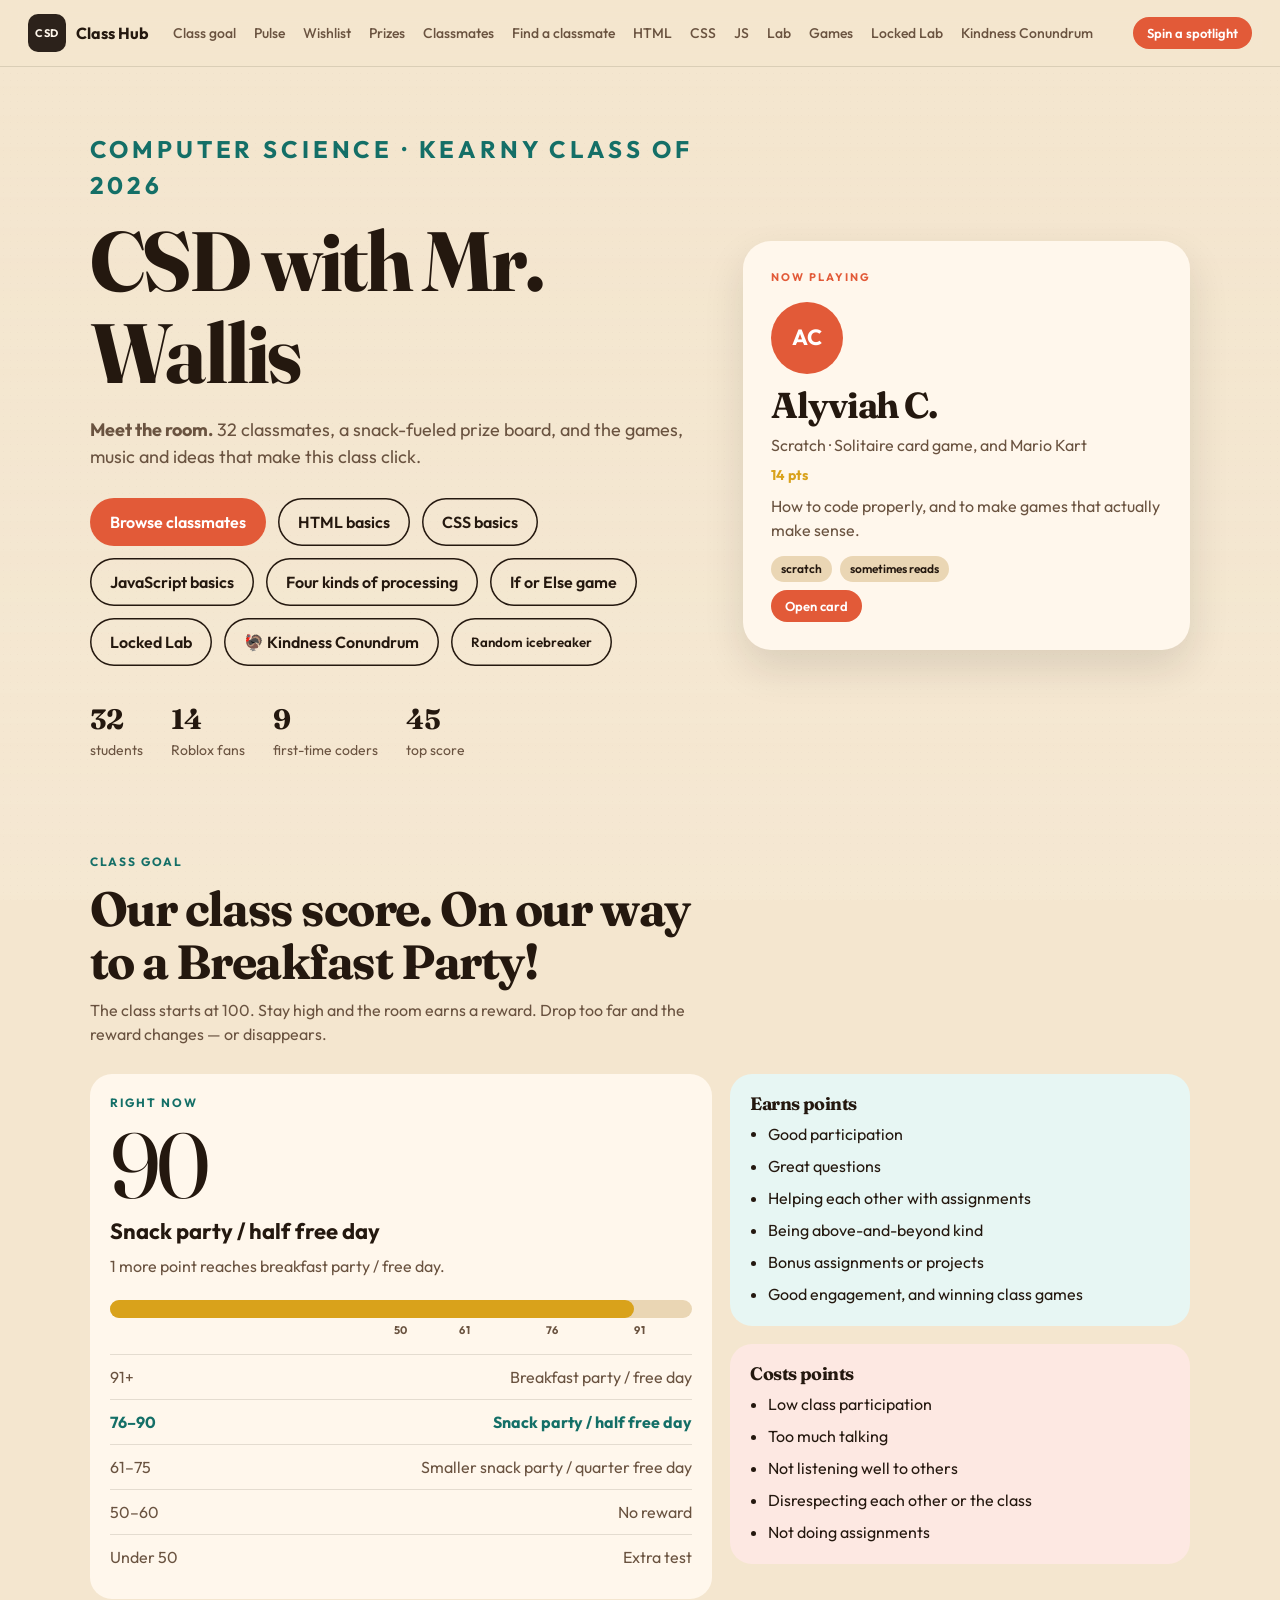
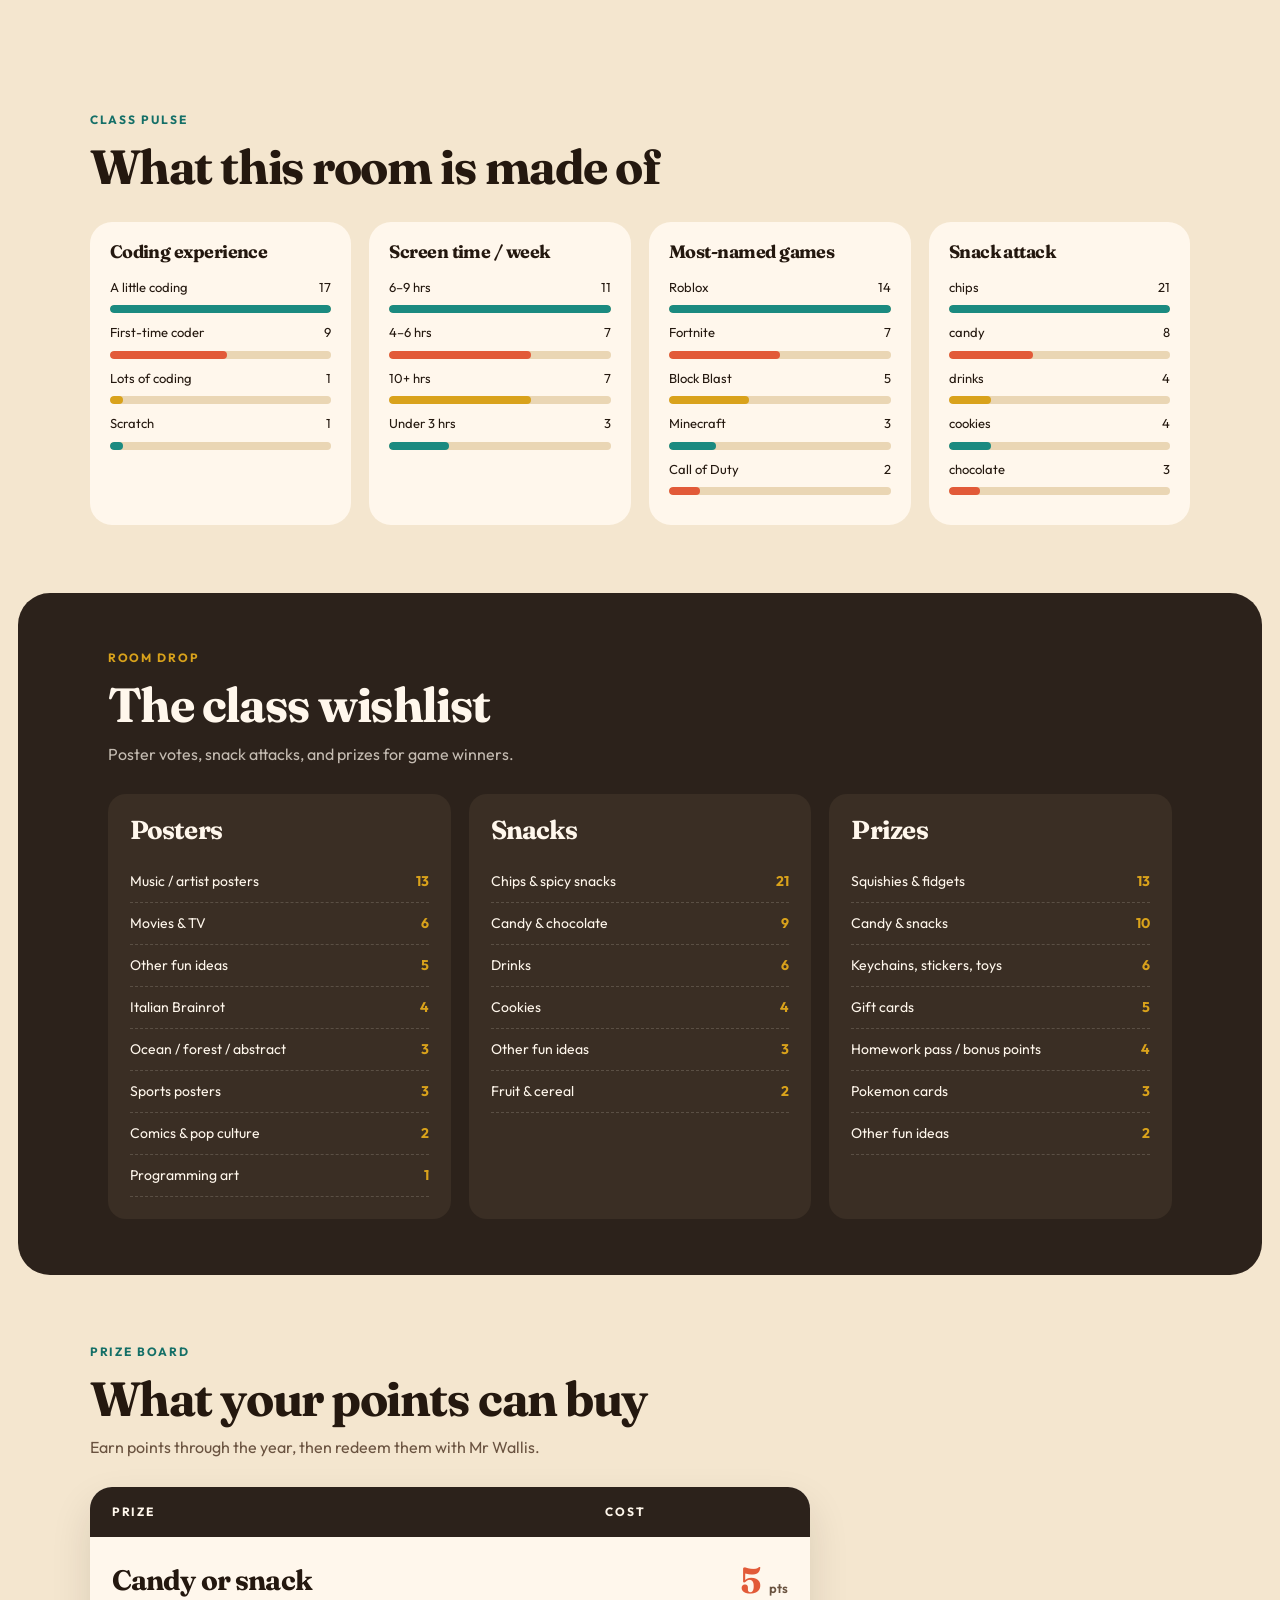
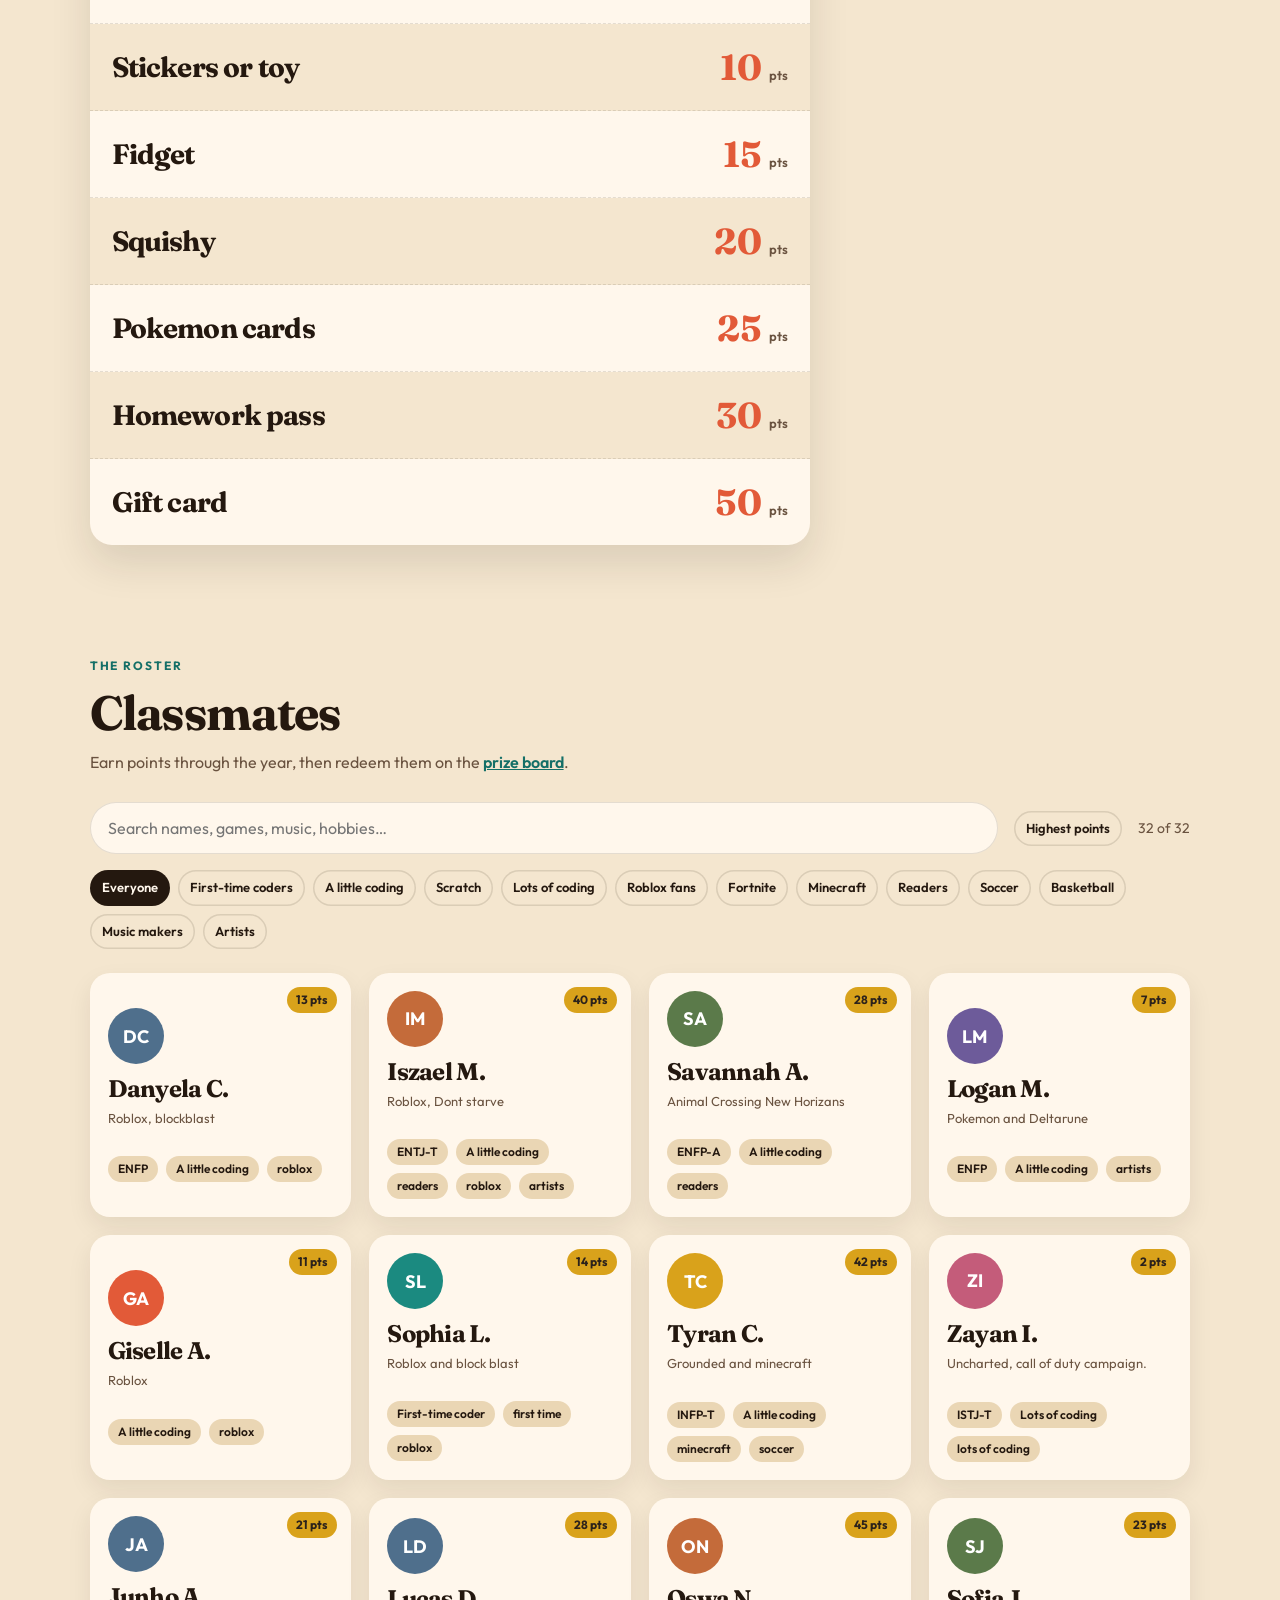
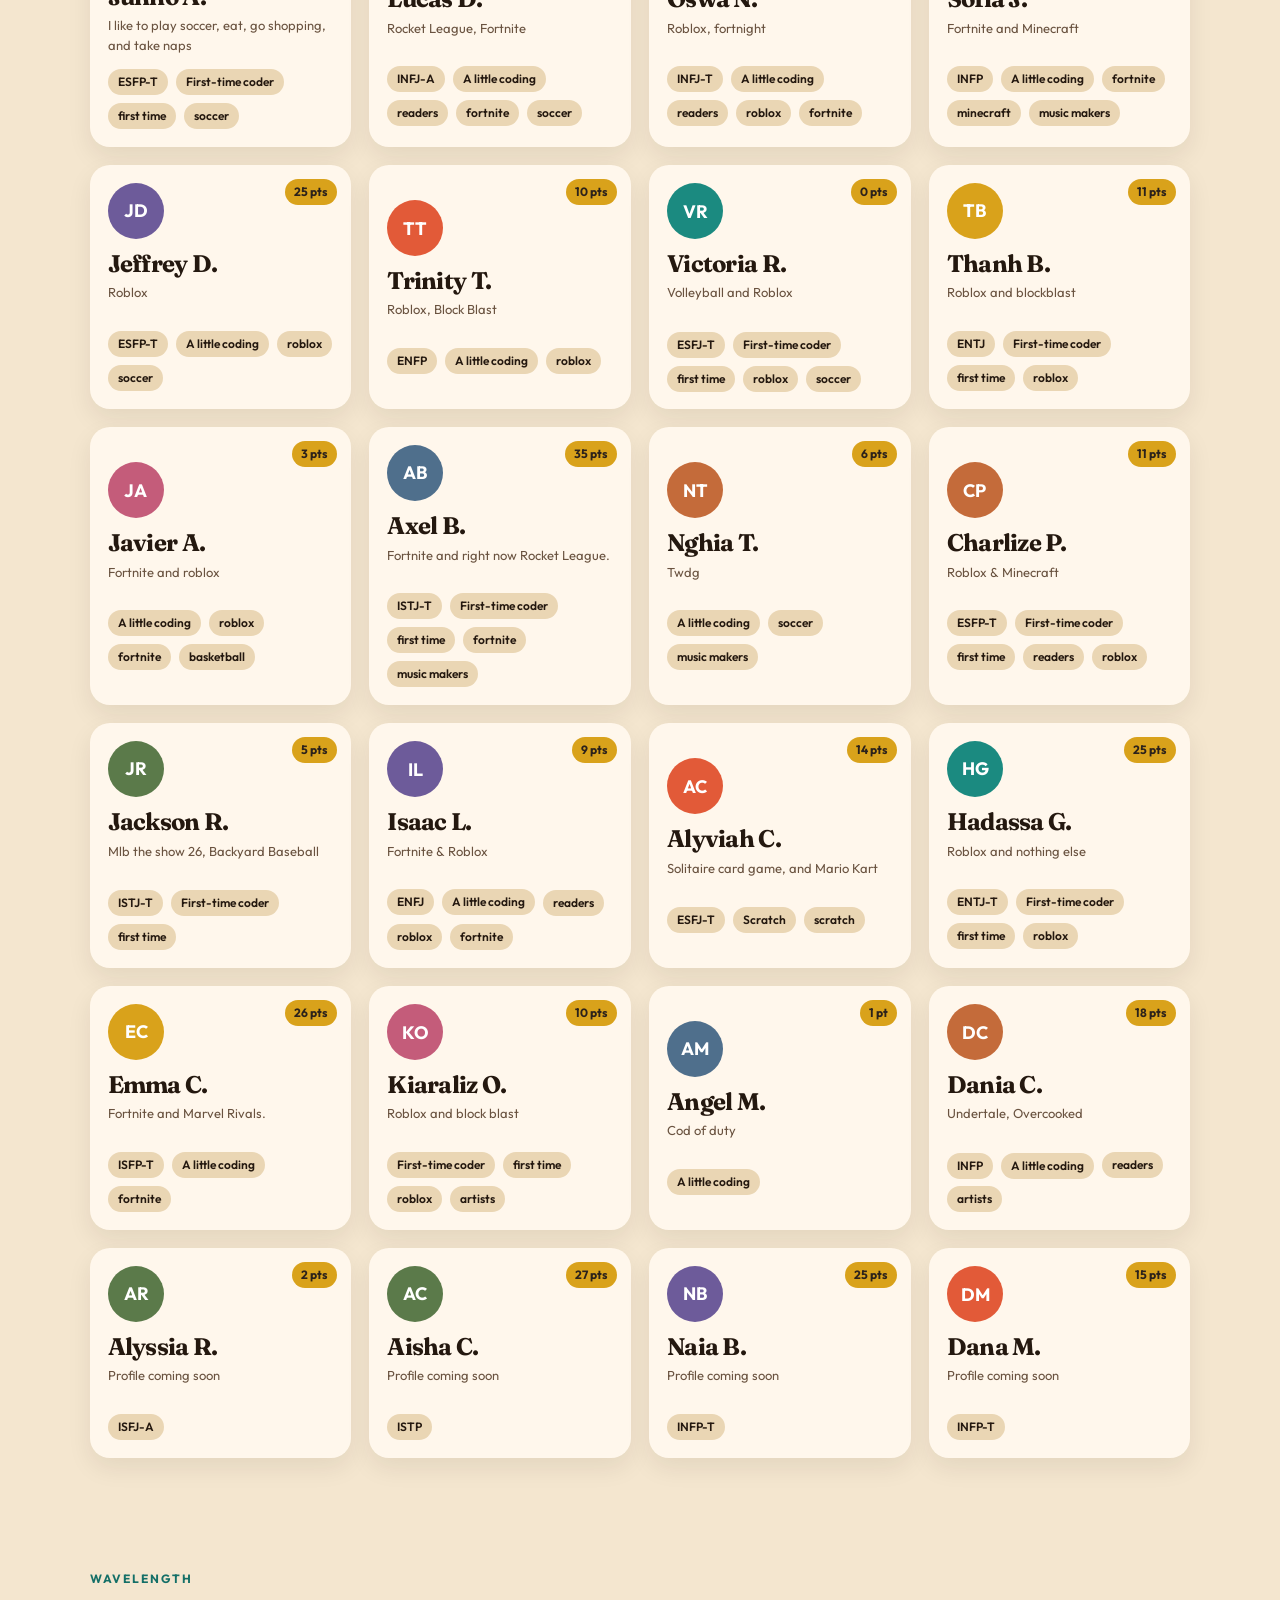
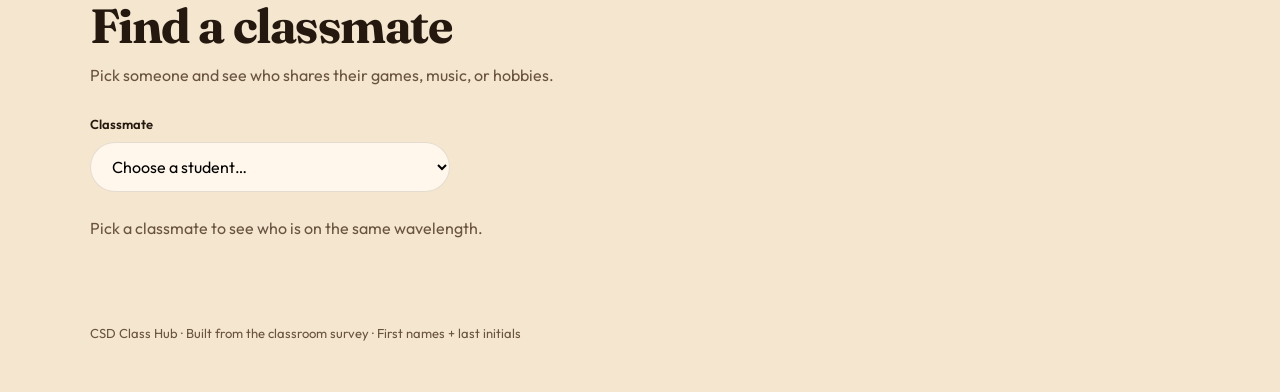
<file: index.html>
<!doctype html>
<html lang="en">
  <head>
    <meta charset="UTF-8" />
    <meta name="viewport" content="width=device-width, initial-scale=1" />
    <title>CSD Class Hub</title>
    <link rel="preconnect" href="https://fonts.googleapis.com" />
    <link rel="preconnect" href="https://fonts.gstatic.com" crossorigin />
    <link
      href="https://fonts.googleapis.com/css2?family=Fraunces:opsz,wght@9..144,500;9..144,700&family=Outfit:wght@400;500;600;700&display=swap"
      rel="stylesheet"
    />
    <link rel="stylesheet" href="styles.css" />
  </head>
  <body>
    <div class="paper-grain" aria-hidden="true"></div>

    <header class="topbar">
      <a class="brand" href="#top">
        <span class="brand-mark" aria-hidden="true">CSD</span>
        <span class="brand-text">Class Hub</span>
      </a>
      <nav class="nav">
        <a href="#goals">Class goal</a>
        <a href="#pulse">Pulse</a>
        <a href="#wishlist">Wishlist</a>
        <a href="#prizes">Prizes</a>
        <a href="#classmates">Classmates</a>
        <a href="#match">Find a classmate</a>
        <a href="html.html">HTML</a>
        <a href="css.html">CSS</a>
        <a href="js.html">JS</a>
        <a href="lab.html">Lab</a>
        <a href="games.html">Games</a>
        <a href="escape.html">Locked Lab</a>
        <a href="kindness.html">Kindness Conundrum</a>
      </nav>
      <a class="btn btn-tiny btn-ghost topbar-extra" href="html.html">HTML</a>
      <a class="btn btn-tiny btn-ghost topbar-extra" href="css.html">CSS</a>
      <a class="btn btn-tiny btn-ghost topbar-extra" href="js.html">JS</a>
      <a class="btn btn-tiny btn-ghost topbar-extra" href="lab.html">Lab</a>
      <a class="btn btn-tiny btn-ghost topbar-extra" href="games.html">Games</a>
      <a class="btn btn-tiny btn-ghost topbar-extra" href="escape.html">Locked Lab</a>
      <a class="btn btn-tiny btn-ghost topbar-extra" href="kindness.html">Kindness Conundrum</a>
      <span id="points-tools" class="points-tools" hidden>
        <button class="btn btn-tiny btn-ghost" type="button" data-points-export>
          Export points
        </button>
        <button class="btn btn-tiny btn-ghost" type="button" data-points-import>
          Import points
        </button>
      </span>
      <!-- <button class="btn btn-tiny teacher-btn" type="button" data-teacher id="teacher-btn">
        Teacher Test
      </button> -->
      <button class="btn btn-tiny" type="button" data-spotlight>Spin a spotlight</button>
      <input id="points-import" type="file" accept="application/json" hidden />
    </header>

    <!-- testting commit -->

    <main id="top">
      <section class="hero">
        <div class="hero-copy">
          <p class="kicker" style="font-size: 1.5rem">Computer Science · Kearny Class of 2026</p>
          <h1>CSD with Mr. Wallis</h1>
          <p class="lede">
            <strong>Meet the room.</strong> 32 classmates, a snack-fueled prize board, and the
            games, music and ideas that make this class click.
          </p>
          <div class="hero-actions">
            <a class="btn btn-primary" href="#classmates">Browse classmates</a>
            <a class="btn btn-ghost" href="html.html">HTML basics</a>
            <a class="btn btn-ghost" href="css.html">CSS basics</a>
            <a class="btn btn-ghost" href="js.html">JavaScript basics</a>
            <a class="btn btn-ghost" href="lab.html">Four kinds of processing</a>
            <a class="btn btn-ghost" href="games.html">If or Else game</a>
            <a class="btn btn-ghost" href="escape.html">Locked Lab</a>
            <a class="btn btn-ghost" href="kindness.html">🦃 Kindness Conundrum</a>
            <button class="btn btn-ghost" type="button" data-spotlight>Random icebreaker</button>
          </div>
          <ul class="hero-stats">
            <li><strong id="stat-count">32</strong> students</li>
            <li><strong id="stat-roblox">0</strong> Roblox fans</li>
            <li><strong id="stat-first">0</strong> first-time coders</li>
            <li><strong id="stat-points">0</strong> top score</li>
          </ul>
        </div>

        <article class="spotlight" id="spotlight" aria-live="polite">
          <p class="spotlight-label">Now playing</p>
          <div class="spotlight-avatar" id="spotlight-avatar">??</div>
          <h2 id="spotlight-name">Loading…</h2>
          <p class="spotlight-meta" id="spotlight-meta"></p>
          <p class="spotlight-points" id="spotlight-points"></p>
          <p class="spotlight-blurb" id="spotlight-blurb"></p>
          <div class="chip-row" id="spotlight-chips"></div>
          <button class="btn btn-small" type="button" id="spotlight-open">Open card</button>
        </article>
      </section>

      <section class="section" id="goals">
        <div class="section-head">
          <p class="kicker">Class goal</p>
          <h2>Our class score. On our way to a Breakfast Party!</h2>
          <p>
            The class starts at 100. Stay high and the room earns a reward. Drop too far and the
            reward changes — or disappears.
          </p>
        </div>
        <div class="goal-layout">
          <article class="panel goal-now">
            <p class="kicker">Right now</p>
            <p class="goal-score" id="goal-score">100</p>
            <p class="goal-reward" id="goal-reward">Breakfast party / free day</p>
            <p class="goal-note" id="goal-note"></p>
            <div class="goal-meter" aria-hidden="true">
              <div class="goal-meter-fill" id="goal-meter-fill"></div>
              <span class="goal-tick" style="left: 50%">50</span>
              <span class="goal-tick" style="left: 61%">61</span>
              <span class="goal-tick" style="left: 76%">76</span>
              <span class="goal-tick" style="left: 91%">91</span>
            </div>
            <ol class="goal-ladder" id="goal-ladder"></ol>
          </article>
          <div class="goal-charts">
            <article class="panel goal-chart goal-earn">
              <h3>Earns points</h3>
              <ul>
                <li>Good participation</li>
                <li>Great questions</li>
                <li>Helping each other with assignments</li>
                <li>Being above-and-beyond kind</li>
                <li>Bonus assignments or projects</li>
                <li>Good engagement, and winning class games</li>
              </ul>
            </article>
            <article class="panel goal-chart goal-cost">
              <h3>Costs points</h3>
              <ul>
                <li>Low class participation</li>
                <li>Too much talking</li>
                <li>Not listening well to others</li>
                <li>Disrespecting each other or the class</li>
                <li>Not doing assignments</li>
              </ul>
            </article>
          </div>
        </div>
      </section>

      <section class="section" id="pulse">
        <div class="section-head">
          <p class="kicker">Class pulse</p>
          <h2>What this room is made of</h2>
        </div>
        <div class="pulse-grid" id="pulse-grid"></div>
      </section>

      <section class="section wishlist-section" id="wishlist">
        <div class="section-head invert">
          <p class="kicker">Room drop</p>
          <h2>The class wishlist</h2>
          <p>Poster votes, snack attacks, and prizes for game winners.</p>
        </div>
        <div class="wishlist-grid" id="wishlist-grid"></div>
      </section>

      <section class="section" id="prizes">
        <div class="section-head">
          <p class="kicker">Prize board</p>
          <h2>What your points can buy</h2>
          <p>Earn points through the year, then redeem them with Mr Wallis.</p>
        </div>
        <div id="prize-grid"></div>
      </section>

      <section class="section" id="classmates">
        <div class="section-head">
          <p class="kicker">The roster</p>
          <h2>Classmates</h2>
          <p>
            Earn points through the year, then redeem them on the
            <a href="#prizes">prize board</a>.
          </p>
        </div>
        <div class="toolbar">
          <label class="search">
            <span class="sr-only">Search classmates</span>
            <input
              id="search"
              type="search"
              placeholder="Search names, games, music, hobbies…"
              autocomplete="off"
            />
          </label>
          <button class="filter-btn" type="button" data-sort="points" id="sort-points">
            Highest points
          </button>
          <p class="result-count" id="result-count"></p>
        </div>
        <div class="filters" id="filters" role="tablist" aria-label="Filters"></div>
        <div class="card-grid" id="card-grid"></div>
      </section>

      <section class="section match-section" id="match">
        <div class="section-head">
          <p class="kicker">Wavelength</p>
          <h2>Find a classmate</h2>
          <p>Pick someone and see who shares their games, music, or hobbies.</p>
        </div>
        <div class="match-controls">
          <label>
            <span>Classmate</span>
            <select id="match-select">
              <option value="">Choose a student…</option>
            </select>
          </label>
        </div>
        <div id="match-results" class="match-results"></div>
      </section>
    </main>

    <footer class="footer">
      <p>CSD Class Hub · Built from the classroom survey · First names + last initials</p>
    </footer>

    <dialog class="modal" id="modal">
      <div class="modal-inner">
        <button class="modal-close" type="button" id="modal-close" aria-label="Close">×</button>
        <div id="modal-body"></div>
      </div>
    </dialog>

    <dialog class="modal" id="teacher-dialog">
      <div class="modal-inner">
        <button class="modal-close" type="button" id="teacher-dialog-close" aria-label="Close">
          ×
        </button>
        <form id="teacher-form">
          <p class="kicker">Scorekeeper</p>
          <h2 id="teacher-dialog-title">Teacher unlock</h2>
          <p class="lede" id="teacher-dialog-copy">Enter your PIN to award and redeem points.</p>
          <label class="teacher-pin-field">
            <span class="sr-only">PIN</span>
            <input
              id="teacher-pin"
              type="password"
              inputmode="numeric"
              autocomplete="off"
              minlength="4"
              required
            />
          </label>
          <button class="btn btn-primary" type="submit" id="teacher-submit">Unlock</button>
        </form>
      </div>
    </dialog>

    <script src="class-goal.js"></script>
    <script src="data.js"></script>
    <script src="points.js"></script>
    <script src="app.js"></script>
  </body>
</html>
</file>
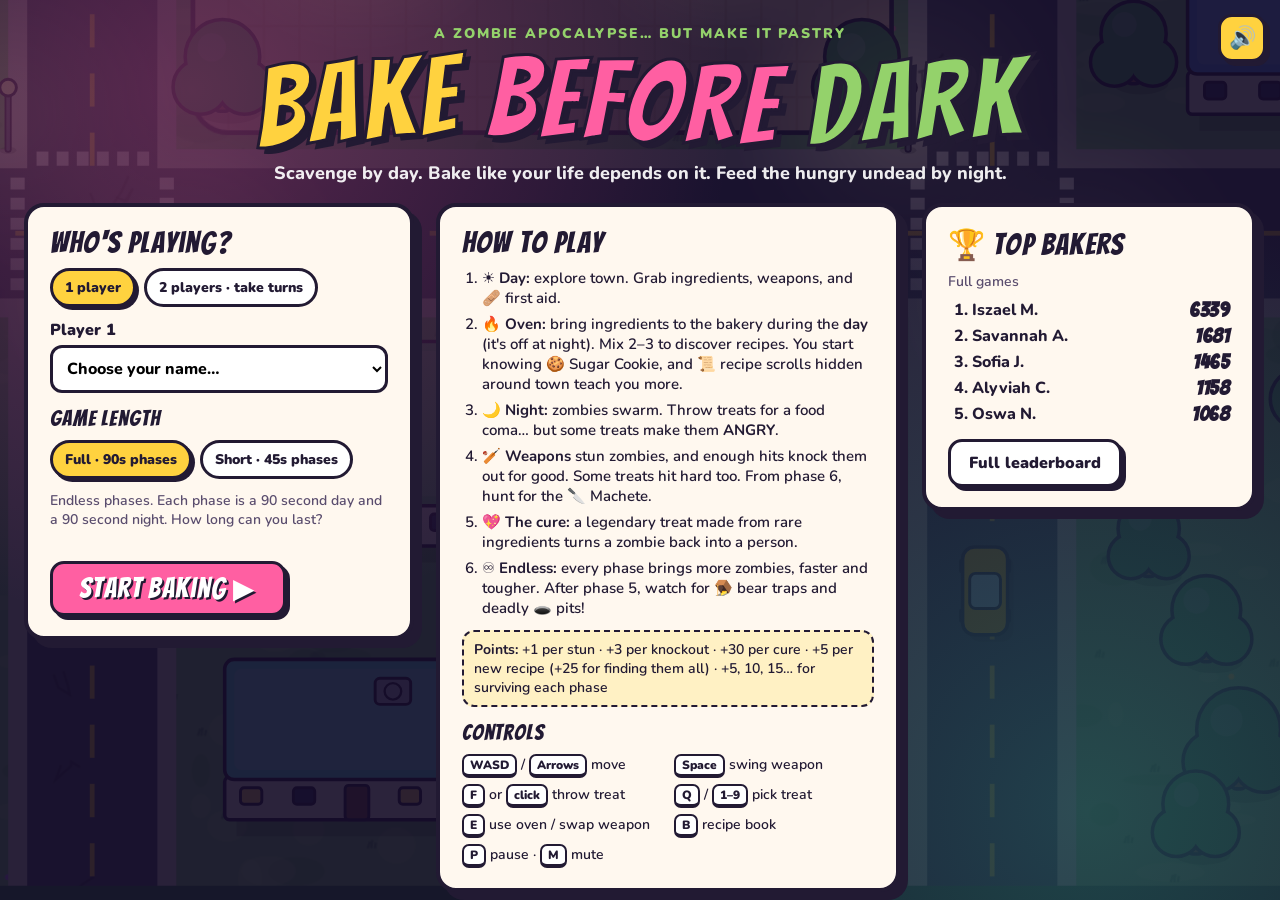
<file: bakery.html>
<!doctype html>
<html lang="en">
  <head>
    <meta charset="UTF-8" />
    <meta name="viewport" content="width=device-width, initial-scale=1" />
    <title>Bake Before Dark · CSD Class Hub</title>
    <link rel="preconnect" href="https://fonts.googleapis.com" />
    <link rel="preconnect" href="https://fonts.gstatic.com" crossorigin />
    <link
      href="https://fonts.googleapis.com/css2?family=Bangers&family=Nunito:wght@600;800;900&display=swap"
      rel="stylesheet"
    />
    <link rel="stylesheet" href="bakery.css" />
  </head>
  <body>
    <canvas id="game" aria-label="Bake Before Dark game"></canvas>
    <button id="mute" class="mute" type="button" aria-label="Mute sound" title="Mute (M)">🔊</button>

    <div id="overlay" class="overlay is-open is-solid">
      <!-- Title / setup -->
      <section class="screen is-active" id="screen-title">
        <div class="title-wrap">
          <header class="logo">
            <p class="logo-kicker">A zombie apocalypse… but make it pastry</p>
            <h1 class="logo-title"><span>Bake</span> <span>Before</span> <span>Dark</span></h1>
            <p class="logo-sub">
              Scavenge by day. Bake like your life depends on it. Feed the hungry undead by night.
            </p>
          </header>

          <div class="title-grid">
            <form class="card setup" id="setup-form" autocomplete="off">
              <h2>Who's playing?</h2>
              <div class="seg" role="radiogroup" aria-label="Number of players">
                <label><input type="radio" name="players" value="1" checked /><span>1 player</span></label>
                <label><input type="radio" name="players" value="2" /><span>2 players · take turns</span></label>
              </div>
              <label class="field"><span>Player 1</span><select id="p1"></select></label>
              <label class="field" id="p2-field" hidden><span>Player 2</span><select id="p2"></select></label>

              <h3>Game length</h3>
              <div class="seg" role="radiogroup" aria-label="Game length">
                <label><input type="radio" name="gameLength" value="full" checked /><span>Full · 90s phases</span></label>
                <label><input type="radio" name="gameLength" value="short" /><span>Short · 45s phases</span></label>
              </div>
              <p class="hint" id="length-hint">Endless phases. Each phase is a 90 second day and a 90 second night. How long can you last?</p>
              <p class="form-error" id="setup-error" aria-live="polite"></p>
              <button class="btn btn-big" type="submit">Start baking ▶</button>
            </form>

            <div class="card howto">
              <h2>How to play</h2>
              <ol class="rules">
                <li><b>☀️ Day:</b> explore town. Grab ingredients, weapons, and 🩹 first aid.</li>
                <li><b>🔥 Oven:</b> bring ingredients to the bakery during the <b>day</b> (it's off at night). Mix 2–3 to discover recipes. You start knowing 🍪 Sugar Cookie, and 📜 recipe scrolls hidden around town teach you more.</li>
                <li><b>🌙 Night:</b> zombies swarm. Throw treats for a food coma… but some treats make them <b>ANGRY</b>.</li>
                <li><b>🏏 Weapons</b> stun zombies, and enough hits knock them out for good. Some treats hit hard too. From phase 6, hunt for the 🔪 Machete.</li>
                <li><b>💖 The cure:</b> a legendary treat made from rare ingredients turns a zombie back into a person.</li>
                <li><b>♾️ Endless:</b> every phase brings more zombies, faster and tougher. After phase 5, watch for 🪤 bear traps and deadly 🕳️ pits!</li>
              </ol>
              <p class="scoring">
                <b>Points:</b> +1 per stun · +3 per knockout · +30 per cure · +5 per new recipe (+25 for finding them all) · +5, 10, 15… for surviving each phase
              </p>
              <h3>Controls</h3>
              <ul class="keys">
                <li><kbd>WASD</kbd> / <kbd>Arrows</kbd> move</li>
                <li><kbd>Space</kbd> swing weapon</li>
                <li><kbd>F</kbd> or <kbd>click</kbd> throw treat</li>
                <li><kbd>Q</kbd> / <kbd>1–9</kbd> pick treat</li>
                <li><kbd>E</kbd> use oven / swap weapon</li>
                <li><kbd>B</kbd> recipe book</li>
                <li><kbd>P</kbd> pause · <kbd>M</kbd> mute</li>
              </ul>
            </div>

            <div class="card board-mini">
              <h2>🏆 Top bakers</h2>
              <p class="hint" id="board-mini-mode">Full games</p>
              <ol id="board-mini"></ol>
              <button class="btn btn-ghost" type="button" data-go="board">Full leaderboard</button>
            </div>
          </div>
          <a class="back-link" href="games.html">← Back to Class Hub games</a>
        </div>
      </section>

      <!-- Pass the keyboard -->
      <section class="screen" id="screen-pass">
        <div class="card center-card">
          <p class="kicker" id="pass-kicker">Player 1</p>
          <h2 class="big" id="pass-name">Ready?</h2>
          <p id="pass-msg">Grab the keyboard. The sun is up… for now.</p>
          <button class="btn btn-big" type="button" id="pass-go">I'm ready! ▶</button>
        </div>
      </section>

      <!-- Pause -->
      <section class="screen" id="screen-pause">
        <div class="card center-card">
          <h2 class="big">Paused</h2>
          <div class="actions">
            <button class="btn btn-big" type="button" id="pause-resume">Resume</button>
            <button class="btn" type="button" id="pause-book">📖 Recipe book</button>
            <button class="btn btn-ghost" type="button" id="pause-quit">Quit to menu</button>
          </div>
          <ul class="keys compact">
            <li><kbd>WASD</kbd> move</li>
            <li><kbd>Space</kbd> swing</li>
            <li><kbd>F</kbd> / <kbd>click</kbd> throw</li>
            <li><kbd>Q</kbd> / <kbd>1–9</kbd> pick treat</li>
            <li><kbd>E</kbd> oven / swap weapon</li>
            <li><kbd>B</kbd> book</li>
          </ul>
        </div>
      </section>

      <!-- Oven -->
      <section class="screen" id="screen-bake">
        <div class="bake-wrap">
          <div class="card bake-card">
            <h2>🔥 The Oven</h2>
            <p class="hint">
              Pick 2 or 3 ingredients, then bake. Experiment! Wrong combos burn, so read the hints in your book.
            </p>
            <div class="bake-slots" id="bake-slots"></div>
            <div class="pantry" id="bake-pantry"></div>
            <p class="bake-result" id="bake-result" aria-live="polite"></p>
            <div class="actions">
              <button class="btn btn-big" type="button" id="bake-go">Bake! (Enter)</button>
              <button class="btn" type="button" id="bake-clear">Clear</button>
              <button class="btn btn-ghost" type="button" id="bake-close">Back to game (Esc)</button>
            </div>
          </div>
          <aside class="card book-card">
            <h3>📖 Recipe book</h3>
            <ul class="book" id="bake-book"></ul>
          </aside>
        </div>
      </section>

      <!-- Recipe book -->
      <section class="screen" id="screen-book">
        <div class="card book-solo">
          <h2 class="big">📖 Recipe book</h2>
          <p class="hint">Recipes you discover this game show up here. Feed a treat to a zombie to learn what it does.</p>
          <ul class="book" id="book-list"></ul>
          <button class="btn" type="button" id="book-close">Back (Esc)</button>
        </div>
      </section>

      <!-- One player's game over -->
      <section class="screen" id="screen-over">
        <div class="card center-card">
          <p class="kicker" id="over-kicker"></p>
          <h2 class="big" id="over-title"></h2>
          <p id="over-msg"></p>
          <dl class="stats" id="over-stats"></dl>
          <p class="rank" id="over-rank"></p>
          <button class="btn btn-big" type="button" id="over-next">Next ▶</button>
        </div>
      </section>

      <!-- Session results -->
      <section class="screen" id="screen-results">
        <div class="card results-card">
          <h2 class="big" id="results-title">Results</h2>
          <table class="table">
            <thead>
              <tr><th>Player</th><th>Score</th><th>Reached</th><th>Cures</th><th>Class points</th></tr>
            </thead>
            <tbody id="results-body"></tbody>
          </table>
          <div class="export">
            <h3>Class points</h3>
            <p class="hint">Copy this and send it to your teacher so your score goes on the class leaderboard and your class points get added.</p>
            <textarea id="results-json" readonly rows="4"></textarea>
            <button class="btn btn-small" type="button" id="results-copy">Copy</button>
          </div>
          <div class="actions">
            <button class="btn btn-big" type="button" id="results-again">Play again</button>
            <button class="btn" type="button" id="results-new">New players</button>
            <button class="btn btn-ghost" type="button" data-go="board">Leaderboard</button>
          </div>
        </div>
      </section>

      <!-- Leaderboard -->
      <section class="screen" id="screen-board">
        <div class="card board-card">
          <h2 class="big">🏆 Leaderboard</h2>
          <div class="seg tabs" role="tablist">
            <button type="button" data-board="full" class="is-on">Full games</button>
            <button type="button" data-board="short">Short games</button>
          </div>
          <table class="table">
            <thead>
              <tr><th>#</th><th>Baker</th><th>Score</th><th>Reached</th><th>Cures</th><th>Date</th></tr>
            </thead>
            <tbody id="board-body"></tbody>
          </table>
          <p class="hint">Class scores update when your teacher posts them. ⏳ = only on this Chromebook so far.</p>
          <details class="teacher" id="teacher-panel" hidden>
            <summary>Teacher: scores and class points from this Chromebook</summary>
            <p class="hint" id="teacher-count"></p>
            <textarea id="teacher-json" readonly rows="5"></textarea>
            <div class="actions">
              <button class="btn btn-small" type="button" id="teacher-copy">Copy</button>
            </div>
          </details>
          <div class="actions">
            <button class="btn" type="button" data-go="title">Back</button>
          </div>
        </div>
      </section>
    </div>

    <script src="data.js"></script>
    <script src="bakery-scores.js"></script>
    <script src="bakery.js"></script>
  </body>
</html>
</file>
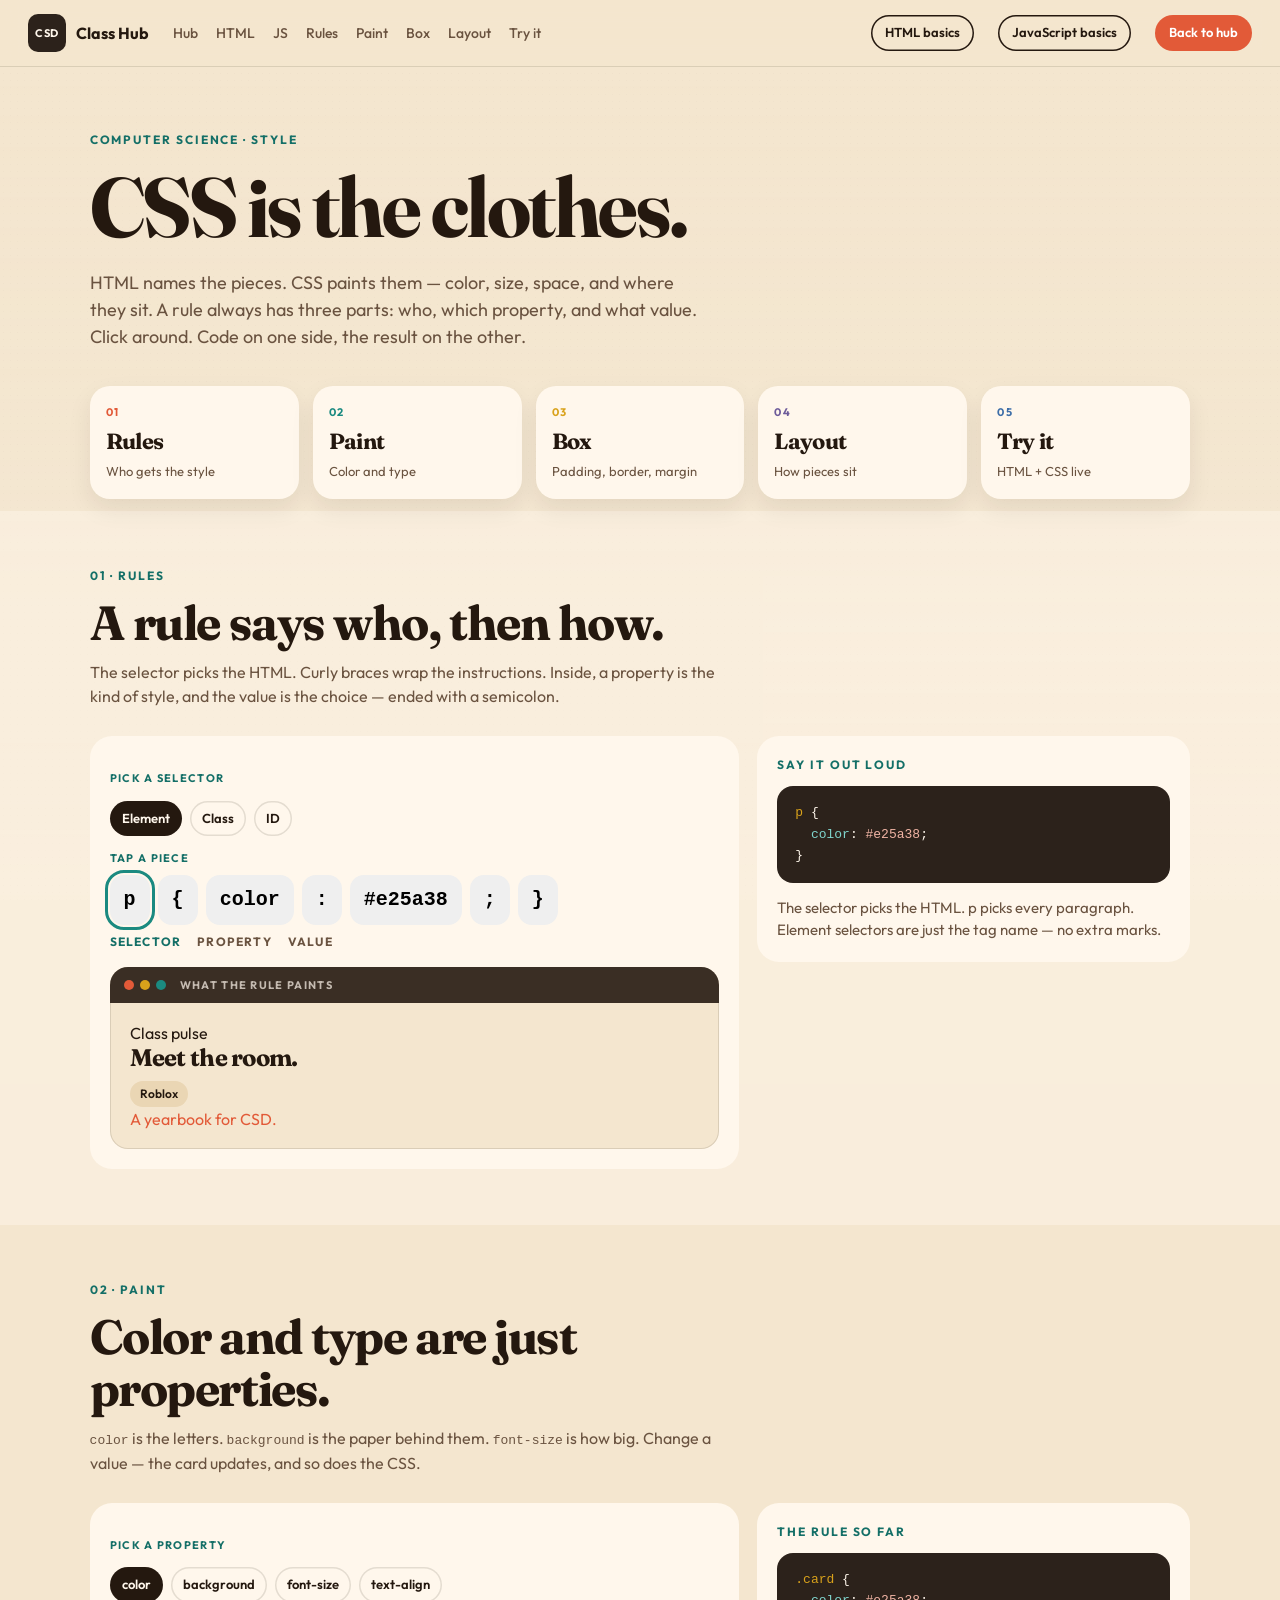
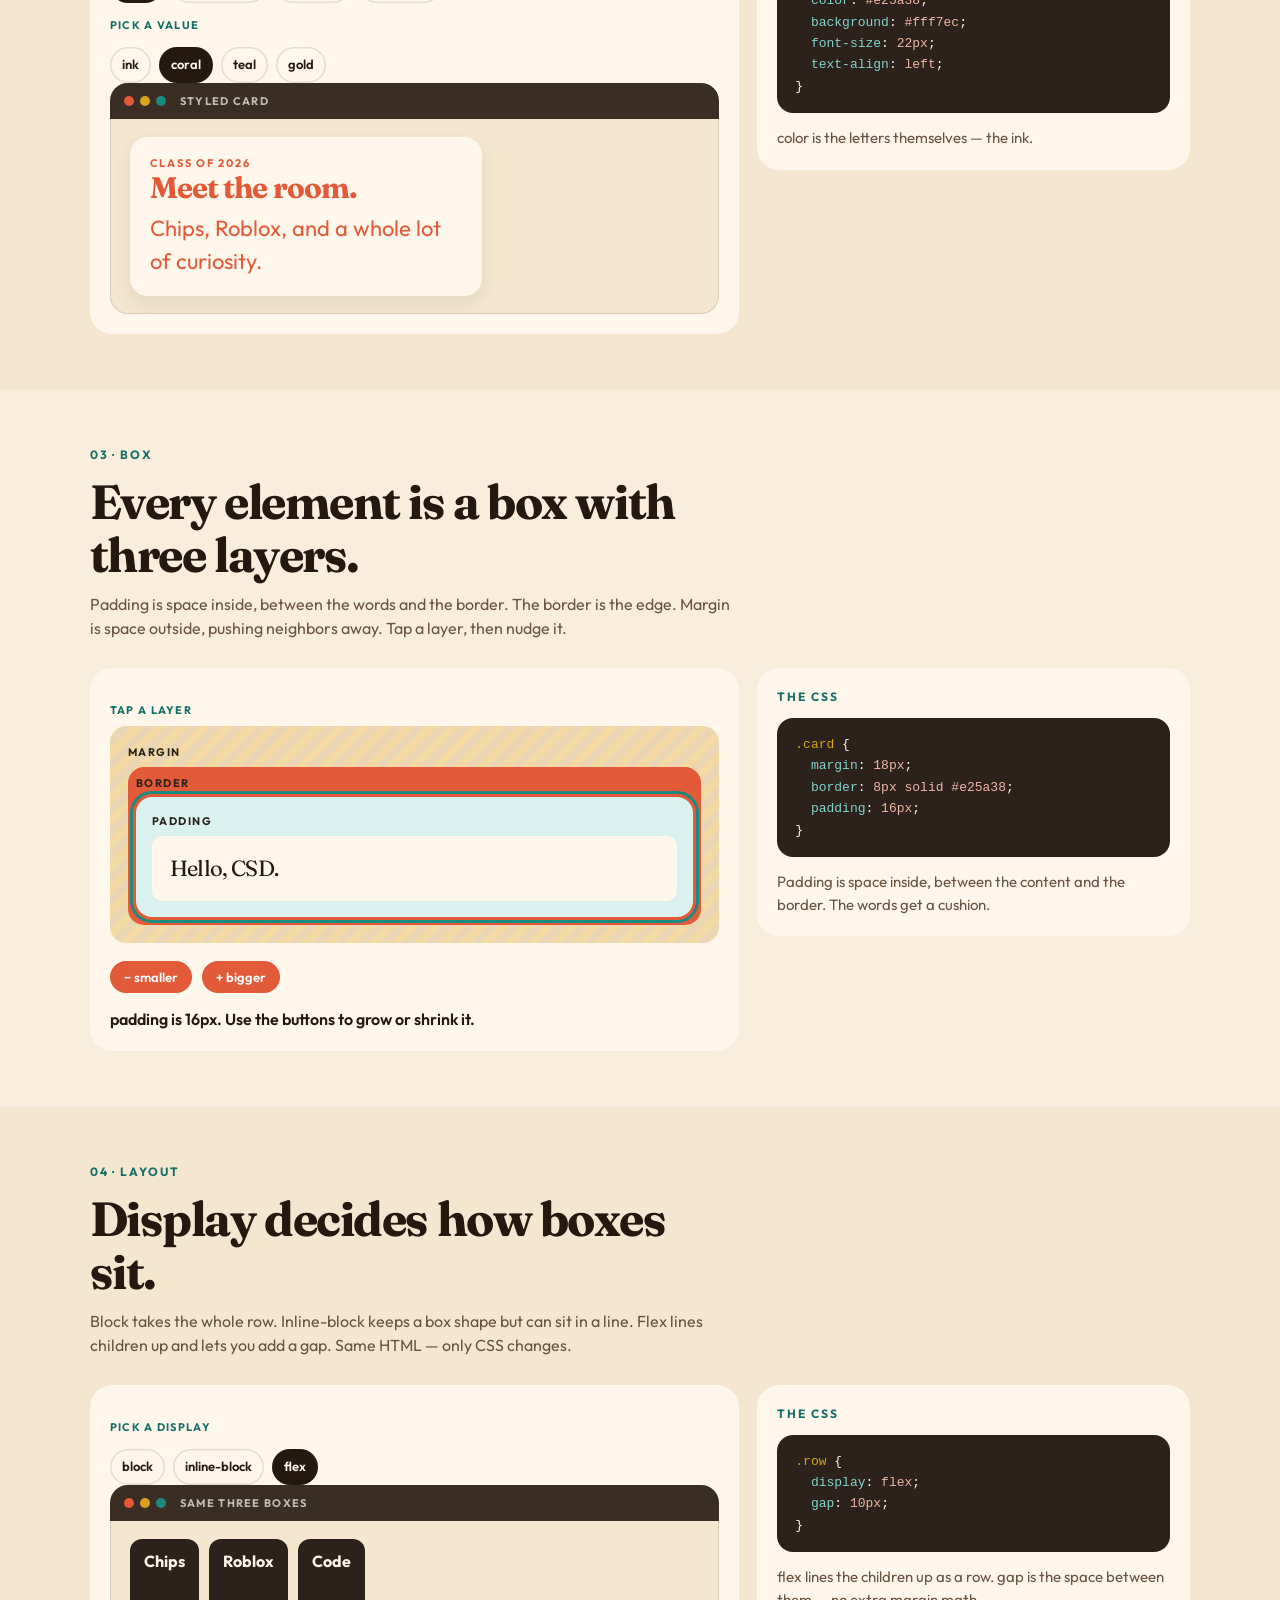
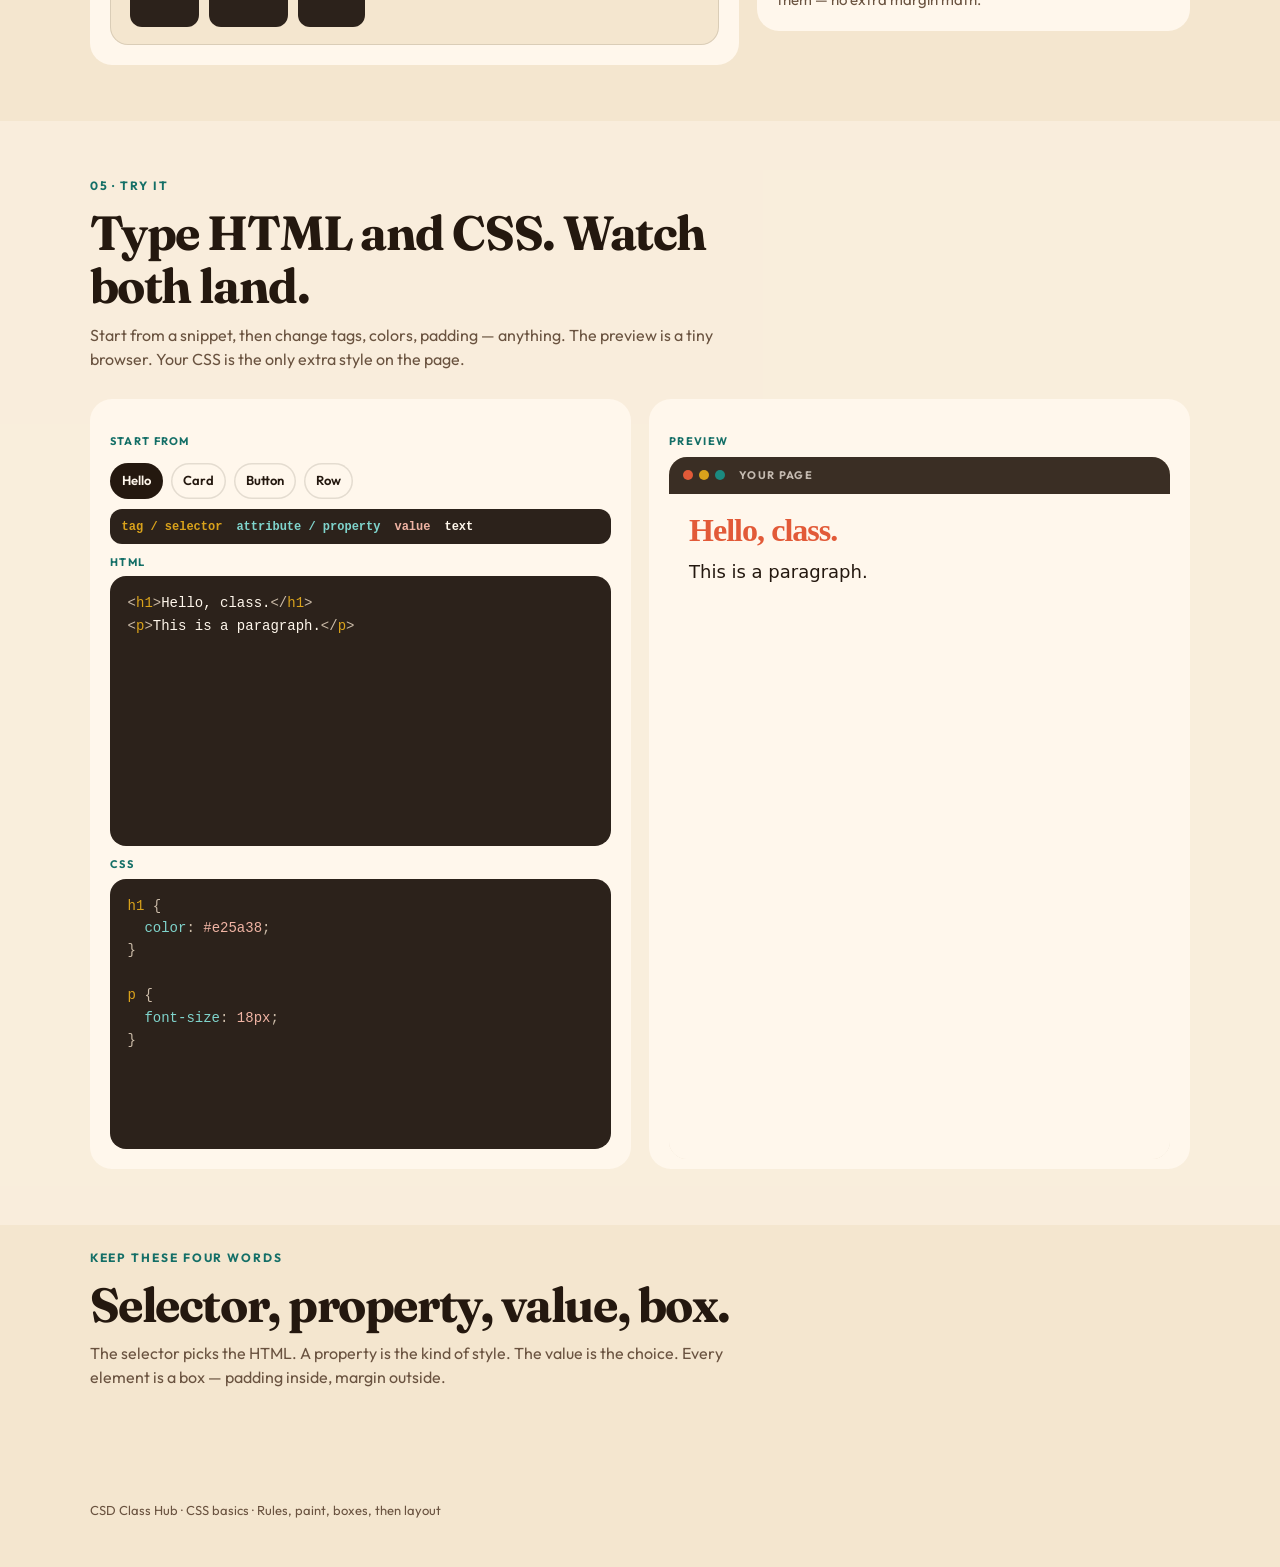
<file: css.html>
<!doctype html>
<html lang="en">
  <head>
    <meta charset="UTF-8" />
    <meta name="viewport" content="width=device-width, initial-scale=1" />
    <title>CSS basics · CSD Class Hub</title>
    <link rel="preconnect" href="https://fonts.googleapis.com" />
    <link rel="preconnect" href="https://fonts.gstatic.com" crossorigin />
    <link
      href="https://fonts.googleapis.com/css2?family=Fraunces:opsz,wght@9..144,500;9..144,700&family=Outfit:wght@400;500;600;700&display=swap"
      rel="stylesheet"
    />
    <link rel="stylesheet" href="styles.css" />
    <link rel="stylesheet" href="lab.css" />
    <link rel="stylesheet" href="html.css" />
    <link rel="stylesheet" href="css.css" />
  </head>
  <body class="html-page css-page">
    <div class="paper-grain" aria-hidden="true"></div>

    <header class="topbar">
      <a class="brand" href="index.html">
        <span class="brand-mark" aria-hidden="true">CSD</span>
        <span class="brand-text">Class Hub</span>
      </a>
      <nav class="nav">
        <a href="index.html">Hub</a>
        <a href="html.html">HTML</a>
        <a href="js.html">JS</a>
        <a href="#rules">Rules</a>
        <a href="#paint">Paint</a>
        <a href="#box">Box</a>
        <a href="#layout">Layout</a>
        <a href="#try">Try it</a>
      </nav>
      <a class="btn btn-tiny btn-ghost" href="html.html">HTML basics</a>
      <a class="btn btn-tiny btn-ghost" href="js.html">JavaScript basics</a>
      <a class="btn btn-tiny" href="index.html">Back to hub</a>
    </header>

    <main id="top">
      <section class="hero lab-hero">
        <div class="hero-copy">
          <p class="kicker">Computer science · Style</p>
          <h1>CSS is the clothes.</h1>
          <p class="lede">
            HTML names the pieces. CSS paints them — color, size, space, and where they sit. A rule
            always has three parts: who, which property, and what value. Click around. Code on one
            side, the result on the other.
          </p>
        </div>
        <nav class="station-jump html-jump" aria-label="CSS stations">
          <a class="station-card" href="#rules">
            <span>01</span>
            <strong>Rules</strong>
            <em>Who gets the style</em>
          </a>
          <a class="station-card" href="#paint">
            <span>02</span>
            <strong>Paint</strong>
            <em>Color and type</em>
          </a>
          <a class="station-card" href="#box">
            <span>03</span>
            <strong>Box</strong>
            <em>Padding, border, margin</em>
          </a>
          <a class="station-card" href="#layout">
            <span>04</span>
            <strong>Layout</strong>
            <em>How pieces sit</em>
          </a>
          <a class="station-card" href="#try">
            <span>05</span>
            <strong>Try it</strong>
            <em>HTML + CSS live</em>
          </a>
        </nav>
      </section>

      <section class="section lab-station" id="rules">
        <div class="section-head">
          <p class="kicker">01 · Rules</p>
          <h2>A rule says who, then how.</h2>
          <p>
            The selector picks the HTML. Curly braces wrap the instructions. Inside, a property is
            the kind of style, and the value is the choice — ended with a semicolon.
          </p>
        </div>
        <div class="lab-split">
          <div class="panel lab-play">
            <p class="points-sub">Pick a selector</p>
            <div class="chip-row" id="rule-chips"></div>
            <p class="points-sub">Tap a piece</p>
            <div class="tag-sandwich" id="rule-sandwich" role="group" aria-label="Parts of a CSS rule"></div>
            <p class="tag-caption" id="rule-caption"></p>
            <div class="mini-browser">
              <div class="mini-chrome" aria-hidden="true">
                <span></span>
                <span></span>
                <span></span>
                <em>what the rule paints</em>
              </div>
              <div class="mini-page" id="rule-preview"></div>
            </div>
          </div>
          <aside class="panel lab-notes">
            <p class="kicker">Say it out loud</p>
            <pre class="code-caption" id="rule-code"></pre>
            <p class="lab-explain" id="rule-explain"></p>
          </aside>
        </div>
      </section>

      <section class="section lab-station" id="paint">
        <div class="section-head">
          <p class="kicker">02 · Paint</p>
          <h2>Color and type are just properties.</h2>
          <p>
            <code>color</code> is the letters. <code>background</code> is the paper behind them.
            <code>font-size</code> is how big. Change a value — the card updates, and so does the
            CSS.
          </p>
        </div>
        <div class="lab-split">
          <div class="panel lab-play">
            <p class="points-sub">Pick a property</p>
            <div class="chip-row" id="paint-props"></div>
            <p class="points-sub">Pick a value</p>
            <div class="chip-row" id="paint-values"></div>
            <div class="mini-browser">
              <div class="mini-chrome" aria-hidden="true">
                <span></span>
                <span></span>
                <span></span>
                <em>styled card</em>
              </div>
              <div class="mini-page">
                <article class="paint-card" id="paint-card">
                  <p class="paint-kicker">Class of 2026</p>
                  <h2>Meet the room.</h2>
                  <p>Chips, Roblox, and a whole lot of curiosity.</p>
                </article>
              </div>
            </div>
          </div>
          <aside class="panel lab-notes">
            <p class="kicker">The rule so far</p>
            <pre class="code-caption" id="paint-code"></pre>
            <p class="lab-explain" id="paint-explain"></p>
          </aside>
        </div>
      </section>

      <section class="section lab-station" id="box">
        <div class="section-head">
          <p class="kicker">03 · Box</p>
          <h2>Every element is a box with three layers.</h2>
          <p>
            Padding is space inside, between the words and the border. The border is the edge.
            Margin is space outside, pushing neighbors away. Tap a layer, then nudge it.
          </p>
        </div>
        <div class="lab-split">
          <div class="panel lab-play">
            <p class="points-sub">Tap a layer</p>
            <div class="box-stage" id="box-stage">
              <div class="box-layer box-margin" data-box="margin" role="button" tabindex="0">
                <span class="box-layer-label">margin</span>
                <div class="box-layer box-border" data-box="border" role="button" tabindex="0">
                  <span class="box-layer-label">border</span>
                  <div class="box-layer box-padding" data-box="padding" role="button" tabindex="0">
                    <span class="box-layer-label">padding</span>
                    <span class="box-content">Hello, CSD.</span>
                  </div>
                </div>
              </div>
            </div>
            <div class="lab-actions">
              <button class="btn btn-small" type="button" data-box-nudge="-4">− smaller</button>
              <button class="btn btn-small" type="button" data-box-nudge="4">+ bigger</button>
            </div>
            <p class="lab-status" id="box-status"></p>
          </div>
          <aside class="panel lab-notes">
            <p class="kicker">The CSS</p>
            <pre class="code-caption" id="box-code"></pre>
            <p class="lab-explain" id="box-explain"></p>
          </aside>
        </div>
      </section>

      <section class="section lab-station" id="layout">
        <div class="section-head">
          <p class="kicker">04 · Layout</p>
          <h2>Display decides how boxes sit.</h2>
          <p>
            Block takes the whole row. Inline-block keeps a box shape but can sit in a line. Flex
            lines children up and lets you add a gap. Same HTML — only CSS changes.
          </p>
        </div>
        <div class="lab-split">
          <div class="panel lab-play">
            <p class="points-sub">Pick a display</p>
            <div class="chip-row" id="layout-chips"></div>
            <div class="mini-browser">
              <div class="mini-chrome" aria-hidden="true">
                <span></span>
                <span></span>
                <span></span>
                <em>same three boxes</em>
              </div>
              <div class="mini-page">
                <div class="layout-row" id="layout-row">
                  <div class="layout-item">Chips</div>
                  <div class="layout-item">Roblox</div>
                  <div class="layout-item">Code</div>
                </div>
              </div>
            </div>
          </div>
          <aside class="panel lab-notes">
            <p class="kicker">The CSS</p>
            <pre class="code-caption" id="layout-code"></pre>
            <p class="lab-explain" id="layout-explain"></p>
          </aside>
        </div>
      </section>

      <section class="section lab-station" id="try">
        <div class="section-head">
          <p class="kicker">05 · Try it</p>
          <h2>Type HTML and CSS. Watch both land.</h2>
          <p>
            Start from a snippet, then change tags, colors, padding — anything. The preview is a
            tiny browser. Your CSS is the only extra style on the page.
          </p>
        </div>
        <div class="try-split css-try">
          <div class="panel lab-play">
            <p class="points-sub">Start from</p>
            <div class="chip-row" id="try-chips"></div>
            <ul class="code-key" aria-label="Color key">
              <li><code class="code-tag">tag / selector</code></li>
              <li><code class="code-attr">attribute / property</code></li>
              <li><code class="code-val">value</code></li>
              <li><code class="code-content">text</code></li>
            </ul>
            <label class="try-editor">
              <span class="try-label">HTML</span>
              <div class="code-editor">
                <pre class="code-highlight" id="try-html-hl" aria-hidden="true"></pre>
                <textarea id="try-html" spellcheck="false" rows="8"></textarea>
              </div>
            </label>
            <label class="try-editor">
              <span class="try-label">CSS</span>
              <div class="code-editor">
                <pre class="code-highlight" id="try-css-hl" aria-hidden="true"></pre>
                <textarea id="try-css" spellcheck="false" rows="8"></textarea>
              </div>
            </label>
          </div>
          <div class="panel lab-play">
            <p class="points-sub">Preview</p>
            <div class="mini-browser try-browser">
              <div class="mini-chrome" aria-hidden="true">
                <span></span>
                <span></span>
                <span></span>
                <em>your page</em>
              </div>
              <iframe id="try-frame" class="try-frame" title="HTML and CSS preview" sandbox=""></iframe>
            </div>
          </div>
        </div>
      </section>

      <section class="section lab-close">
        <div class="section-head">
          <p class="kicker">Keep these four words</p>
          <h2>Selector, property, value, box.</h2>
          <p>
            The selector picks the HTML. A property is the kind of style. The value is the choice.
            Every element is a box — padding inside, margin outside.
          </p>
        </div>
      </section>
    </main>

    <footer class="footer">
      <p>CSD Class Hub · CSS basics · Rules, paint, boxes, then layout</p>
    </footer>

    <script src="code-highlight.js"></script>
    <script src="css.js"></script>
  </body>
</html>
</file>
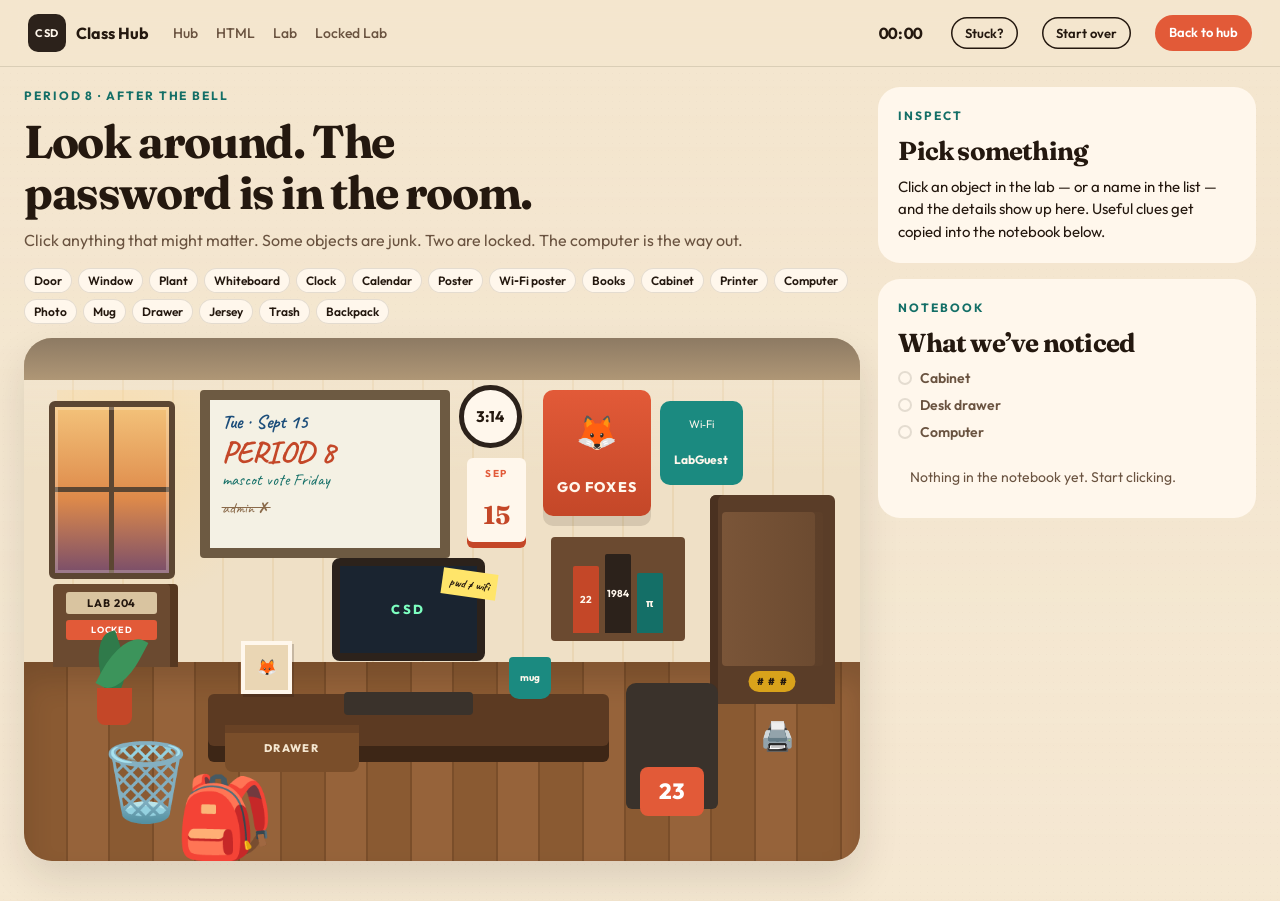
<file: escape.html>
<!doctype html>
<html lang="en">
  <head>
    <meta charset="UTF-8" />
    <meta name="viewport" content="width=device-width, initial-scale=1" />
    <title>Locked Lab · CSD Class Hub</title>
    <link rel="preconnect" href="https://fonts.googleapis.com" />
    <link rel="preconnect" href="https://fonts.gstatic.com" crossorigin />
    <link
      href="https://fonts.googleapis.com/css2?family=Caveat:wght@500;700&family=Fraunces:opsz,wght@9..144,500;9..144,700&family=Outfit:wght@400;500;600;700&display=swap"
      rel="stylesheet"
    />
    <link rel="stylesheet" href="styles.css" />
    <link rel="stylesheet" href="escape.css" />
  </head>
  <body class="escape-page">
    <div class="paper-grain" aria-hidden="true"></div>

    <header class="topbar">
      <a class="brand" href="index.html">
        <span class="brand-mark" aria-hidden="true">CSD</span>
        <span class="brand-text">Class Hub</span>
      </a>
      <nav class="nav">
        <a href="index.html">Hub</a>
        <a href="html.html">HTML</a>
        <a href="lab.html">Lab</a>
        <a href="escape.html" aria-current="page">Locked Lab</a>
      </nav>
      <p class="escape-timer" id="timer" aria-live="off">00:00</p>
      <button class="btn btn-tiny btn-ghost" type="button" id="hint-btn">Stuck?</button>
      <button class="btn btn-tiny btn-ghost" type="button" id="reset-btn">Start over</button>
      <a class="btn btn-tiny" href="index.html">Back to hub</a>
    </header>

    <main class="escape-shell">
      <p class="escape-hint" id="hint-banner" hidden></p>

      <div class="escape-layout">
        <section class="escape-stage-wrap">
          <p class="kicker">Period 8 · After the bell</p>
          <h1 class="escape-title">Look around. The password is in the room.</h1>
          <p class="escape-lede">
            Click anything that might matter. Some objects are junk. Two are locked. The computer is
            the way out.
          </p>
          <div class="look-list" id="look-list" aria-label="Things you can inspect"></div>

          <div class="scene" id="scene" role="img" aria-label="Computer lab with clickable objects">
            <div class="scene-ceiling"></div>
            <div class="scene-wall"></div>
            <div class="scene-floor"></div>
            <div class="scene-glow" aria-hidden="true"></div>

            <div class="prop prop-window" aria-hidden="true">
              <span class="window-sky"></span>
              <span class="window-sash"></span>
            </div>
            <div class="prop prop-door" aria-hidden="true">
              <span class="door-plate">LAB 204</span>
              <span class="door-lock">LOCKED</span>
            </div>
            <div class="prop prop-plant" aria-hidden="true">
              <span class="plant-leaf"></span>
              <span class="plant-leaf plant-leaf-2"></span>
              <span class="plant-pot"></span>
            </div>
            <div class="prop prop-board" aria-hidden="true">
              <p class="board-date">Tue · Sept 15</p>
              <p class="board-period">PERIOD 8</p>
              <p class="board-note">mascot vote Friday</p>
              <p class="board-doodle">admin ✗</p>
            </div>
            <div class="prop prop-clock" aria-hidden="true">
              <span class="clock-face">3:14</span>
            </div>
            <div class="prop prop-calendar" aria-hidden="true">
              <span class="cal-month">SEP</span>
              <span class="cal-day">15</span>
            </div>
            <div class="prop prop-fox" aria-hidden="true">
              <span class="fox-art">🦊</span>
              <span class="fox-text">GO FOXES</span>
            </div>
            <div class="prop prop-wifi" aria-hidden="true">
              <span>Wi‑Fi</span>
              <strong>LabGuest</strong>
            </div>
            <div class="prop prop-shelf" aria-hidden="true">
              <span class="book book-a">22</span>
              <span class="book book-b">1984</span>
              <span class="book book-c">π</span>
            </div>
            <div class="prop prop-cabinet" id="cabinet-prop" aria-hidden="true">
              <span class="cab-door"></span>
              <span class="cab-lock"># # #</span>
            </div>
            <div class="prop prop-printer" aria-hidden="true">🖨️</div>
            <div class="prop prop-desk" aria-hidden="true"></div>
            <div class="prop prop-computer" id="computer-prop" aria-hidden="true">
              <span class="monitor-screen">CSD</span>
              <span class="sticky-note">pwd ≠ wifi</span>
              <span class="keyboard-deck"></span>
            </div>
            <div class="prop prop-photo" aria-hidden="true">🦊</div>
            <div class="prop prop-mug" aria-hidden="true">mug</div>
            <div class="prop prop-drawer" id="drawer-prop" aria-hidden="true">
              <span>DRAWER</span>
            </div>
            <div class="prop prop-chair" aria-hidden="true">
              <span class="jersey-num">23</span>
            </div>
            <div class="prop prop-trash" aria-hidden="true">🗑️</div>
            <div class="prop prop-bag" aria-hidden="true">🎒</div>

            <div class="hotspots" id="hotspots"></div>
          </div>
        </section>

        <aside class="escape-side">
          <article class="panel inspect-card" id="inspect">
            <p class="kicker" id="inspect-kicker">Inspect</p>
            <h2 id="inspect-title">Pick something</h2>
            <div class="inspect-body" id="inspect-body">
              <p>
                Click an object in the lab — or a name in the list — and the details show up here.
                Useful clues get copied into the notebook below.
              </p>
            </div>
          </article>

          <article class="panel notebook-card">
            <p class="kicker">Notebook</p>
            <h2>What we’ve noticed</h2>
            <ul class="progress-list" id="progress-list">
              <li data-flag="cabinetOpen">Cabinet</li>
              <li data-flag="drawerOpen">Desk drawer</li>
              <li data-flag="won">Computer</li>
            </ul>
            <ul class="clue-list" id="clue-list">
              <li class="clue-empty">Nothing in the notebook yet. Start clicking.</li>
            </ul>
          </article>
        </aside>
      </div>
    </main>

    <div class="escape-overlay is-open" id="intro" role="dialog" aria-labelledby="intro-title">
      <div class="overlay-card">
        <p class="kicker">Escape the computer lab</p>
        <h2 id="intro-title">The door just locked.</h2>
        <p>
          Period 8 is over, and the lab computer engaged the after-hours lock. The only way out is
          to sign in. The password is somewhere in this room — if you actually look.
        </p>
        <ul class="overlay-steps">
          <li>Click objects. Some clues matter. Some are decoys.</li>
          <li>Unlock the cabinet, then the desk drawer.</li>
          <li>Type the computer password to open the door.</li>
        </ul>
        <p class="overlay-time">About 20–25 minutes if you talk it out.</p>
        <button class="btn btn-primary" type="button" id="start-btn">Enter the lab</button>
      </div>
    </div>

    <div class="escape-overlay" id="win" role="dialog" aria-labelledby="win-title">
      <div class="overlay-card overlay-win">
        <p class="kicker">Door unlocked</p>
        <h2 id="win-title">You read the room.</h2>
        <p id="win-time"></p>
        <ol class="win-recap">
          <li>
            <strong>Cabinet 204</strong> — the room number, sitting on the door. The trash spelled
            it out.
          </li>
          <li>
            <strong>Drawer 0915</strong> — today’s date as month then day. Calendar + sticky.
          </li>
          <li>
            <strong>Password FOX8</strong> — mascot on the wall + period on the whiteboard. The
            wifi, the clock, and jersey 23 were bait.
          </li>
        </ol>
        <p class="win-moral">
          The skill isn’t guessing. It’s noticing what’s around you, ignoring the noise, and
          connecting two true things.
        </p>
        <div class="hero-actions">
          <button class="btn btn-primary" type="button" id="play-again-btn">Play again</button>
          <a class="btn btn-ghost" href="index.html">Back to hub</a>
        </div>
      </div>
    </div>

    <script src="escape.js"></script>
  </body>
</html>
</file>
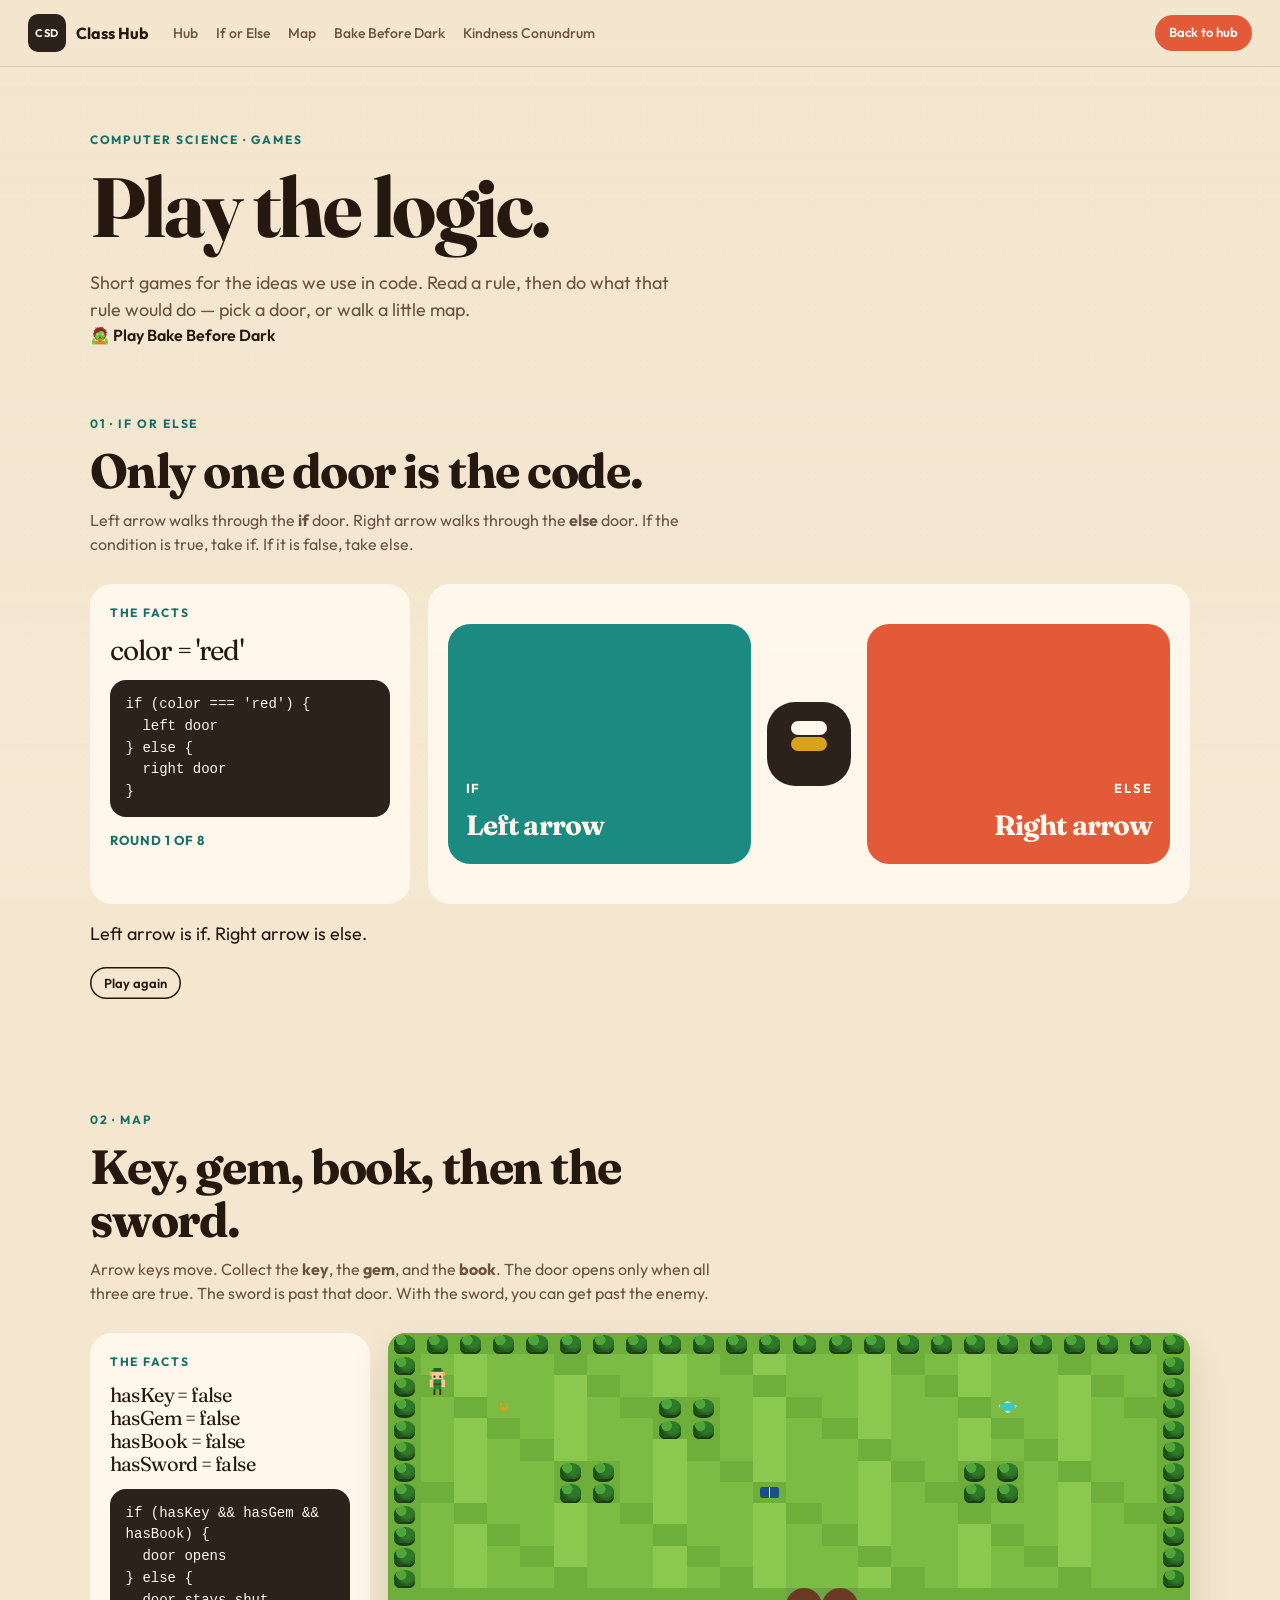
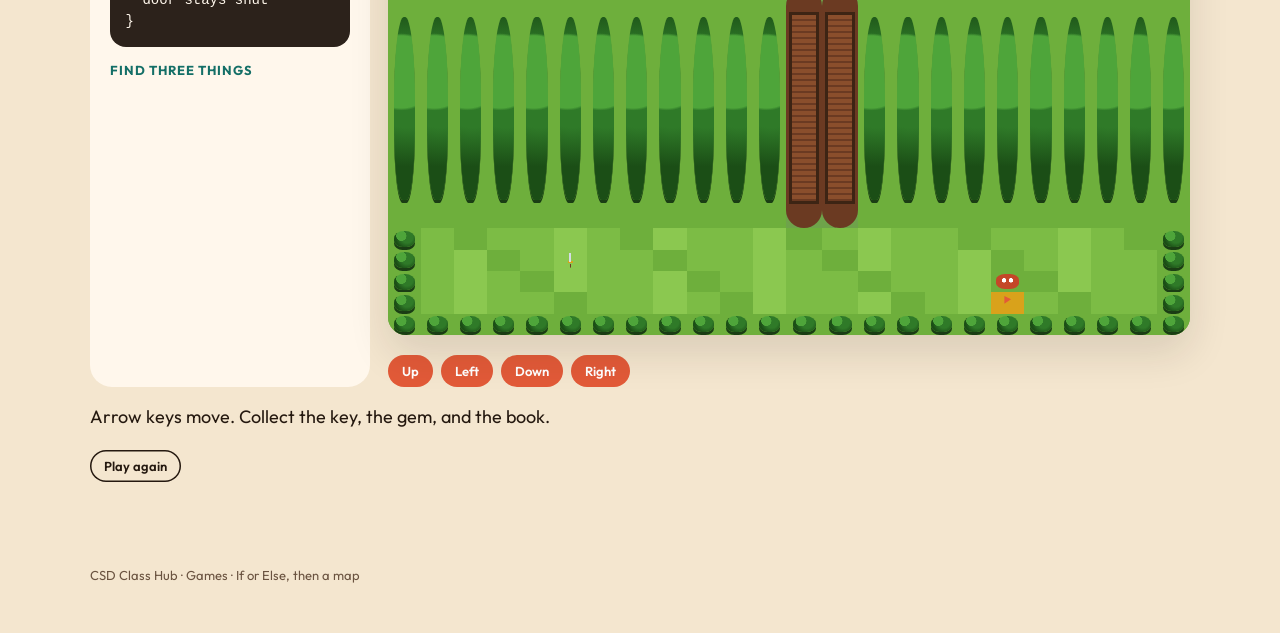
<file: games.html>
<!doctype html>
<html lang="en">
  <head>
    <meta charset="UTF-8" />
    <meta name="viewport" content="width=device-width, initial-scale=1" />
    <title>Games · CSD Class Hub</title>
    <link rel="preconnect" href="https://fonts.googleapis.com" />
    <link rel="preconnect" href="https://fonts.gstatic.com" crossorigin />
    <link
      href="https://fonts.googleapis.com/css2?family=Fraunces:opsz,wght@9..144,500;9..144,700&family=Outfit:wght@400;500;600;700&display=swap"
      rel="stylesheet"
    />
    <link rel="stylesheet" href="styles.css" />
    <link rel="stylesheet" href="games.css" />
  </head>
  <body class="games-page">
    <div class="paper-grain" aria-hidden="true"></div>

    <header class="topbar">
      <a class="brand" href="index.html">
        <span class="brand-mark" aria-hidden="true">CSD</span>
        <span class="brand-text">Class Hub</span>
      </a>
      <nav class="nav">
        <a href="index.html">Hub</a>
        <a href="#if-else">If or Else</a>
        <a href="#quest">Map</a>
        <a href="bakery.html">Bake Before Dark</a>
        <a href="kindness.html">Kindness Conundrum</a>
      </nav>
      <a class="btn btn-tiny" href="index.html">Back to hub</a>
    </header>

    <main id="top">
      <section class="hero">
        <div class="hero-copy">
          <p class="kicker">Computer science · Games</p>
          <h1>Play the logic.</h1>
          <p class="lede">
            Short games for the ideas we use in code. Read a rule, then do what that rule would do —
            pick a door, or walk a little map.
          </p>
          <p><a class="btn" href="bakery.html">🧟 Play Bake Before Dark</a></p>
        </div>
      </section>

      <section class="section" id="if-else">
        <div class="section-head">
          <p class="kicker">01 · If or Else</p>
          <h2>Only one door is the code.</h2>
          <p>
            Left arrow walks through the <strong>if</strong> door. Right arrow walks through the
            <strong>else</strong> door. If the condition is true, take if. If it is false, take else.
          </p>
        </div>

        <div class="game-layout">
          <aside class="panel game-facts">
            <p class="kicker">The facts</p>
            <p class="game-fact" id="game-fact">Press an arrow to start.</p>
            <pre class="game-code" id="game-code">if ( ? ) {
  left door
} else {
  right door
}</pre>
            <p class="game-progress" id="game-progress">Round 1 of 8</p>
          </aside>

          <div class="panel game-stage" id="game-stage">
            <button class="door door-if" type="button" id="door-if" data-door="if">
              <span>If</span>
              <strong>Left arrow</strong>
            </button>
            <div class="bot" id="game-bot" aria-hidden="true">
              <span class="bot-face"></span>
            </div>
            <button class="door door-else" type="button" id="door-else" data-door="else">
              <span>Else</span>
              <strong>Right arrow</strong>
            </button>
          </div>
        </div>

        <p class="game-status" id="game-status" aria-live="polite">
          Left arrow is if. Right arrow is else.
        </p>
        <div class="lab-actions game-actions">
          <button class="btn btn-small btn-ghost" type="button" id="game-restart">Play again</button>
        </div>
      </section>

      <section class="section" id="quest">
        <div class="section-head">
          <p class="kicker">02 · Map</p>
          <h2>Key, gem, book, then the sword.</h2>
          <p>
            Arrow keys move. Collect the <strong>key</strong>, the <strong>gem</strong>, and the
            <strong>book</strong>. The door opens only when all three are true. The sword is past
            that door. With the sword, you can get past the enemy.
          </p>
        </div>

        <div class="game-layout">
          <aside class="panel game-facts">
            <p class="kicker">The facts</p>
            <p class="game-fact" id="quest-facts">hasKey = false</p>
            <pre class="game-code" id="quest-code"></pre>
            <p class="game-progress" id="quest-where">Above the gate</p>
          </aside>
          <div>
            <div class="quest-map" id="quest-map" tabindex="0" role="application" aria-label="Logic map">
              <div class="quest-grid" id="quest-grid"></div>
              <div class="quest-player face-down" id="quest-player" aria-hidden="true">
                <svg class="hero-svg hero-front" viewBox="0 0 16 16">
                  <rect x="5" y="1" width="6" height="2" fill="#1f8a34" />
                  <rect x="6" y="0" width="4" height="2" fill="#146626" />
                  <rect x="4" y="2" width="2" height="2" fill="#e2b84a" />
                  <rect x="10" y="2" width="2" height="2" fill="#e2b84a" />
                  <rect x="5" y="2" width="6" height="4" fill="#f3c89a" />
                  <rect x="6" y="4" width="1" height="1" fill="#24180f" />
                  <rect x="9" y="4" width="1" height="1" fill="#24180f" />
                  <rect x="4" y="6" width="2" height="4" fill="#f3c89a" />
                  <rect x="10" y="6" width="2" height="4" fill="#f3c89a" />
                  <rect x="6" y="6" width="4" height="5" fill="#1f8a34" />
                  <rect x="6" y="8" width="4" height="1" fill="#6b3a22" />
                  <rect x="6" y="11" width="1" height="3" fill="#4a2c16" />
                  <rect x="9" y="11" width="1" height="3" fill="#4a2c16" />
                  <g class="hero-sword">
                    <rect x="12" y="6" width="2" height="7" fill="#d5dde4" />
                    <rect x="11" y="6" width="4" height="2" fill="#d9a21b" />
                  </g>
                </svg>
                <svg class="hero-svg hero-back" viewBox="0 0 16 16">
                  <rect x="6" y="0" width="4" height="2" fill="#146626" />
                  <rect x="4" y="1" width="8" height="3" fill="#1f8a34" />
                  <rect x="5" y="3" width="6" height="2" fill="#e2b84a" />
                  <rect x="6" y="5" width="4" height="6" fill="#1f8a34" />
                  <rect x="6" y="8" width="4" height="1" fill="#6b3a22" />
                  <rect x="4" y="6" width="2" height="3" fill="#1f8a34" />
                  <rect x="10" y="6" width="2" height="3" fill="#1f8a34" />
                  <rect x="6" y="11" width="1" height="3" fill="#4a2c16" />
                  <rect x="9" y="11" width="1" height="3" fill="#4a2c16" />
                  <g class="hero-sword">
                    <rect x="12" y="5" width="2" height="7" fill="#d5dde4" />
                    <rect x="11" y="5" width="4" height="2" fill="#d9a21b" />
                  </g>
                </svg>
              </div>
            </div>
            <div class="quest-pad" aria-label="Move">
              <button class="btn btn-small" type="button" data-move="ArrowUp">Up</button>
              <button class="btn btn-small" type="button" data-move="ArrowLeft">Left</button>
              <button class="btn btn-small" type="button" data-move="ArrowDown">Down</button>
              <button class="btn btn-small" type="button" data-move="ArrowRight">Right</button>
            </div>
          </div>
        </div>

        <p class="game-status" id="quest-status" aria-live="polite">
          Arrow keys move. Collect the key, the gem, and the book.
        </p>
        <div class="game-actions">
          <button class="btn btn-small btn-ghost" type="button" id="quest-restart">Play again</button>
        </div>
      </section>
    </main>

    <footer class="footer">
      <p>CSD Class Hub · Games · If or Else, then a map</p>
    </footer>

    <script src="games.js"></script>
  </body>
</html>
</file>
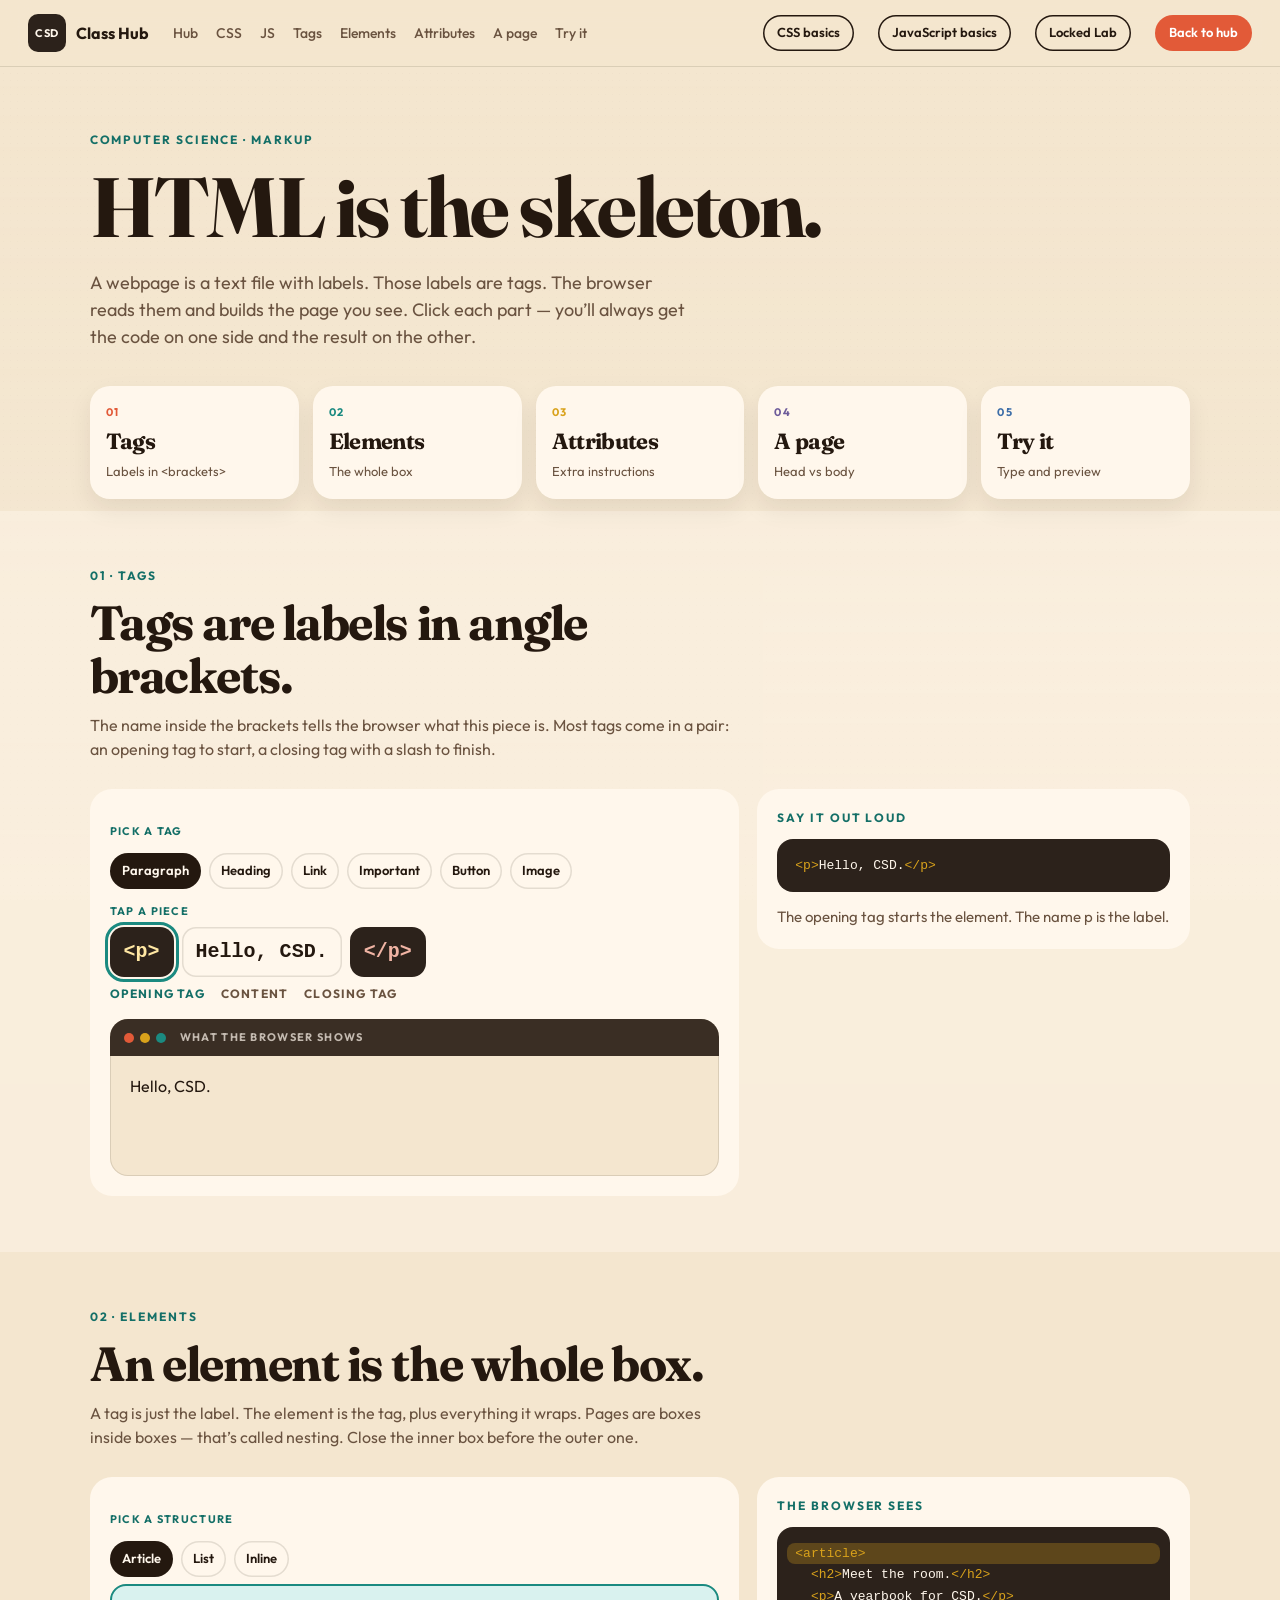
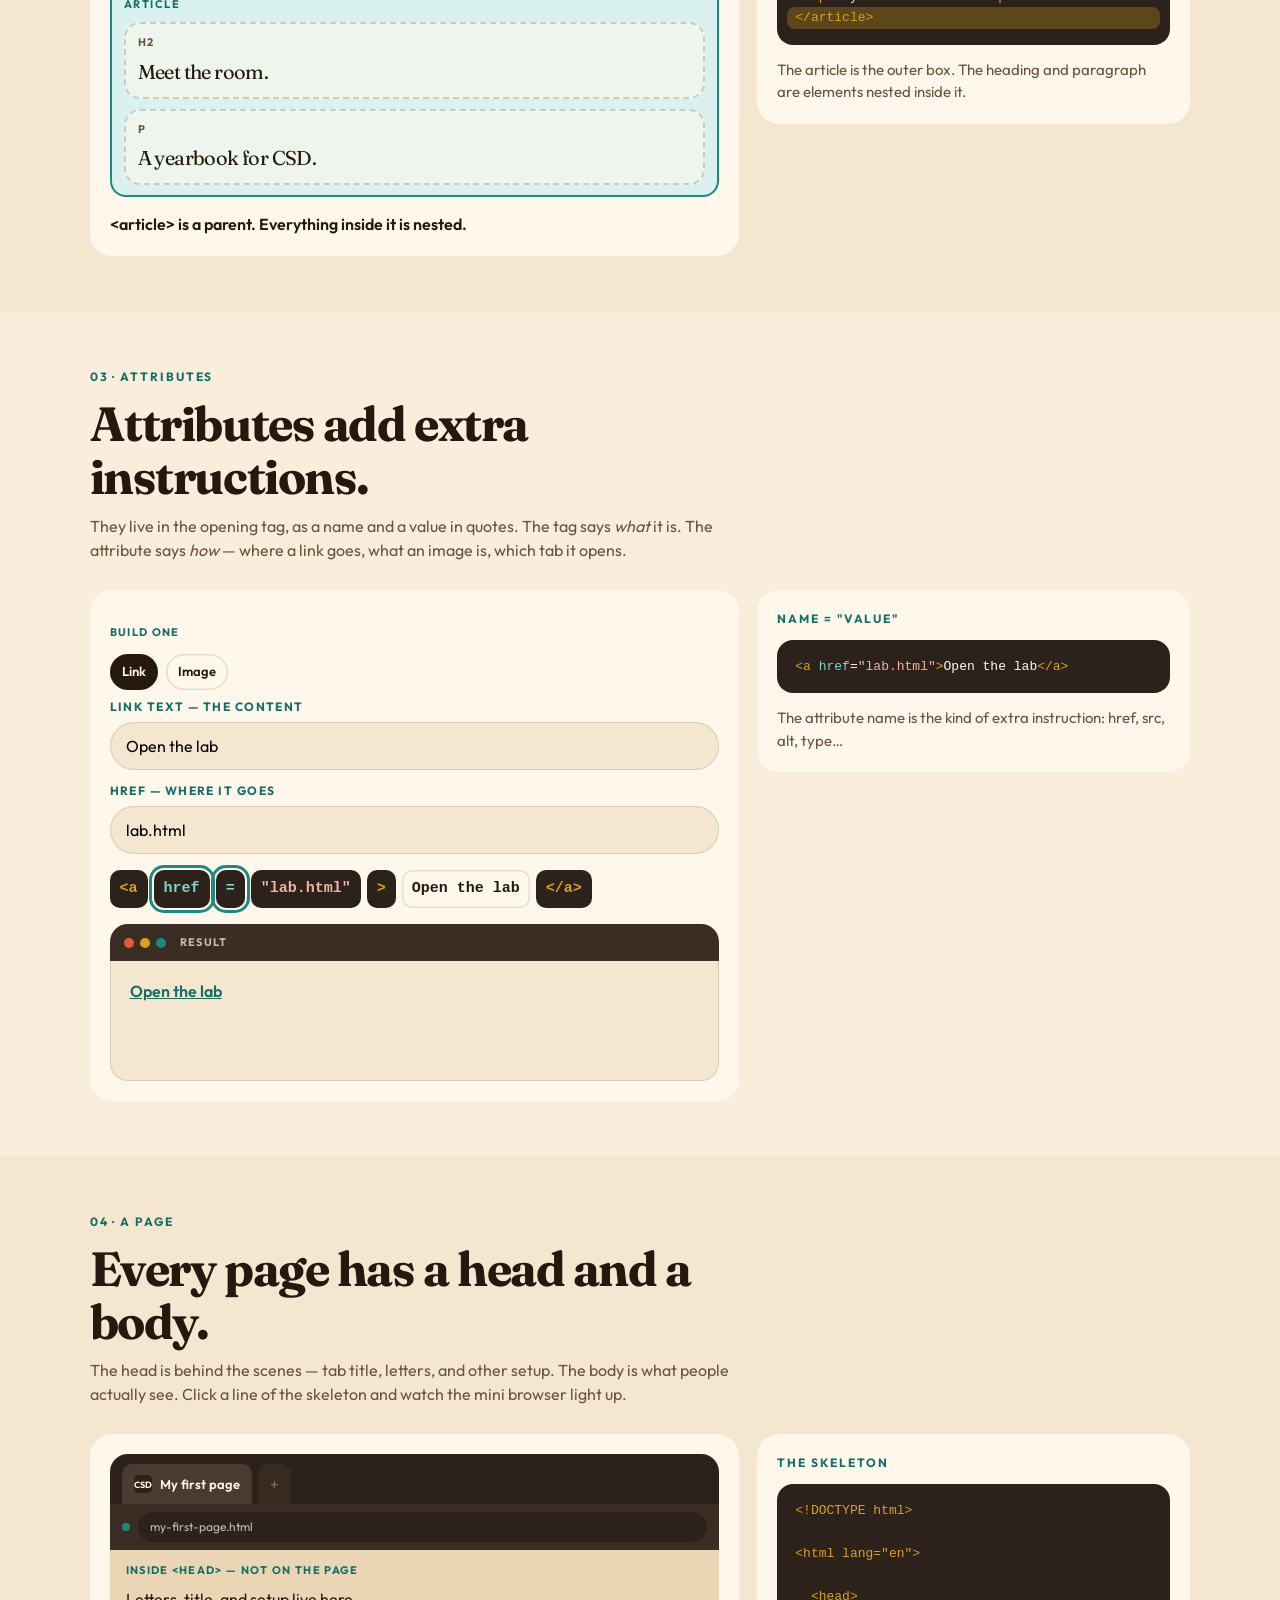
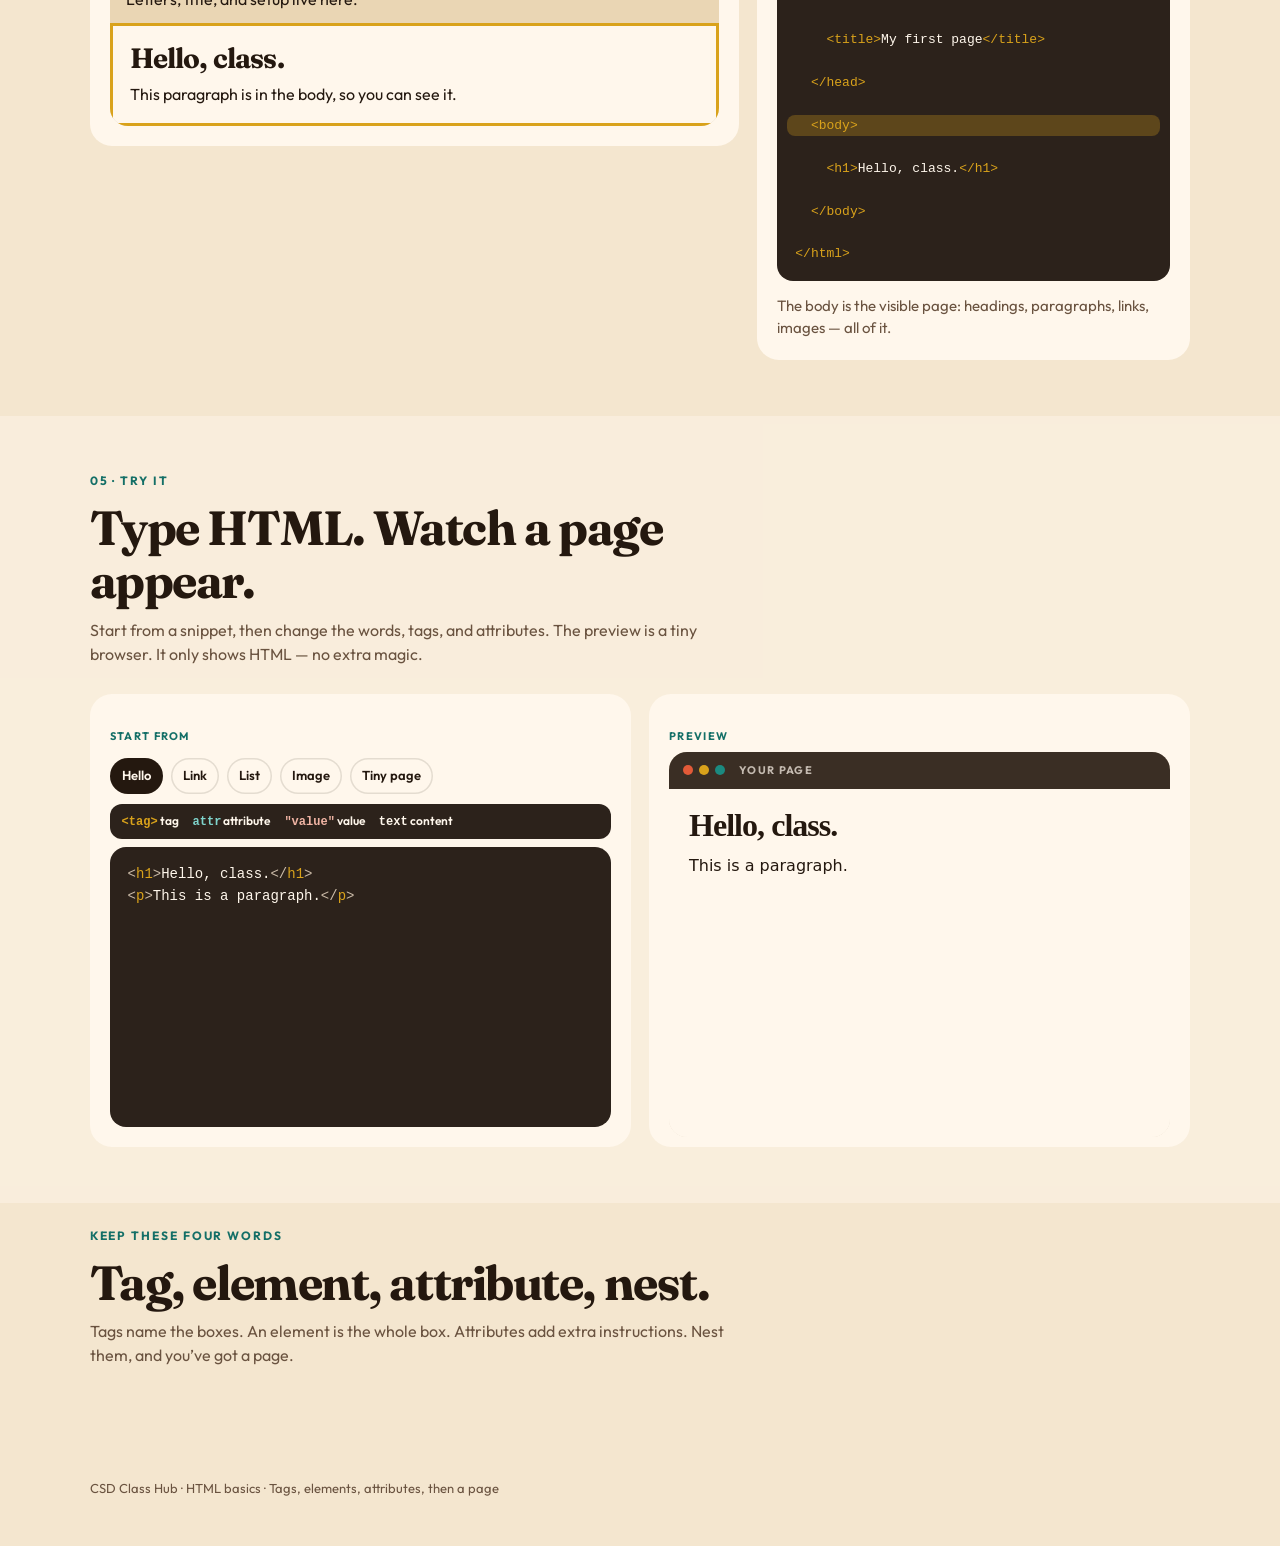
<file: html.html>
<!doctype html>
<html lang="en">
  <head>
    <meta charset="UTF-8" />
    <meta name="viewport" content="width=device-width, initial-scale=1" />
    <title>HTML basics · CSD Class Hub</title>
    <link rel="preconnect" href="https://fonts.googleapis.com" />
    <link rel="preconnect" href="https://fonts.gstatic.com" crossorigin />
    <link
      href="https://fonts.googleapis.com/css2?family=Fraunces:opsz,wght@9..144,500;9..144,700&family=Outfit:wght@400;500;600;700&display=swap"
      rel="stylesheet"
    />
    <link rel="stylesheet" href="styles.css" />
    <link rel="stylesheet" href="lab.css" />
    <link rel="stylesheet" href="html.css" />
  </head>
  <body class="html-page">
    <div class="paper-grain" aria-hidden="true"></div>

    <header class="topbar">
      <a class="brand" href="index.html">
        <span class="brand-mark" aria-hidden="true">CSD</span>
        <span class="brand-text">Class Hub</span>
      </a>
      <nav class="nav">
        <a href="index.html">Hub</a>
        <a href="css.html">CSS</a>
        <a href="js.html">JS</a>
        <a href="#tags">Tags</a>
        <a href="#elements">Elements</a>
        <a href="#attributes">Attributes</a>
        <a href="#page">A page</a>
        <a href="#try">Try it</a>
      </nav>
      <a class="btn btn-tiny btn-ghost" href="css.html">CSS basics</a>
      <a class="btn btn-tiny btn-ghost" href="js.html">JavaScript basics</a>
      <a class="btn btn-tiny btn-ghost" href="escape.html">Locked Lab</a>
      <a class="btn btn-tiny" href="index.html">Back to hub</a>
    </header>

    <main id="top">
      <section class="hero lab-hero">
        <div class="hero-copy">
          <p class="kicker">Computer science · Markup</p>
          <h1>HTML is the skeleton.</h1>
          <p class="lede">
            A webpage is a text file with labels. Those labels are tags. The browser reads them and
            builds the page you see. Click each part — you’ll always get the code on one side and the
            result on the other.
          </p>
        </div>
        <nav class="station-jump html-jump" aria-label="HTML stations">
          <a class="station-card" href="#tags">
            <span>01</span>
            <strong>Tags</strong>
            <em>Labels in &lt;brackets&gt;</em>
          </a>
          <a class="station-card" href="#elements">
            <span>02</span>
            <strong>Elements</strong>
            <em>The whole box</em>
          </a>
          <a class="station-card" href="#attributes">
            <span>03</span>
            <strong>Attributes</strong>
            <em>Extra instructions</em>
          </a>
          <a class="station-card" href="#page">
            <span>04</span>
            <strong>A page</strong>
            <em>Head vs body</em>
          </a>
          <a class="station-card" href="#try">
            <span>05</span>
            <strong>Try it</strong>
            <em>Type and preview</em>
          </a>
        </nav>
      </section>

      <section class="section lab-station" id="tags">
        <div class="section-head">
          <p class="kicker">01 · Tags</p>
          <h2>Tags are labels in angle brackets.</h2>
          <p>
            The name inside the brackets tells the browser what this piece is. Most tags come in a
            pair: an opening tag to start, a closing tag with a slash to finish.
          </p>
        </div>
        <div class="lab-split">
          <div class="panel lab-play">
            <p class="points-sub">Pick a tag</p>
            <div class="chip-row" id="tag-chips"></div>
            <p class="points-sub">Tap a piece</p>
            <div class="tag-sandwich" id="tag-sandwich" role="group" aria-label="Parts of the markup"></div>
            <p class="tag-caption" id="tag-caption"></p>
            <div class="mini-browser">
              <div class="mini-chrome" aria-hidden="true">
                <span></span>
                <span></span>
                <span></span>
                <em>what the browser shows</em>
              </div>
              <div class="mini-page" id="tag-preview"></div>
            </div>
          </div>
          <aside class="panel lab-notes">
            <p class="kicker">Say it out loud</p>
            <pre class="code-caption" id="tag-code"></pre>
            <p class="lab-explain" id="tag-explain"></p>
          </aside>
        </div>
      </section>

      <section class="section lab-station" id="elements">
        <div class="section-head">
          <p class="kicker">02 · Elements</p>
          <h2>An element is the whole box.</h2>
          <p>
            A tag is just the label. The element is the tag, plus everything it wraps. Pages are
            boxes inside boxes — that’s called nesting. Close the inner box before the outer one.
          </p>
        </div>
        <div class="lab-split">
          <div class="panel lab-play">
            <p class="points-sub">Pick a structure</p>
            <div class="chip-row" id="nest-chips"></div>
            <div class="nest-stage" id="nest-stage" aria-label="Nested elements"></div>
            <p class="lab-status" id="nest-status">Tap a box to see which element it is.</p>
          </div>
          <aside class="panel lab-notes">
            <p class="kicker">The browser sees</p>
            <pre class="code-caption" id="nest-code"></pre>
            <p class="lab-explain" id="nest-explain"></p>
          </aside>
        </div>
      </section>

      <section class="section lab-station" id="attributes">
        <div class="section-head">
          <p class="kicker">03 · Attributes</p>
          <h2>Attributes add extra instructions.</h2>
          <p>
            They live in the opening tag, as a name and a value in quotes. The tag says
            <em>what</em> it is. The attribute says <em>how</em> — where a link goes, what an image
            is, which tab it opens.
          </p>
        </div>
        <div class="lab-split">
          <div class="panel lab-play">
            <p class="points-sub">Build one</p>
            <div class="chip-row" id="attr-kinds"></div>
            <div class="html-fields" id="attr-fields"></div>
            <div class="attr-code" id="attr-anatomy" role="group" aria-label="Attribute anatomy"></div>
            <div class="mini-browser">
              <div class="mini-chrome" aria-hidden="true">
                <span></span>
                <span></span>
                <span></span>
                <em>result</em>
              </div>
              <div class="mini-page" id="attr-preview"></div>
            </div>
          </div>
          <aside class="panel lab-notes">
            <p class="kicker">Name = "value"</p>
            <pre class="code-caption" id="attr-code"></pre>
            <p class="lab-explain" id="attr-explain"></p>
          </aside>
        </div>
      </section>

      <section class="section lab-station" id="page">
        <div class="section-head">
          <p class="kicker">04 · A page</p>
          <h2>Every page has a head and a body.</h2>
          <p>
            The head is behind the scenes — tab title, letters, and other setup. The body is what
            people actually see. Click a line of the skeleton and watch the mini browser light up.
          </p>
        </div>
        <div class="lab-split">
          <div class="panel lab-play">
            <div class="page-browser" id="page-browser">
              <div class="page-tabs">
                <div class="page-tab" data-page-part="title">
                  <span>CSD</span>
                  <strong id="page-tab-title">My first page</strong>
                </div>
                <div class="page-tab is-ghost" aria-hidden="true">+</div>
              </div>
              <div class="page-toolbar">
                <span class="page-dot"></span>
                <span class="page-url">my-first-page.html</span>
              </div>
              <div class="page-head-drawer" data-page-part="head">
                <p class="points-sub">Inside &lt;head&gt; — not on the page</p>
                <p id="page-head-copy">Letters, title, and setup live here.</p>
              </div>
              <div class="page-body" data-page-part="body">
                <h2>Hello, class.</h2>
                <p>This paragraph is in the body, so you can see it.</p>
              </div>
            </div>
          </div>
          <aside class="panel lab-notes">
            <p class="kicker">The skeleton</p>
            <pre class="code-caption page-skeleton" id="page-code"></pre>
            <p class="lab-explain" id="page-explain"></p>
          </aside>
        </div>
      </section>

      <section class="section lab-station" id="try">
        <div class="section-head">
          <p class="kicker">05 · Try it</p>
          <h2>Type HTML. Watch a page appear.</h2>
          <p>
            Start from a snippet, then change the words, tags, and attributes. The preview is a tiny
            browser. It only shows HTML — no extra magic.
          </p>
        </div>
        <div class="try-split">
          <div class="panel lab-play">
            <p class="points-sub">Start from</p>
            <div class="chip-row" id="try-chips"></div>
            <ul class="code-key" aria-label="Color key">
              <li><code class="code-tag">&lt;tag&gt;</code> tag</li>
              <li><code class="code-attr">attr</code> attribute</li>
              <li><code class="code-val">"value"</code> value</li>
              <li><code class="code-content">text</code> content</li>
            </ul>
            <label class="try-editor">
              <span class="sr-only">HTML editor</span>
              <div class="code-editor">
                <pre class="code-highlight" id="try-input-hl" aria-hidden="true"></pre>
                <textarea id="try-input" spellcheck="false" rows="12"></textarea>
              </div>
            </label>
          </div>
          <div class="panel lab-play">
            <p class="points-sub">Preview</p>
            <div class="mini-browser try-browser">
              <div class="mini-chrome" aria-hidden="true">
                <span></span>
                <span></span>
                <span></span>
                <em>your page</em>
              </div>
              <iframe
                id="try-frame"
                class="try-frame"
                title="HTML preview"
                sandbox=""
              ></iframe>
            </div>
          </div>
        </div>
      </section>

      <section class="section lab-close">
        <div class="section-head">
          <p class="kicker">Keep these four words</p>
          <h2>Tag, element, attribute, nest.</h2>
          <p>
            Tags name the boxes. An element is the whole box. Attributes add extra instructions.
            Nest them, and you’ve got a page.
          </p>
        </div>
      </section>
    </main>

    <footer class="footer">
      <p>CSD Class Hub · HTML basics · Tags, elements, attributes, then a page</p>
    </footer>

    <script src="code-highlight.js"></script>
    <script src="html.js"></script>
  </body>
</html>
</file>
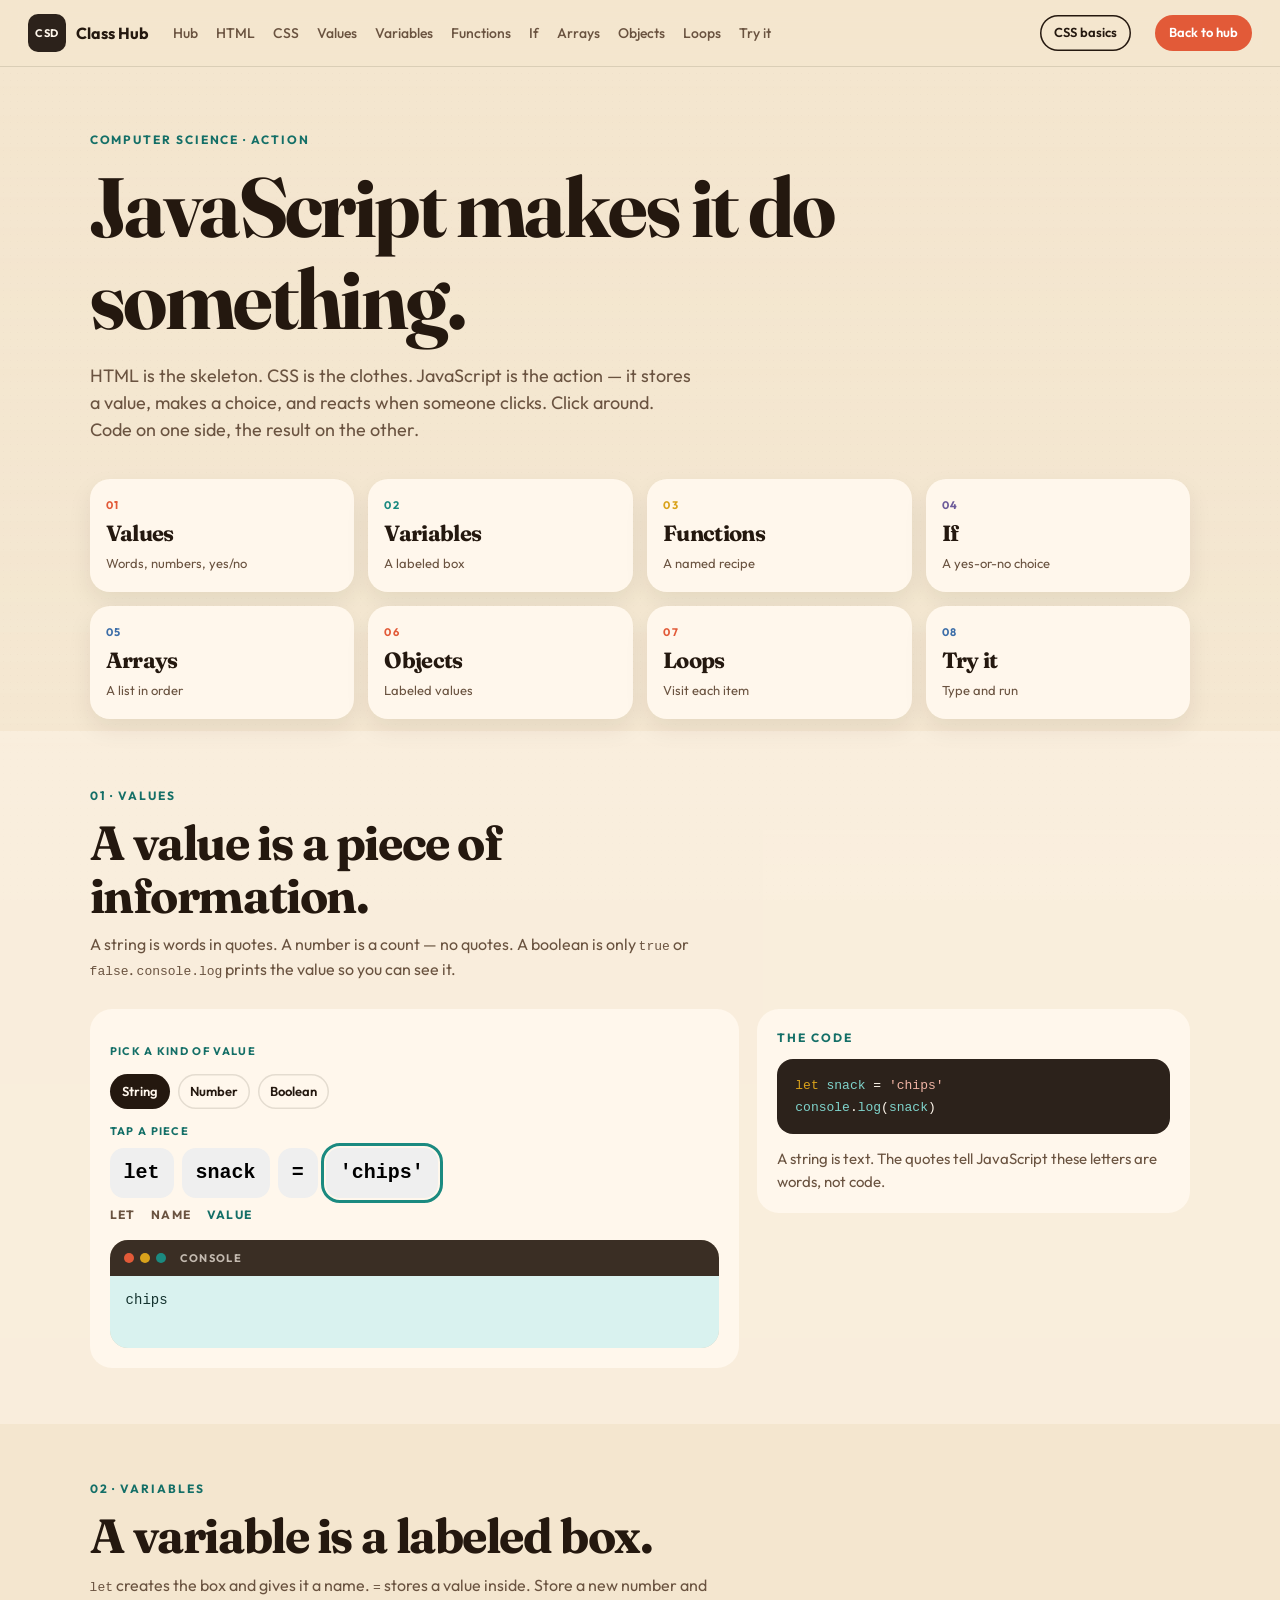
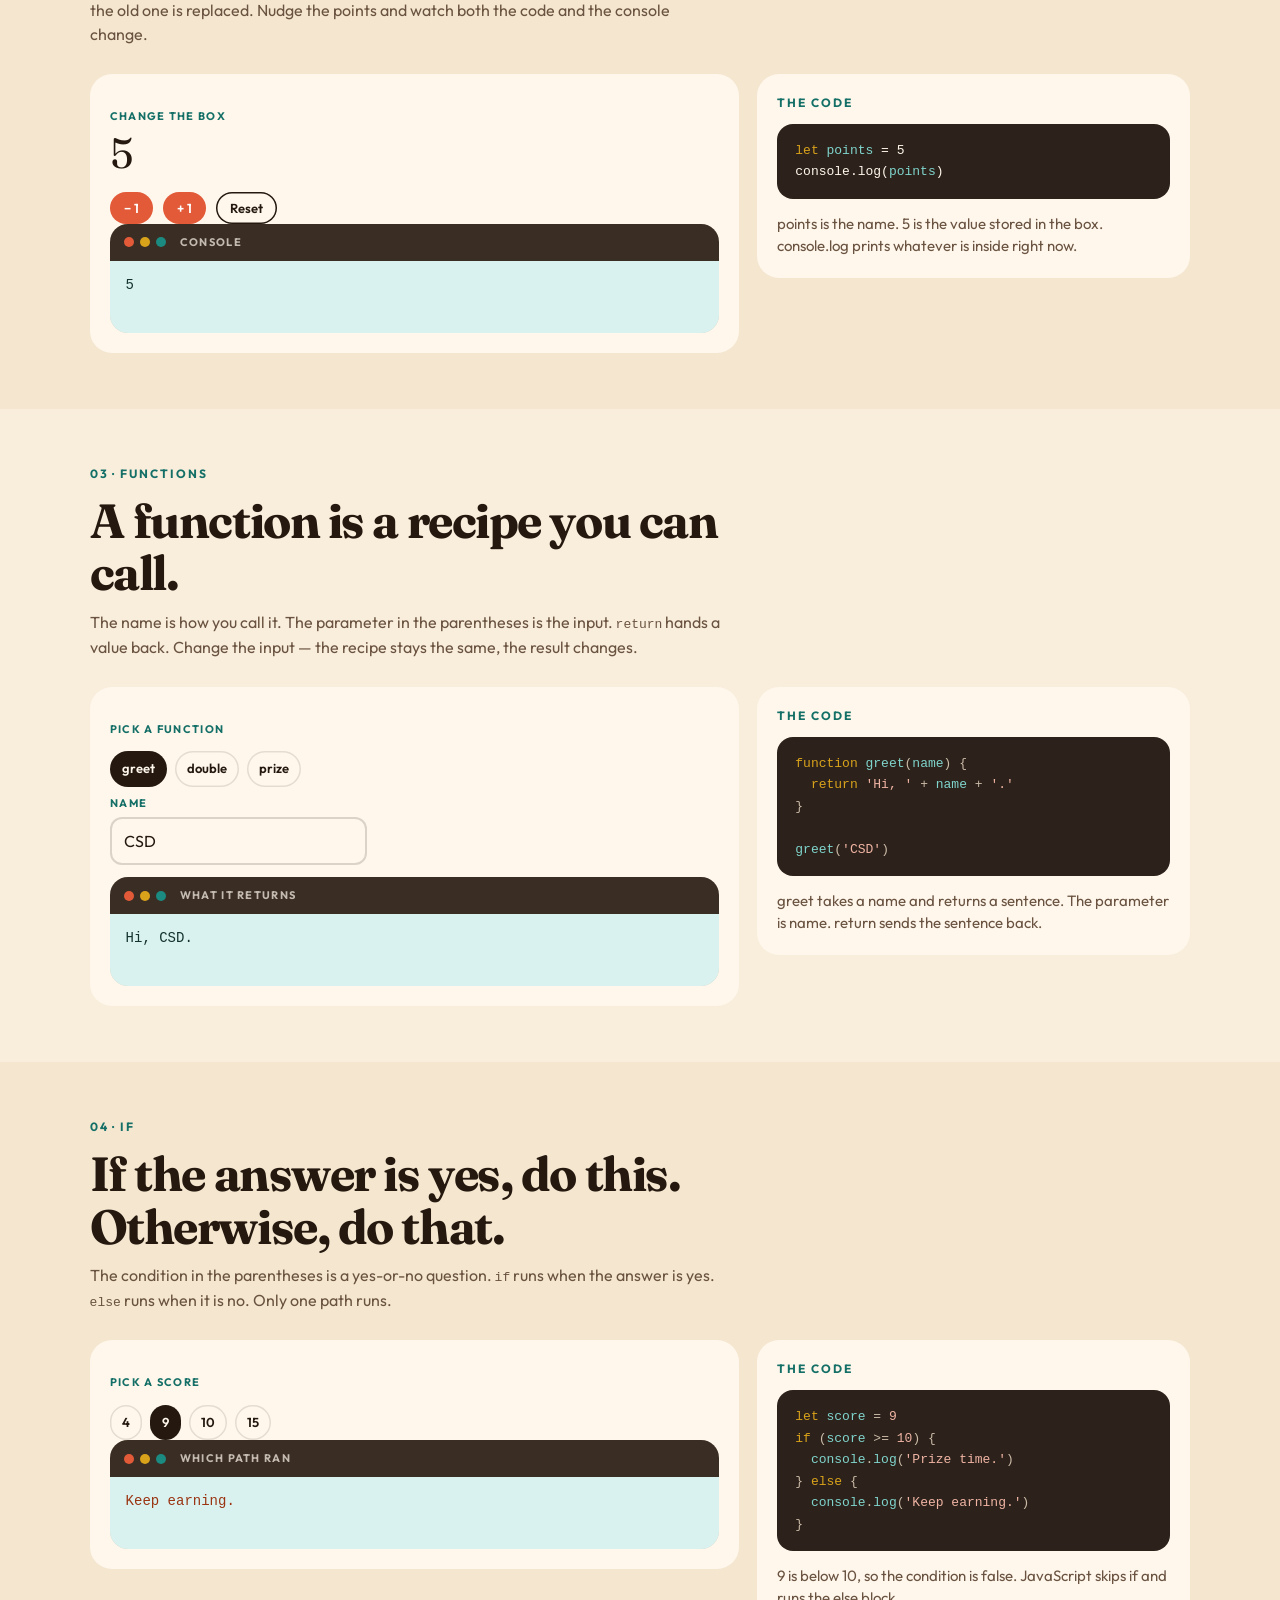
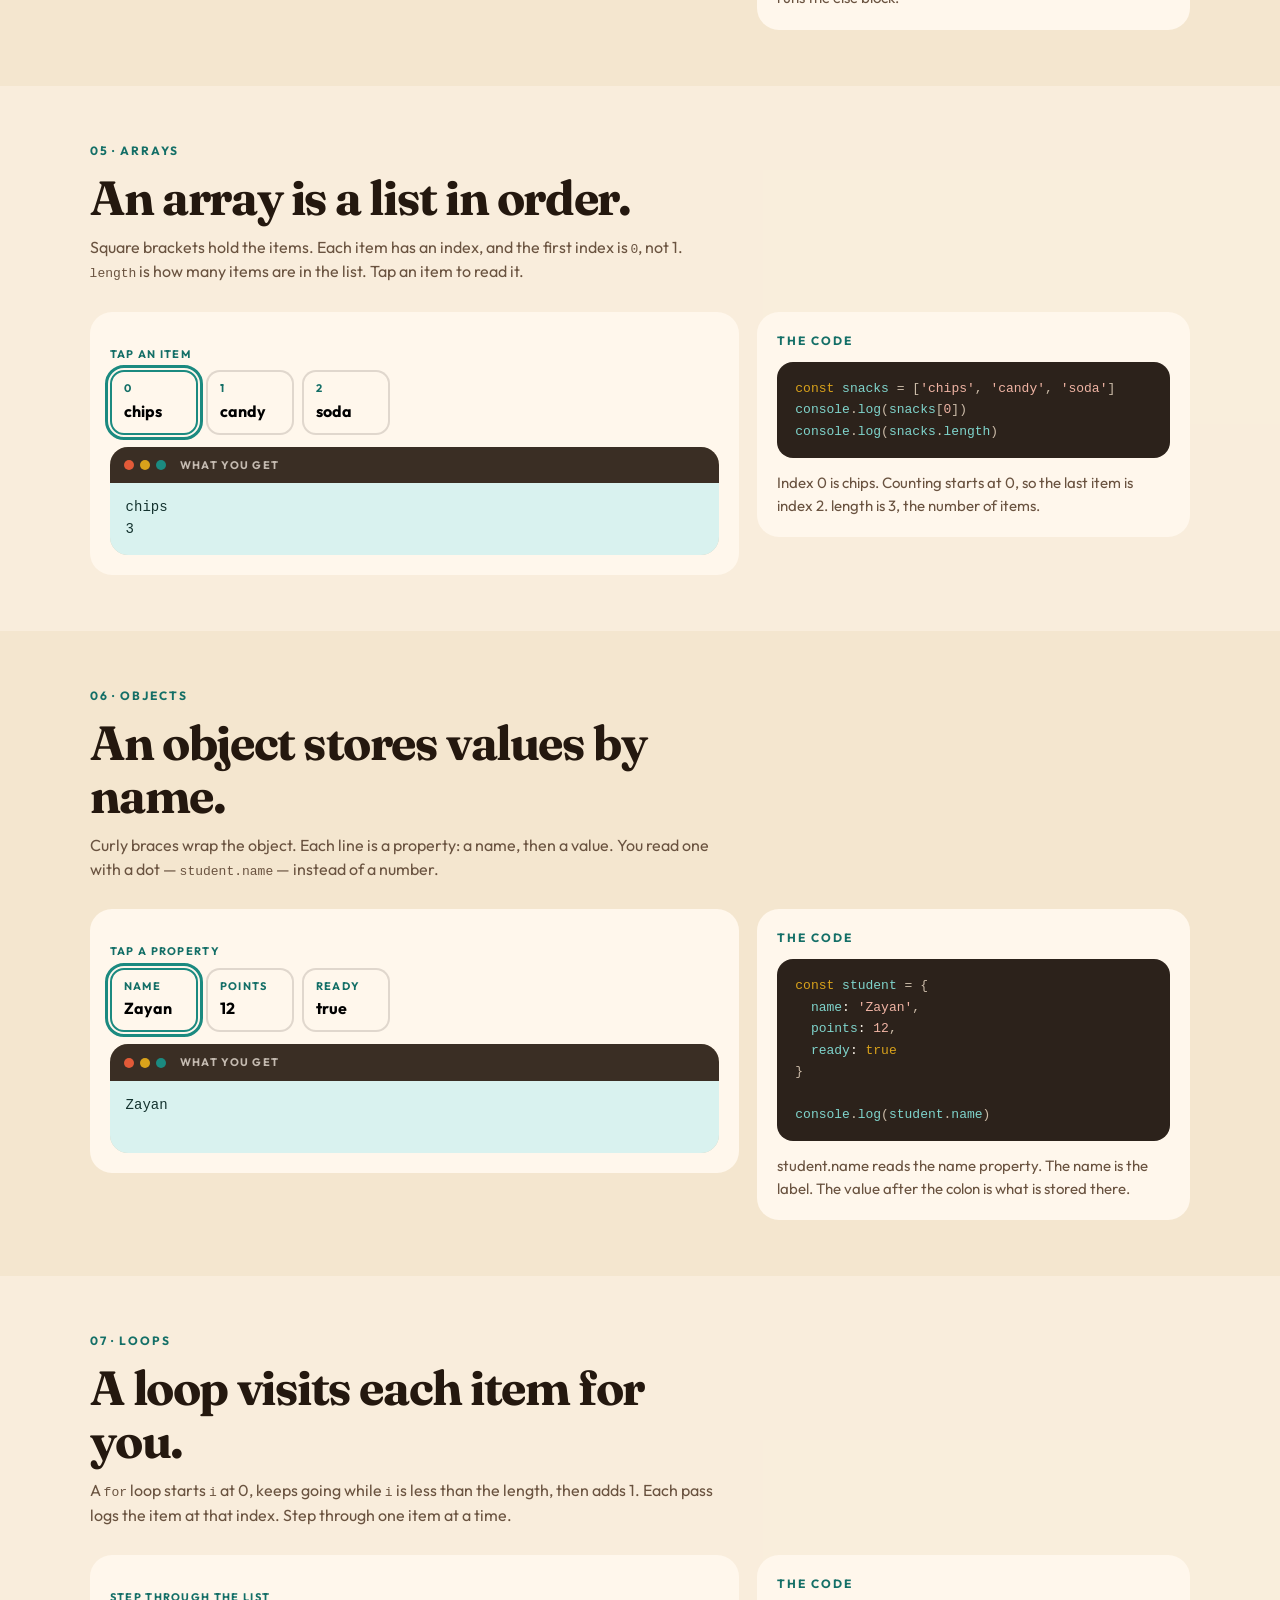
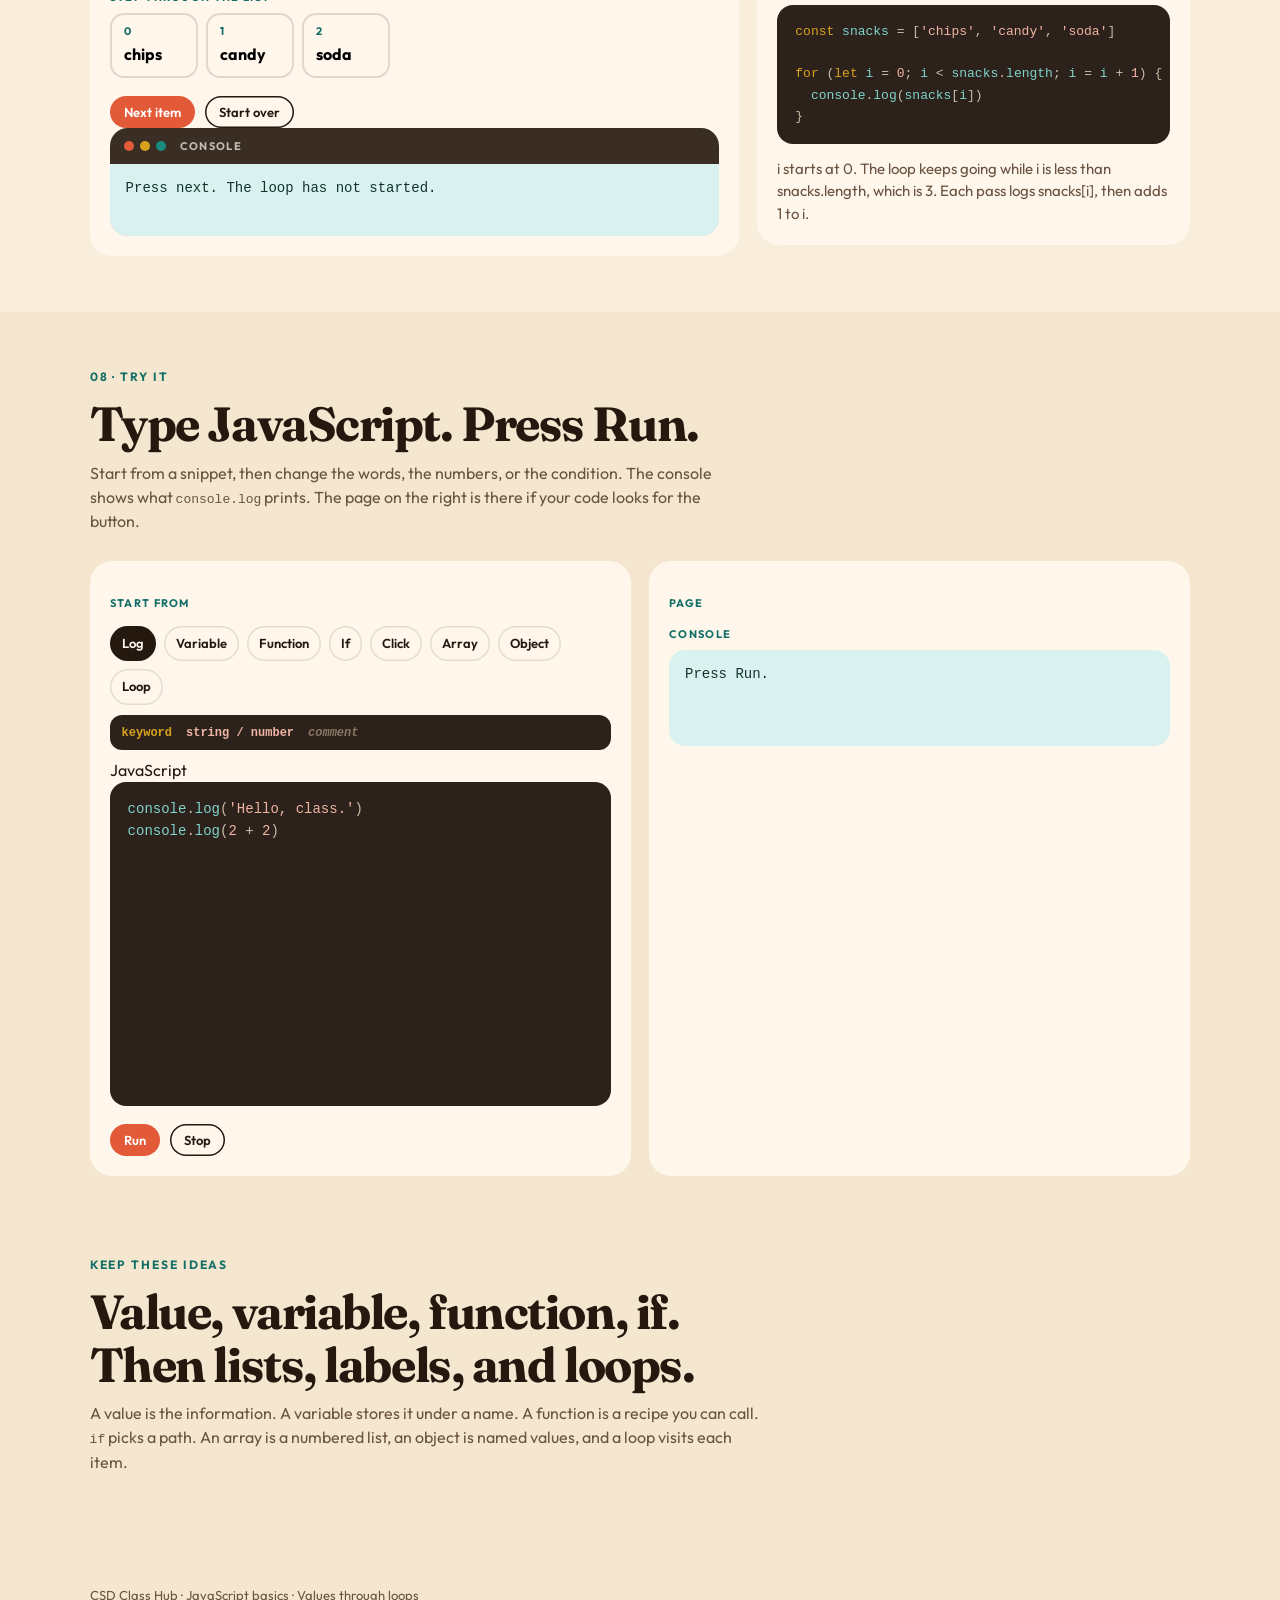
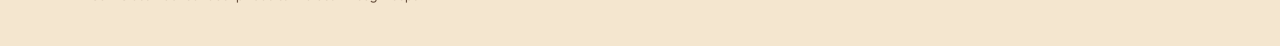
<file: js.html>
<!doctype html>
<html lang="en">
  <head>
    <meta charset="UTF-8" />
    <meta name="viewport" content="width=device-width, initial-scale=1" />
    <title>JavaScript basics · CSD Class Hub</title>
    <link rel="preconnect" href="https://fonts.googleapis.com" />
    <link rel="preconnect" href="https://fonts.gstatic.com" crossorigin />
    <link
      href="https://fonts.googleapis.com/css2?family=Fraunces:opsz,wght@9..144,500;9..144,700&family=Outfit:wght@400;500;600;700&display=swap"
      rel="stylesheet"
    />
    <link rel="stylesheet" href="styles.css" />
    <link rel="stylesheet" href="lab.css" />
    <link rel="stylesheet" href="html.css" />
    <link rel="stylesheet" href="js.css" />
  </head>
  <body class="html-page js-page">
    <div class="paper-grain" aria-hidden="true"></div>

    <header class="topbar">
      <a class="brand" href="index.html">
        <span class="brand-mark" aria-hidden="true">CSD</span>
        <span class="brand-text">Class Hub</span>
      </a>
      <nav class="nav">
        <a href="index.html">Hub</a>
        <a href="html.html">HTML</a>
        <a href="css.html">CSS</a>
        <a href="#values">Values</a>
        <a href="#variables">Variables</a>
        <a href="#functions">Functions</a>
        <a href="#if">If</a>
        <a href="#arrays">Arrays</a>
        <a href="#objects">Objects</a>
        <a href="#loops">Loops</a>
        <a href="#try">Try it</a>
      </nav>
      <a class="btn btn-tiny btn-ghost" href="css.html">CSS basics</a>
      <a class="btn btn-tiny" href="index.html">Back to hub</a>
    </header>

    <main id="top">
      <section class="hero lab-hero">
        <div class="hero-copy">
          <p class="kicker">Computer science · Action</p>
          <h1>JavaScript makes it do something.</h1>
          <p class="lede">
            HTML is the skeleton. CSS is the clothes. JavaScript is the action — it stores a value,
            makes a choice, and reacts when someone clicks. Click around. Code on one side, the
            result on the other.
          </p>
        </div>
        <nav class="station-jump html-jump" aria-label="JavaScript stations">
          <a class="station-card" href="#values">
            <span>01</span>
            <strong>Values</strong>
            <em>Words, numbers, yes/no</em>
          </a>
          <a class="station-card" href="#variables">
            <span>02</span>
            <strong>Variables</strong>
            <em>A labeled box</em>
          </a>
          <a class="station-card" href="#functions">
            <span>03</span>
            <strong>Functions</strong>
            <em>A named recipe</em>
          </a>
          <a class="station-card" href="#if">
            <span>04</span>
            <strong>If</strong>
            <em>A yes-or-no choice</em>
          </a>
          <a class="station-card" href="#arrays">
            <span>05</span>
            <strong>Arrays</strong>
            <em>A list in order</em>
          </a>
          <a class="station-card" href="#objects">
            <span>06</span>
            <strong>Objects</strong>
            <em>Labeled values</em>
          </a>
          <a class="station-card" href="#loops">
            <span>07</span>
            <strong>Loops</strong>
            <em>Visit each item</em>
          </a>
          <a class="station-card" href="#try">
            <span>08</span>
            <strong>Try it</strong>
            <em>Type and run</em>
          </a>
        </nav>
      </section>

      <section class="section lab-station" id="values">
        <div class="section-head">
          <p class="kicker">01 · Values</p>
          <h2>A value is a piece of information.</h2>
          <p>
            A string is words in quotes. A number is a count — no quotes. A boolean is only
            <code>true</code> or <code>false</code>. <code>console.log</code> prints the value so you
            can see it.
          </p>
        </div>
        <div class="lab-split">
          <div class="panel lab-play">
            <p class="points-sub">Pick a kind of value</p>
            <div class="chip-row" id="value-chips"></div>
            <p class="points-sub">Tap a piece</p>
            <div class="tag-sandwich" id="value-sandwich" role="group" aria-label="Parts of a statement"></div>
            <p class="tag-caption" id="value-caption"></p>
            <div class="mini-browser">
              <div class="mini-chrome" aria-hidden="true">
                <span></span><span></span><span></span>
                <em>console</em>
              </div>
              <pre class="js-console" id="value-console"></pre>
            </div>
          </div>
          <aside class="panel lab-notes">
            <p class="kicker">The code</p>
            <pre class="code-caption" id="value-code"></pre>
            <p class="lab-explain" id="value-explain"></p>
          </aside>
        </div>
      </section>

      <section class="section lab-station" id="variables">
        <div class="section-head">
          <p class="kicker">02 · Variables</p>
          <h2>A variable is a labeled box.</h2>
          <p>
            <code>let</code> creates the box and gives it a name. <code>=</code> stores a value
            inside. Store a new number and the old one is replaced. Nudge the points and watch both
            the code and the console change.
          </p>
        </div>
        <div class="lab-split">
          <div class="panel lab-play">
            <p class="points-sub">Change the box</p>
            <p class="js-readout" id="var-readout"></p>
            <div class="lab-actions">
              <button class="btn btn-small" type="button" data-var="-1">− 1</button>
              <button class="btn btn-small" type="button" data-var="1">+ 1</button>
              <button class="btn btn-small btn-ghost" type="button" data-var="reset">Reset</button>
            </div>
            <div class="mini-browser">
              <div class="mini-chrome" aria-hidden="true">
                <span></span><span></span><span></span>
                <em>console</em>
              </div>
              <pre class="js-console" id="var-console"></pre>
            </div>
          </div>
          <aside class="panel lab-notes">
            <p class="kicker">The code</p>
            <pre class="code-caption" id="var-code"></pre>
            <p class="lab-explain" id="var-explain"></p>
          </aside>
        </div>
      </section>

      <section class="section lab-station" id="functions">
        <div class="section-head">
          <p class="kicker">03 · Functions</p>
          <h2>A function is a recipe you can call.</h2>
          <p>
            The name is how you call it. The parameter in the parentheses is the input. <code>return</code>
            hands a value back. Change the input — the recipe stays the same, the result changes.
          </p>
        </div>
        <div class="lab-split">
          <div class="panel lab-play">
            <p class="points-sub">Pick a function</p>
            <div class="chip-row" id="fn-chips"></div>
            <label class="js-field">
              <span id="fn-input-label">Input</span>
              <input id="fn-input" type="text" autocomplete="off" />
            </label>
            <div class="mini-browser">
              <div class="mini-chrome" aria-hidden="true">
                <span></span><span></span><span></span>
                <em>what it returns</em>
              </div>
              <pre class="js-console" id="fn-console"></pre>
            </div>
          </div>
          <aside class="panel lab-notes">
            <p class="kicker">The code</p>
            <pre class="code-caption" id="fn-code"></pre>
            <p class="lab-explain" id="fn-explain"></p>
          </aside>
        </div>
      </section>

      <section class="section lab-station" id="if">
        <div class="section-head">
          <p class="kicker">04 · If</p>
          <h2>If the answer is yes, do this. Otherwise, do that.</h2>
          <p>
            The condition in the parentheses is a yes-or-no question. <code>if</code> runs when the
            answer is yes. <code>else</code> runs when it is no. Only one path runs.
          </p>
        </div>
        <div class="lab-split">
          <div class="panel lab-play">
            <p class="points-sub">Pick a score</p>
            <div class="chip-row" id="if-chips"></div>
            <div class="mini-browser">
              <div class="mini-chrome" aria-hidden="true">
                <span></span><span></span><span></span>
                <em>which path ran</em>
              </div>
              <pre class="js-console" id="if-console"></pre>
            </div>
          </div>
          <aside class="panel lab-notes">
            <p class="kicker">The code</p>
            <pre class="code-caption" id="if-code"></pre>
            <p class="lab-explain" id="if-explain"></p>
          </aside>
        </div>
      </section>

      <section class="section lab-station" id="arrays">
        <div class="section-head">
          <p class="kicker">05 · Arrays</p>
          <h2>An array is a list in order.</h2>
          <p>
            Square brackets hold the items. Each item has an index, and the first index is
            <code>0</code>, not 1. <code>length</code> is how many items are in the list. Tap an item
            to read it.
          </p>
        </div>
        <div class="lab-split">
          <div class="panel lab-play">
            <p class="points-sub">Tap an item</p>
            <div class="js-slots" id="array-slots"></div>
            <div class="mini-browser">
              <div class="mini-chrome" aria-hidden="true">
                <span></span><span></span><span></span>
                <em>what you get</em>
              </div>
              <pre class="js-console" id="array-console"></pre>
            </div>
          </div>
          <aside class="panel lab-notes">
            <p class="kicker">The code</p>
            <pre class="code-caption" id="array-code"></pre>
            <p class="lab-explain" id="array-explain"></p>
          </aside>
        </div>
      </section>

      <section class="section lab-station" id="objects">
        <div class="section-head">
          <p class="kicker">06 · Objects</p>
          <h2>An object stores values by name.</h2>
          <p>
            Curly braces wrap the object. Each line is a property: a name, then a value. You read one
            with a dot — <code>student.name</code> — instead of a number.
          </p>
        </div>
        <div class="lab-split">
          <div class="panel lab-play">
            <p class="points-sub">Tap a property</p>
            <div class="js-slots" id="object-keys"></div>
            <div class="mini-browser">
              <div class="mini-chrome" aria-hidden="true">
                <span></span><span></span><span></span>
                <em>what you get</em>
              </div>
              <pre class="js-console" id="object-console"></pre>
            </div>
          </div>
          <aside class="panel lab-notes">
            <p class="kicker">The code</p>
            <pre class="code-caption" id="object-code"></pre>
            <p class="lab-explain" id="object-explain"></p>
          </aside>
        </div>
      </section>

      <section class="section lab-station" id="loops">
        <div class="section-head">
          <p class="kicker">07 · Loops</p>
          <h2>A loop visits each item for you.</h2>
          <p>
            A <code>for</code> loop starts <code>i</code> at 0, keeps going while <code>i</code> is
            less than the length, then adds 1. Each pass logs the item at that index. Step through
            one item at a time.
          </p>
        </div>
        <div class="lab-split">
          <div class="panel lab-play">
            <p class="points-sub">Step through the list</p>
            <div class="js-slots" id="loop-slots"></div>
            <div class="lab-actions">
              <button class="btn btn-small" type="button" id="loop-next">Next item</button>
              <button class="btn btn-small btn-ghost" type="button" id="loop-reset">Start over</button>
            </div>
            <div class="mini-browser">
              <div class="mini-chrome" aria-hidden="true">
                <span></span><span></span><span></span>
                <em>console</em>
              </div>
              <pre class="js-console" id="loop-console"></pre>
            </div>
          </div>
          <aside class="panel lab-notes">
            <p class="kicker">The code</p>
            <pre class="code-caption" id="loop-code"></pre>
            <p class="lab-explain" id="loop-explain"></p>
          </aside>
        </div>
      </section>

      <section class="section lab-station" id="try">
        <div class="section-head">
          <p class="kicker">08 · Try it</p>
          <h2>Type JavaScript. Press Run.</h2>
          <p>
            Start from a snippet, then change the words, the numbers, or the condition. The console
            shows what <code>console.log</code> prints. The page on the right is there if your code
            looks for the button.
          </p>
        </div>
        <div class="try-split js-try">
          <div class="panel lab-play">
            <p class="points-sub">Start from</p>
            <div class="chip-row" id="try-chips"></div>
            <ul class="code-key" aria-label="Color key">
              <li><code class="code-tag">keyword</code></li>
              <li><code class="code-val">string / number</code></li>
              <li><code class="code-comment">comment</code></li>
            </ul>
            <label class="try-editor">
              <span class="try-label">JavaScript</span>
              <div class="code-editor">
                <pre class="code-highlight" id="try-js-hl" aria-hidden="true"></pre>
                <textarea id="try-js" spellcheck="false" rows="12"></textarea>
              </div>
            </label>
            <div class="lab-actions">
              <button class="btn btn-small" type="button" id="try-run">Run</button>
              <button class="btn btn-small btn-ghost" type="button" id="try-stop">Stop</button>
            </div>
          </div>
          <div class="panel lab-play">
            <p class="points-sub">Page</p>
            <div class="mini-browser try-browser">
              <div class="mini-chrome" aria-hidden="true">
                <span></span><span></span><span></span>
                <em>your page</em>
              </div>
              <iframe id="try-frame" class="try-frame" title="JavaScript preview" sandbox="allow-scripts"></iframe>
            </div>
            <p class="points-sub">Console</p>
            <pre class="js-console js-console-live" id="try-console">Press Run.</pre>
          </div>
        </div>
      </section>

      <section class="section lab-close">
        <div class="section-head">
          <p class="kicker">Keep these ideas</p>
          <h2>Value, variable, function, if. Then lists, labels, and loops.</h2>
          <p>
            A value is the information. A variable stores it under a name. A function is a recipe you
            can call. <code>if</code> picks a path. An array is a numbered list, an object is named
            values, and a loop visits each item.
          </p>
        </div>
      </section>
    </main>

    <footer class="footer">
      <p>CSD Class Hub · JavaScript basics · Values through loops</p>
    </footer>

    <script src="code-highlight.js"></script>
    <script src="js.js"></script>
  </body>
</html>
</file>
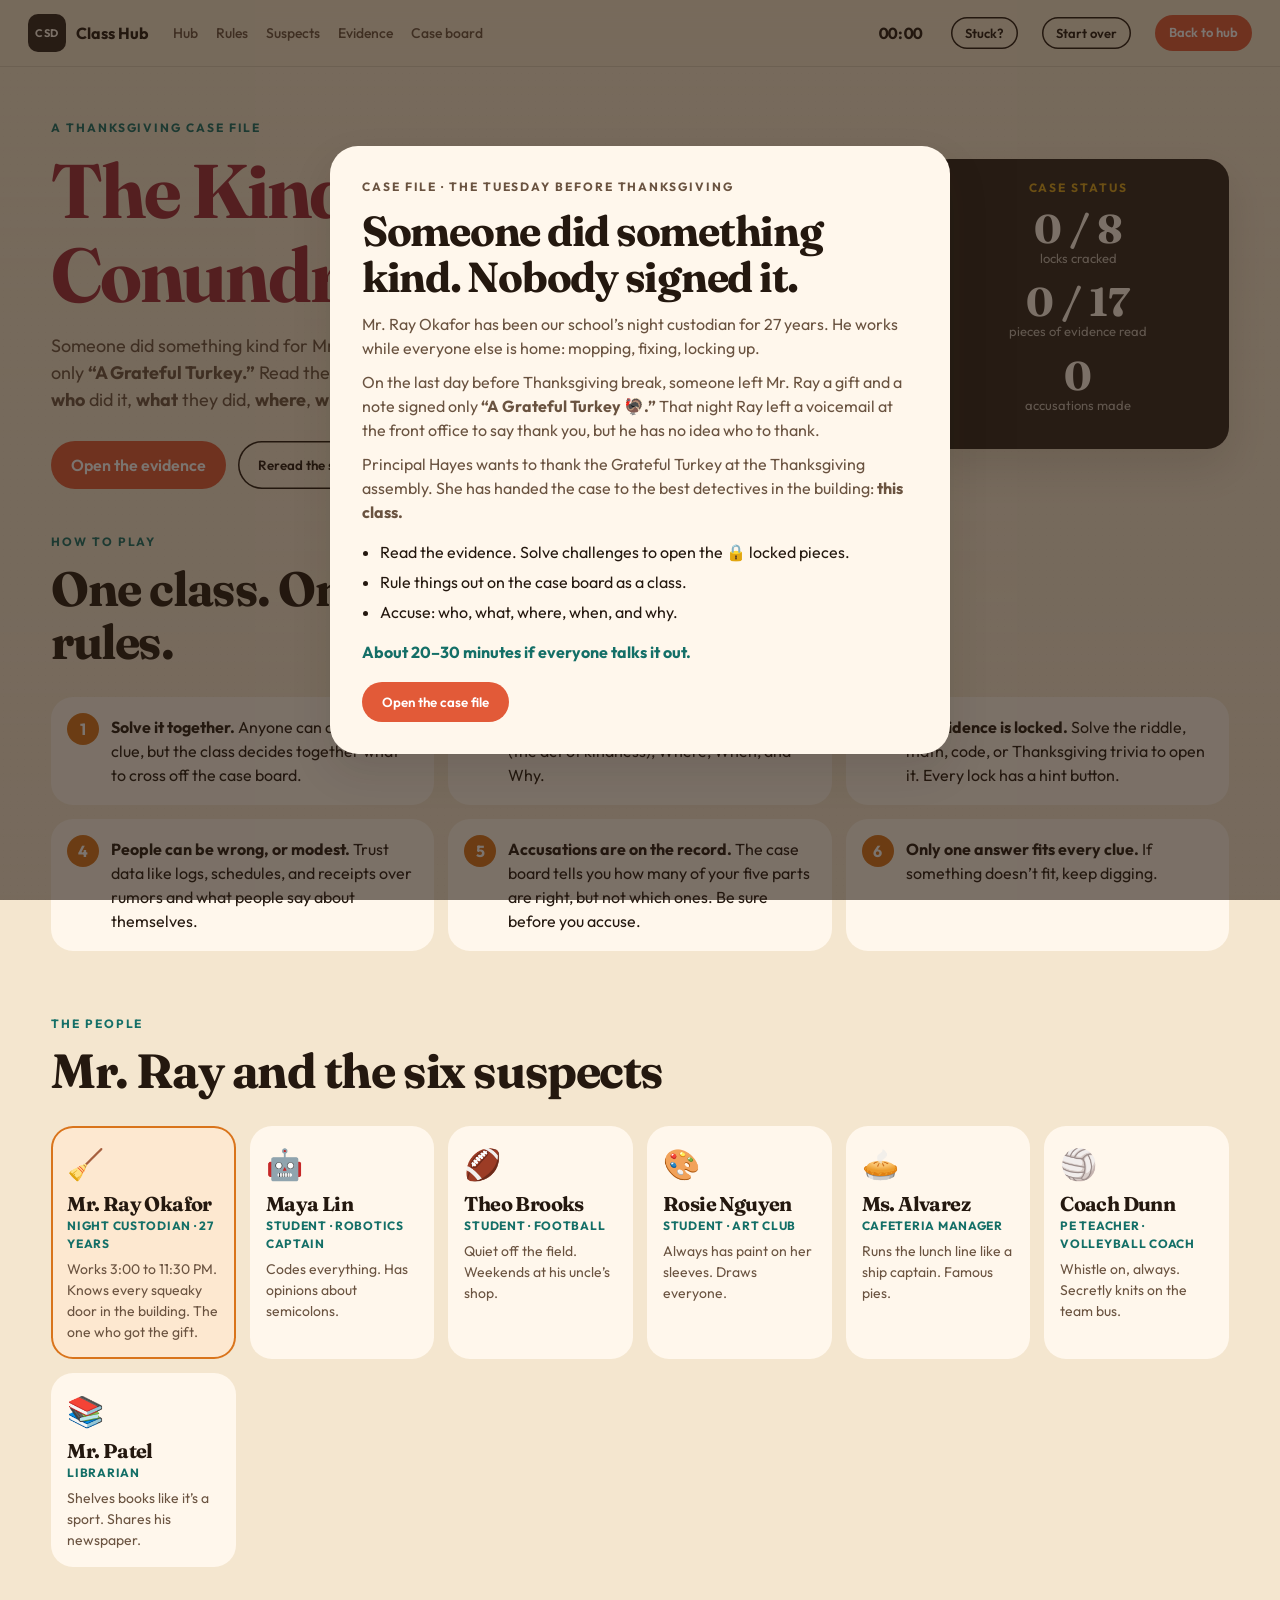
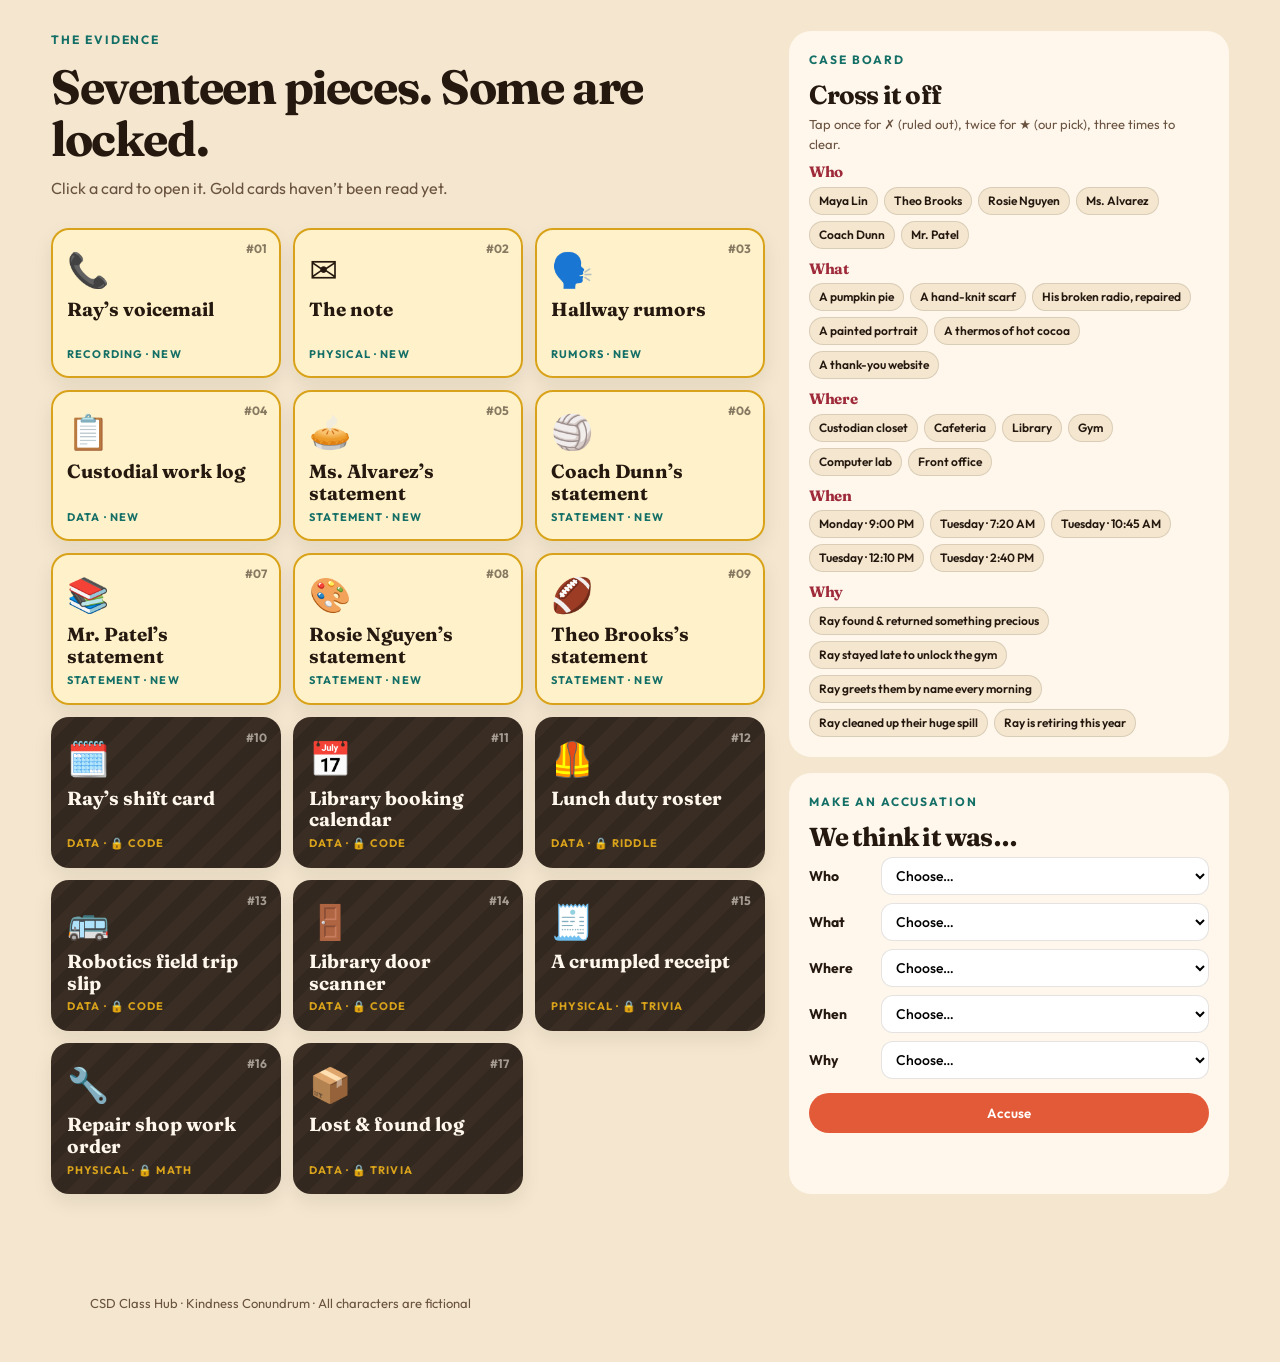
<file: kindness.html>
<!doctype html>
<html lang="en">
  <head>
    <meta charset="UTF-8" />
    <meta name="viewport" content="width=device-width, initial-scale=1" />
    <title>Kindness Conundrum · CSD Class Hub</title>
    <link rel="preconnect" href="https://fonts.googleapis.com" />
    <link rel="preconnect" href="https://fonts.gstatic.com" crossorigin />
    <link
      href="https://fonts.googleapis.com/css2?family=Caveat:wght@500;700&family=Fraunces:opsz,wght@9..144,500;9..144,700&family=Outfit:wght@400;500;600;700&display=swap"
      rel="stylesheet"
    />
    <link rel="stylesheet" href="styles.css" />
    <link rel="stylesheet" href="kindness.css" />
  </head>
  <body class="kindness-page">
    <div class="paper-grain" aria-hidden="true"></div>

    <header class="topbar">
      <a class="brand" href="index.html">
        <span class="brand-mark" aria-hidden="true">CSD</span>
        <span class="brand-text">Class Hub</span>
      </a>
      <nav class="nav">
        <a href="index.html">Hub</a>
        <a href="#rules">Rules</a>
        <a href="#cast">Suspects</a>
        <a href="#evidence">Evidence</a>
        <a href="#board">Case board</a>
      </nav>
      <p class="kc-timer" id="timer" aria-live="off">00:00</p>
      <button class="btn btn-tiny btn-ghost" type="button" id="hint-btn">Stuck?</button>
      <button class="btn btn-tiny btn-ghost" type="button" id="reset-btn">Start over</button>
      <a class="btn btn-tiny" href="index.html">Back to hub</a>
    </header>

    <main class="kc-shell">
      <p class="kc-hint" id="hint-banner" hidden></p>

      <section class="kc-hero">
        <div>
          <p class="kicker">A Thanksgiving case file</p>
          <h1>The Kindness Conundrum</h1>
          <p class="lede">
            Someone did something kind for Mr. Ray, our night custodian, and signed it only
            <strong>“A Grateful Turkey.”</strong> Read the evidence, crack the locks, and figure out
            <strong>who</strong> did it, <strong>what</strong> they did, <strong>where</strong>,
            <strong>when</strong>, and <strong>why</strong>.
          </p>
          <div class="hero-actions">
            <a class="btn btn-primary" href="#evidence">Open the evidence</a>
            <button class="btn btn-ghost" type="button" id="story-btn">Reread the story</button>
          </div>
        </div>
        <div class="kc-progress panel" aria-live="polite">
          <p class="kicker">Case status</p>
          <p class="kc-progress-big">
            <span id="stat-unlocked">0</span> / <span id="stat-locks">8</span>
          </p>
          <p class="kc-progress-label">locks cracked</p>
          <p class="kc-progress-big">
            <span id="stat-read">0</span> / <span id="stat-total">17</span>
          </p>
          <p class="kc-progress-label">pieces of evidence read</p>
          <p class="kc-progress-big" id="stat-accuse">0</p>
          <p class="kc-progress-label">accusations made</p>
        </div>
      </section>

      <section class="kc-section" id="rules">
        <div class="section-head">
          <p class="kicker">How to play</p>
          <h2>One class. One case. Six rules.</h2>
        </div>
        <ol class="kc-rules">
          <li>
            <strong>Solve it together.</strong> Anyone can call out a clue, but the class decides
            together what to cross off the case board.
          </li>
          <li>
            <strong>Every answer has five parts:</strong> Who, What (the act of kindness), Where,
            When, and Why.
          </li>
          <li>
            <strong>🔒 Evidence is locked.</strong> Solve the riddle, math, code, or Thanksgiving
            trivia to open it. Every lock has a hint button.
          </li>
          <li>
            <strong>People can be wrong, or modest.</strong> Trust data like logs, schedules, and
            receipts over rumors and what people say about themselves.
          </li>
          <li>
            <strong>Accusations are on the record.</strong> The case board tells you how many of
            your five parts are right, but not which ones. Be sure before you accuse.
          </li>
          <li>
            <strong>Only one answer fits every clue.</strong> If something doesn’t fit, keep
            digging.
          </li>
        </ol>
      </section>

      <section class="kc-section" id="cast">
        <div class="section-head">
          <p class="kicker">The people</p>
          <h2>Mr. Ray and the six suspects</h2>
        </div>
        <div class="kc-cast" id="cast-grid"></div>
      </section>

      <div class="kc-layout">
        <section class="kc-section" id="evidence">
          <div class="section-head">
            <p class="kicker">The evidence</p>
            <h2>Seventeen pieces. Some are locked.</h2>
            <p>Click a card to open it. Gold cards haven’t been read yet.</p>
          </div>
          <div class="kc-evidence" id="evidence-grid"></div>
        </section>

        <aside class="kc-side" id="board">
          <article class="panel kc-board">
            <p class="kicker">Case board</p>
            <h2>Cross it off</h2>
            <p class="kc-board-help">
              Tap once for ✗ (ruled out), twice for ★ (our pick), three times to clear.
            </p>
            <div id="board-grid"></div>
          </article>

          <article class="panel kc-accuse">
            <p class="kicker">Make an accusation</p>
            <h2>We think it was…</h2>
            <form id="accuse-form">
              <div id="accuse-fields"></div>
              <button class="btn btn-primary" type="submit">Accuse</button>
            </form>
            <p class="kc-feedback" id="accuse-feedback" aria-live="polite"></p>
            <ol class="kc-history" id="accuse-history"></ol>
          </article>
        </aside>
      </div>
    </main>

    <footer class="footer">
      <p>CSD Class Hub · Kindness Conundrum · All characters are fictional</p>
    </footer>

    <dialog class="modal kc-modal" id="evidence-modal">
      <div class="modal-inner">
        <button class="modal-close" type="button" id="modal-close" aria-label="Close">×</button>
        <div id="modal-body"></div>
      </div>
    </dialog>

    <div class="kc-overlay is-open" id="intro" role="dialog" aria-labelledby="intro-title">
      <div class="overlay-card">
        <p class="kicker">Case file · The Tuesday before Thanksgiving</p>
        <h2 id="intro-title">Someone did something kind. Nobody signed it.</h2>
        <p>
          Mr. Ray Okafor has been our school’s night custodian for 27 years. He works while everyone
          else is home: mopping, fixing, locking up.
        </p>
        <p>
          On the last day before Thanksgiving break, someone left Mr. Ray a gift and a note signed
          only <strong>“A Grateful Turkey 🦃.”</strong> That night Ray left a voicemail at the front
          office to say thank you, but he has no idea who to thank.
        </p>
        <p>
          Principal Hayes wants to thank the Grateful Turkey at the Thanksgiving assembly. She has
          handed the case to the best detectives in the building: <strong>this class.</strong>
        </p>
        <ul class="overlay-steps">
          <li>Read the evidence. Solve challenges to open the 🔒 locked pieces.</li>
          <li>Rule things out on the case board as a class.</li>
          <li>Accuse: who, what, where, when, and why.</li>
        </ul>
        <p class="overlay-time">About 20–30 minutes if everyone talks it out.</p>
        <button class="btn btn-primary" type="button" id="start-btn">Open the case file</button>
      </div>
    </div>

    <div class="kc-overlay" id="win" role="dialog" aria-labelledby="win-title">
      <div class="overlay-card overlay-win">
        <p class="kicker">Case closed 🦃</p>
        <h2 id="win-title">The Grateful Turkey was Theo Brooks.</h2>
        <p id="win-time"></p>
        <ol class="win-recap">
          <li>
            <strong>Who: Theo Brooks.</strong> The door log puts only Theo and Rosie in the library
            at lunch. Rosie saw a football hoodie, and the receipt and work order both say Theo.
          </li>
          <li>
            <strong>What: Ray’s broken radio, repaired.</strong> “Not working in silence,” a radio
            that broke a month ago and then went missing, a flip phone (so no website), and a new
            speaker on the receipt.
          </li>
          <li>
            <strong>Where: the library.</strong> Ray found it “where I always sit,” and his shift
            card says he takes his break at the library’s back table.
          </li>
          <li>
            <strong>When: Tuesday at 12:10 PM.</strong> The back table was clear through 11:35, the
            library was locked from 2:28, and Monday night was empty.
          </li>
          <li>
            <strong>Why: Ray found and returned something precious.</strong> In October, Ray dug
            through the bleacher trash for an hour to find Theo’s grandpa’s watch.
          </li>
        </ol>
        <p class="win-moral">
          Theo said, “I barely know him.” But Ray had done something for him that he never forgot.
          Kindness doesn’t need a signature, but noticing it matters.
        </p>
        <p class="win-talk">
          <strong>Talk about it:</strong> Who at school does quiet work that makes your day better?
          How could you thank them before break?
        </p>
        <div class="hero-actions">
          <button class="btn btn-primary" type="button" id="close-win-btn">Back to the case</button>
          <a class="btn btn-ghost" href="index.html">Back to hub</a>
        </div>
      </div>
    </div>

    <script src="kindness.js"></script>
  </body>
</html>
</file>
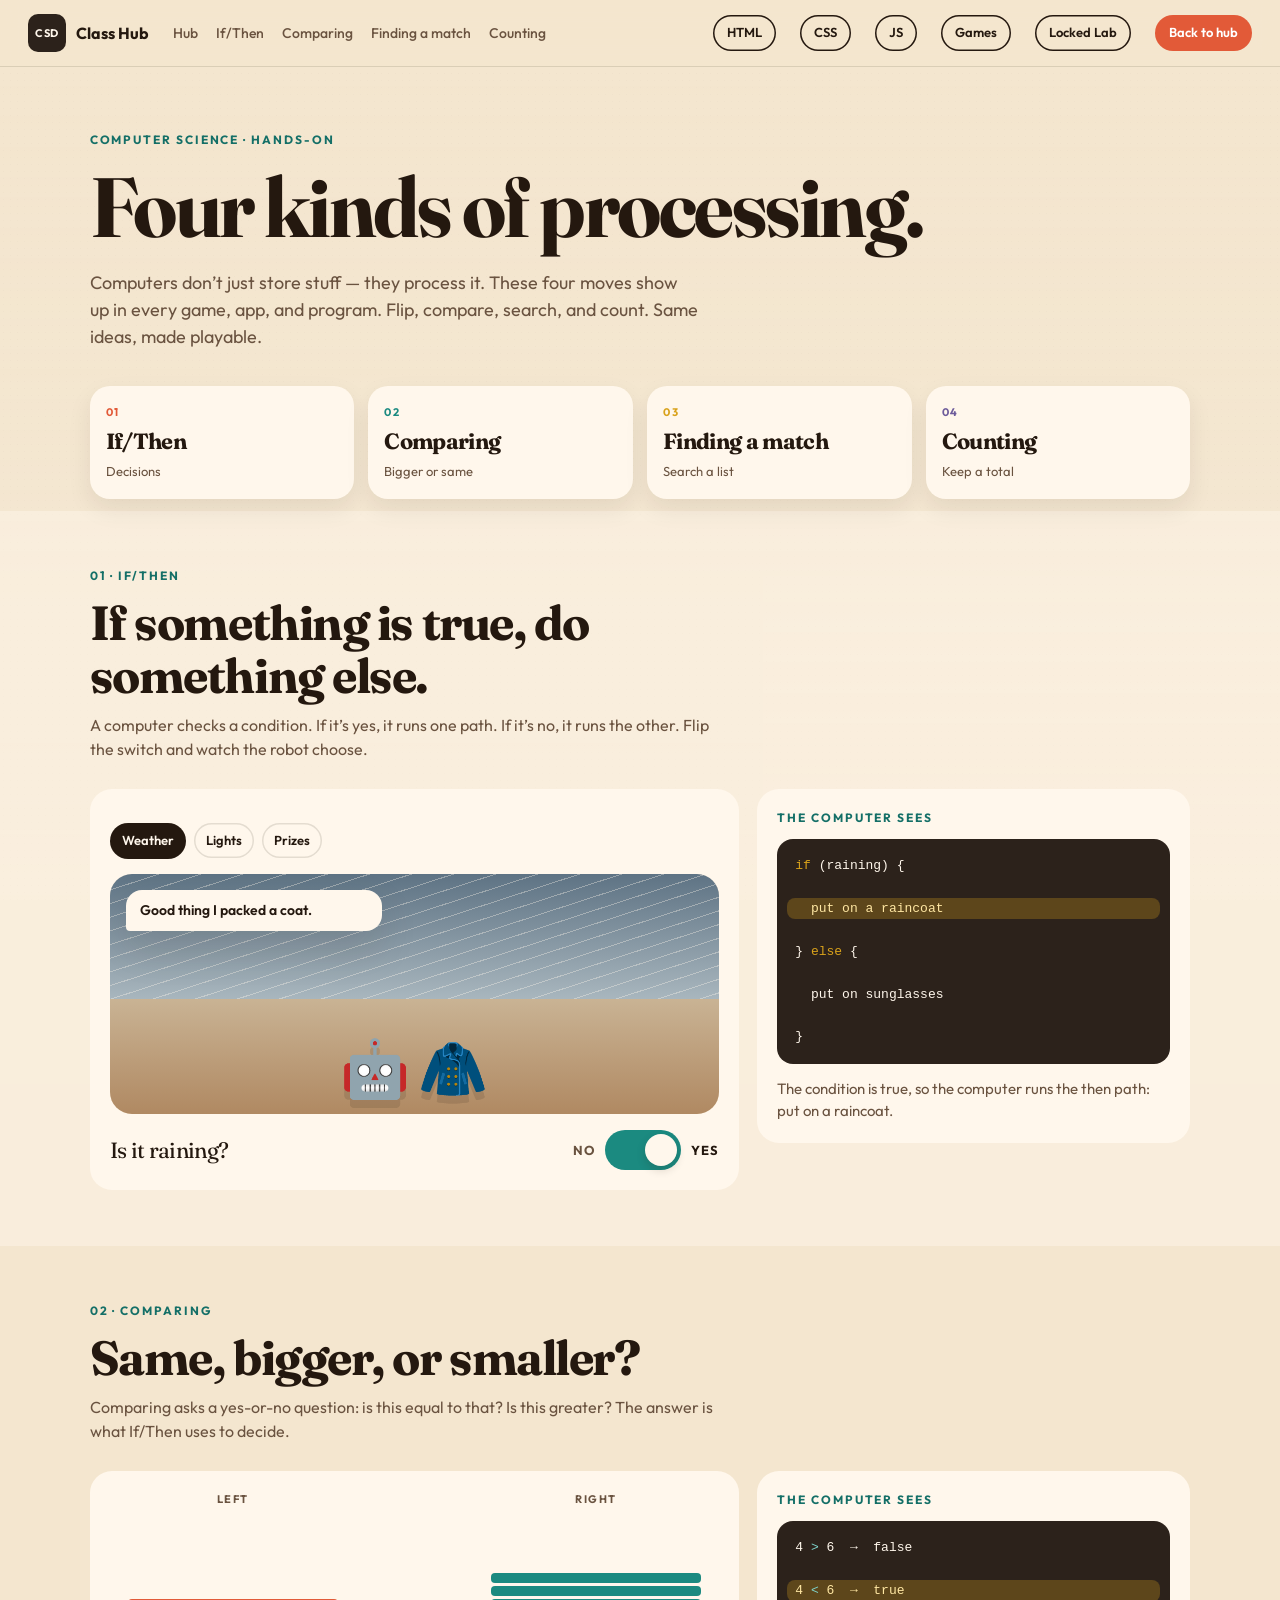
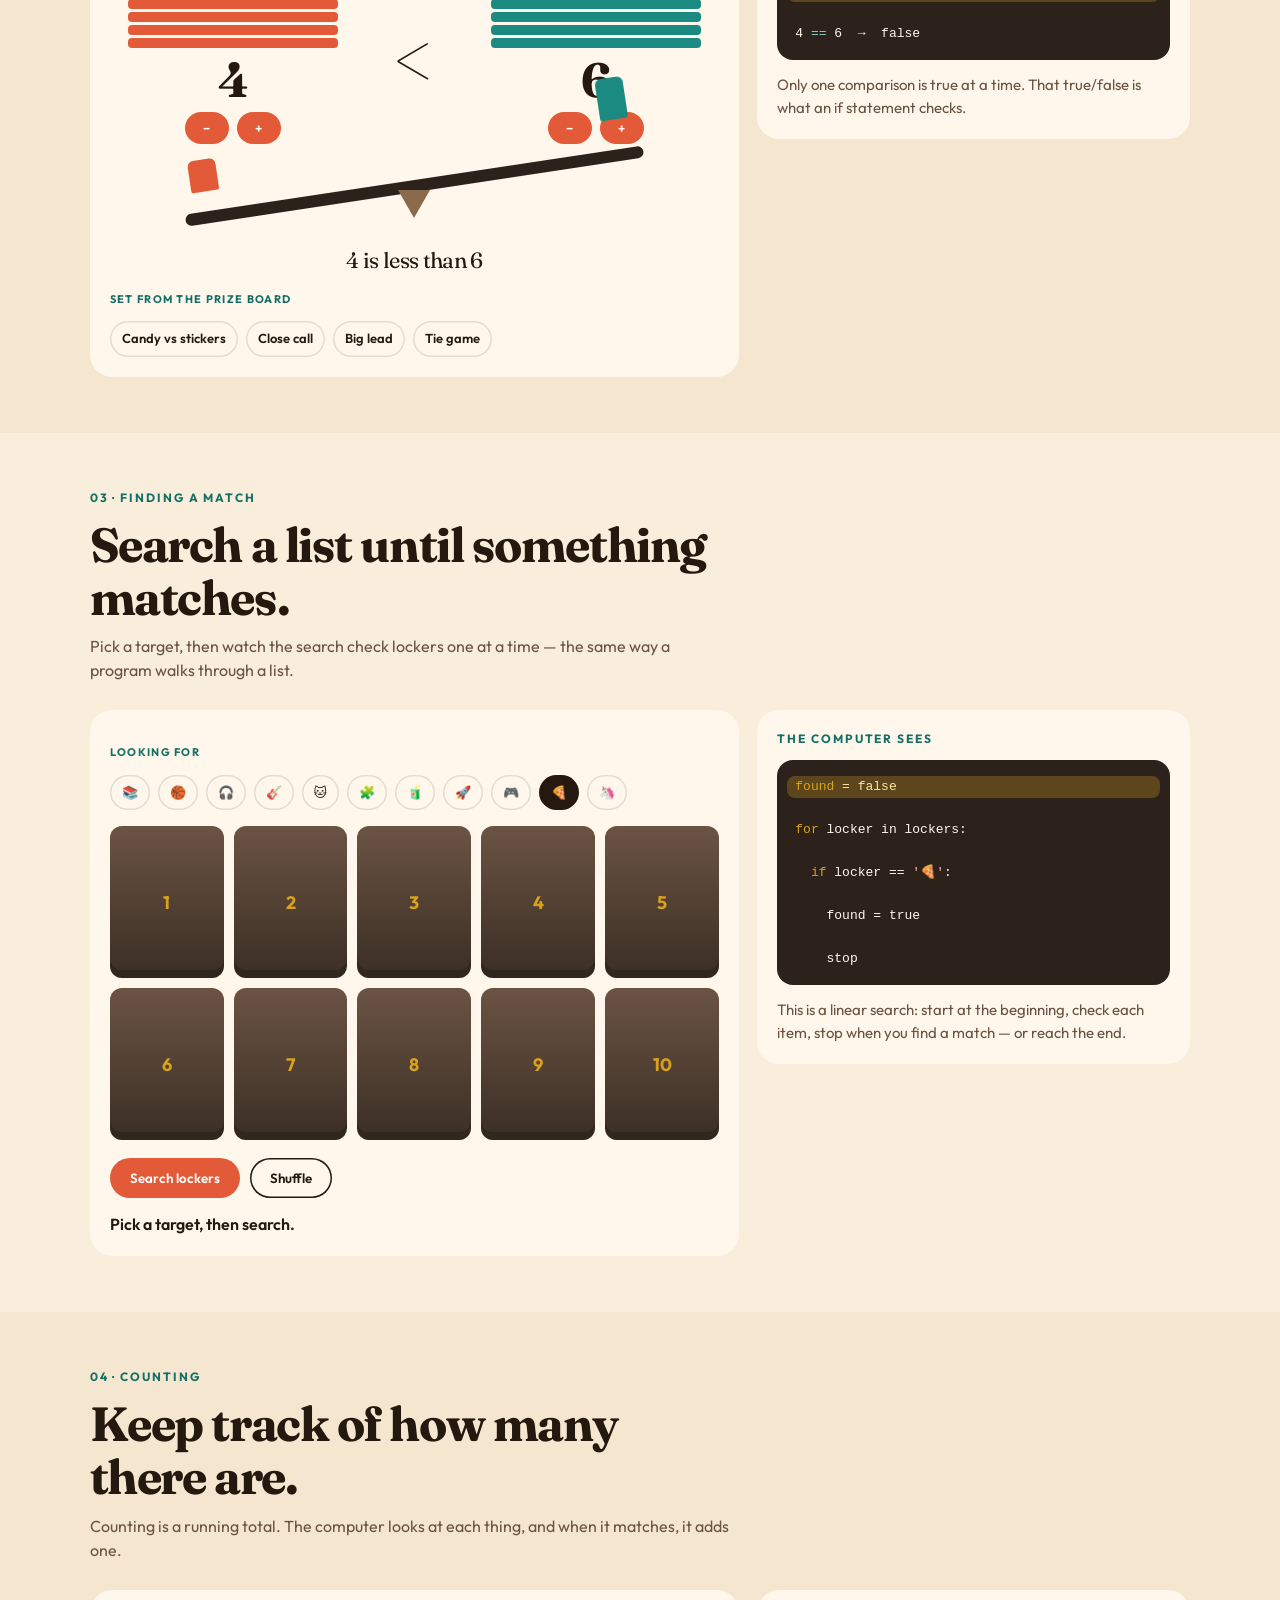
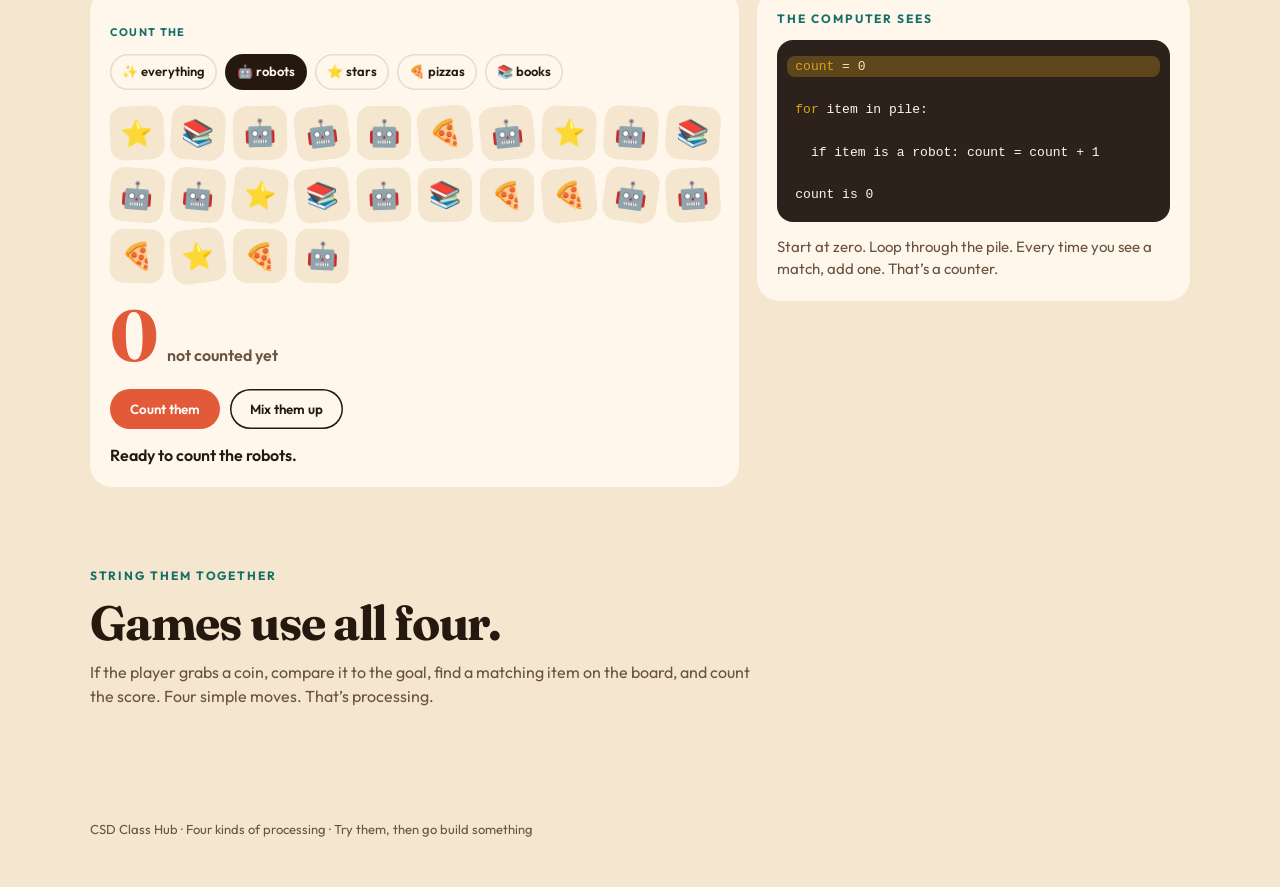
<file: lab.html>
<!doctype html>
<html lang="en">
  <head>
    <meta charset="UTF-8" />
    <meta name="viewport" content="width=device-width, initial-scale=1" />
    <title>Four kinds of processing · CSD Class Hub</title>
    <link rel="preconnect" href="https://fonts.googleapis.com" />
    <link rel="preconnect" href="https://fonts.gstatic.com" crossorigin />
    <link
      href="https://fonts.googleapis.com/css2?family=Fraunces:opsz,wght@9..144,500;9..144,700&family=Outfit:wght@400;500;600;700&display=swap"
      rel="stylesheet"
    />
    <link rel="stylesheet" href="styles.css" />
    <link rel="stylesheet" href="lab.css" />
  </head>
  <body class="lab-page">
    <div class="paper-grain" aria-hidden="true"></div>

    <header class="topbar">
      <a class="brand" href="index.html">
        <span class="brand-mark" aria-hidden="true">CSD</span>
        <span class="brand-text">Class Hub</span>
      </a>
      <nav class="nav">
        <a href="index.html">Hub</a>
        <a href="#if-then">If/Then</a>
        <a href="#comparing">Comparing</a>
        <a href="#find-match">Finding a match</a>
        <a href="#counting">Counting</a>
      </nav>
      <a class="btn btn-tiny btn-ghost" href="html.html">HTML</a>
      <a class="btn btn-tiny btn-ghost" href="css.html">CSS</a>
      <a class="btn btn-tiny btn-ghost" href="js.html">JS</a>
      <a class="btn btn-tiny btn-ghost" href="games.html">Games</a>
      <a class="btn btn-tiny btn-ghost" href="escape.html">Locked Lab</a>
      <a class="btn btn-tiny" href="index.html">Back to hub</a>
    </header>

    <main id="top">
      <section class="hero lab-hero">
        <div class="hero-copy">
          <p class="kicker">Computer science · Hands-on</p>
          <h1>Four kinds of processing.</h1>
          <p class="lede">
            Computers don’t just store stuff — they process it. These four moves show up in every
            game, app, and program. Flip, compare, search, and count. Same ideas, made playable.
          </p>
        </div>
        <nav class="station-jump" aria-label="Lab stations">
          <a class="station-card" href="#if-then">
            <span>01</span>
            <strong>If/Then</strong>
            <em>Decisions</em>
          </a>
          <a class="station-card" href="#comparing">
            <span>02</span>
            <strong>Comparing</strong>
            <em>Bigger or same</em>
          </a>
          <a class="station-card" href="#find-match">
            <span>03</span>
            <strong>Finding a match</strong>
            <em>Search a list</em>
          </a>
          <a class="station-card" href="#counting">
            <span>04</span>
            <strong>Counting</strong>
            <em>Keep a total</em>
          </a>
        </nav>
      </section>

      <section class="section lab-station" id="if-then">
        <div class="section-head">
          <p class="kicker">01 · If/Then</p>
          <h2>If something is true, do something else.</h2>
          <p>
            A computer checks a condition. If it’s yes, it runs one path. If it’s no, it runs the
            other. Flip the switch and watch the robot choose.
          </p>
        </div>
        <div class="lab-split">
          <div class="panel lab-play">
            <div class="chip-row" id="if-scenarios" aria-label="If/Then scenarios"></div>
            <div class="diorama" id="if-diorama" data-scene="rain">
              <div class="diorama-sky"></div>
              <div class="diorama-stars" aria-hidden="true"></div>
              <div class="diorama-rain" aria-hidden="true"></div>
              <div class="diorama-stage">
                <span class="diorama-bot" aria-hidden="true">🤖</span>
                <span class="diorama-prop" id="if-prop">🧥</span>
              </div>
              <p class="diorama-speech" id="if-speech">Good thing I packed a coat.</p>
            </div>
            <div class="rocker-wrap">
              <p class="rocker-question" id="if-question">Is it raining?</p>
              <label class="rocker">
                <span id="if-no-label">No</span>
                <input id="if-toggle" type="checkbox" checked aria-describedby="if-question" />
                <span id="if-yes-label">Yes</span>
              </label>
            </div>
          </div>
          <aside class="panel lab-notes">
            <p class="kicker">The computer sees</p>
            <pre class="code-caption" id="if-code"></pre>
            <p class="lab-explain" id="if-explain"></p>
          </aside>
        </div>
      </section>

      <section class="section lab-station" id="comparing">
        <div class="section-head">
          <p class="kicker">02 · Comparing</p>
          <h2>Same, bigger, or smaller?</h2>
          <p>
            Comparing asks a yes-or-no question: is this equal to that? Is this greater? The answer
            is what If/Then uses to decide.
          </p>
        </div>
        <div class="lab-split">
          <div class="panel lab-play">
            <div class="compare-arena">
              <div class="compare-side" data-side="left">
                <p class="compare-label">Left</p>
                <div class="compare-stack" id="compare-left-stack"></div>
                <p class="compare-num" id="compare-left-num">4</p>
                <div class="compare-stepper">
                  <button
                    class="btn btn-small"
                    type="button"
                    data-compare-delta="-1"
                    data-side="left"
                    aria-label="Decrease left"
                  >
                    −
                  </button>
                  <button
                    class="btn btn-small"
                    type="button"
                    data-compare-delta="1"
                    data-side="left"
                    aria-label="Increase left"
                  >
                    +
                  </button>
                </div>
              </div>
              <div class="compare-op" id="compare-op" aria-live="polite">&gt;</div>
              <div class="compare-side" data-side="right">
                <p class="compare-label">Right</p>
                <div class="compare-stack" id="compare-right-stack"></div>
                <p class="compare-num" id="compare-right-num">6</p>
                <div class="compare-stepper">
                  <button
                    class="btn btn-small"
                    type="button"
                    data-compare-delta="-1"
                    data-side="right"
                    aria-label="Decrease right"
                  >
                    −
                  </button>
                  <button
                    class="btn btn-small"
                    type="button"
                    data-compare-delta="1"
                    data-side="right"
                    aria-label="Increase right"
                  >
                    +
                  </button>
                </div>
              </div>
            </div>
            <div class="seesaw" aria-hidden="true">
              <div class="seesaw-board" id="seesaw-board">
                <span class="seesaw-weight" id="seesaw-left"></span>
                <span class="seesaw-weight" id="seesaw-right"></span>
              </div>
              <div class="seesaw-fulcrum"></div>
            </div>
            <p class="compare-readout" id="compare-readout"></p>
            <p class="points-sub">Set from the prize board</p>
            <div class="chip-row" id="compare-prizes"></div>
          </div>
          <aside class="panel lab-notes">
            <p class="kicker">The computer sees</p>
            <pre class="code-caption" id="compare-code"></pre>
            <p class="lab-explain" id="compare-explain"></p>
          </aside>
        </div>
      </section>

      <section class="section lab-station" id="find-match">
        <div class="section-head">
          <p class="kicker">03 · Finding a match</p>
          <h2>Search a list until something matches.</h2>
          <p>
            Pick a target, then watch the search check lockers one at a time — the same way a
            program walks through a list.
          </p>
        </div>
        <div class="lab-split">
          <div class="panel lab-play">
            <p class="points-sub">Looking for</p>
            <div class="chip-row" id="match-targets"></div>
            <div class="locker-grid" id="locker-grid" aria-label="Lockers"></div>
            <div class="lab-actions">
              <button class="btn btn-primary" type="button" id="match-search">Search lockers</button>
              <button class="btn btn-ghost" type="button" id="match-shuffle">Shuffle</button>
            </div>
            <p class="lab-status" id="match-status" aria-live="polite">Pick a target, then search.</p>
          </div>
          <aside class="panel lab-notes">
            <p class="kicker">The computer sees</p>
            <pre class="code-caption" id="match-code"></pre>
            <p class="lab-explain" id="match-explain">
              This is a linear search: start at the beginning, check each item, stop when you find a
              match — or reach the end.
            </p>
          </aside>
        </div>
      </section>

      <section class="section lab-station" id="counting">
        <div class="section-head">
          <p class="kicker">04 · Counting</p>
          <h2>Keep track of how many there are.</h2>
          <p>
            Counting is a running total. The computer looks at each thing, and when it matches, it
            adds one.
          </p>
        </div>
        <div class="lab-split">
          <div class="panel lab-play">
            <p class="points-sub">Count the</p>
            <div class="chip-row" id="count-types"></div>
            <div class="count-grid" id="count-grid"></div>
            <div class="count-meter">
              <p class="count-total" id="count-total">0</p>
              <p class="count-total-label" id="count-total-label">not counted yet</p>
            </div>
            <div class="lab-actions">
              <button class="btn btn-primary" type="button" id="count-run">Count them</button>
              <button class="btn btn-ghost" type="button" id="count-mix">Mix them up</button>
            </div>
            <p class="lab-status" id="count-status" aria-live="polite">
              Pick a type, then press count.
            </p>
          </div>
          <aside class="panel lab-notes">
            <p class="kicker">The computer sees</p>
            <pre class="code-caption" id="count-code"></pre>
            <p class="lab-explain" id="count-explain">
              Start at zero. Loop through the pile. Every time you see a match, add one. That’s a
              counter.
            </p>
          </aside>
        </div>
      </section>

      <section class="section lab-close">
        <div class="section-head">
          <p class="kicker">String them together</p>
          <h2>Games use all four.</h2>
          <p>
            If the player grabs a coin, compare it to the goal, find a matching item on the board,
            and count the score. Four simple moves. That’s processing.
          </p>
        </div>
      </section>
    </main>

    <footer class="footer">
      <p>CSD Class Hub · Four kinds of processing · Try them, then go build something</p>
    </footer>

    <script src="lab.js"></script>
  </body>
</html>
</file>
<file: styles.css>
:root {
  --paper: #f4e6cf;
  --paper-2: #ead6b4;
  --cream: #fff7ec;
  --ink: #24180f;
  --ink-soft: #6a5340;
  --coral: #e25a38;
  --coral-deep: #c44728;
  --teal: #1b8a80;
  --teal-deep: #146f67;
  --gold: #d9a21b;
  --stamp: #2c221b;
  --line: rgba(36, 24, 15, 0.12);
  --shadow: 0 18px 40px rgba(36, 24, 15, 0.12);
  --serif: "Fraunces", "Iowan Old Style", Georgia, serif;
  --sans: "Outfit", "Avenir Next", system-ui, sans-serif;
  --radius: 22px;
}

* {
  box-sizing: border-box;
}

html {
  scroll-behavior: smooth;
}

body {
  margin: 0;
  color: var(--ink);
  background: var(--paper);
  font-family: var(--sans);
  line-height: 1.5;
}

.paper-grain {
  pointer-events: none;
  position: fixed;
  inset: 0;
  z-index: 0;
  opacity: 0.35;
  background-image:
    radial-gradient(rgba(36, 24, 15, 0.05) 0.6px, transparent 0.7px),
    linear-gradient(180deg, transparent, rgba(255, 247, 236, 0.35));
  background-size: 7px 7px, 100% 100%;
}

body > *:not(.paper-grain) {
  position: relative;
  z-index: 1;
}

h1,
h2,
h3 {
  font-family: var(--serif);
  font-weight: 700;
  letter-spacing: -0.03em;
  line-height: 1.1;
  margin: 0;
}

p {
  margin: 0;
}

a {
  color: inherit;
}

.sr-only {
  position: absolute;
  width: 1px;
  height: 1px;
  padding: 0;
  margin: -1px;
  overflow: hidden;
  clip: rect(0, 0, 0, 0);
  border: 0;
}

.topbar {
  position: sticky;
  top: 0;
  z-index: 20;
  display: flex;
  align-items: center;
  flex-wrap: wrap;
  gap: 12px 24px;
  padding: 14px 28px;
  background: rgba(244, 230, 207, 0.88);
  backdrop-filter: blur(14px);
  border-bottom: 1px solid var(--line);
}

.brand {
  display: flex;
  align-items: center;
  gap: 10px;
  text-decoration: none;
  font-weight: 700;
}

.brand-mark {
  display: grid;
  place-items: center;
  width: 38px;
  height: 38px;
  border-radius: 10px;
  background: var(--stamp);
  color: var(--cream);
  font-size: 11px;
  letter-spacing: 0.08em;
}

.nav {
  display: flex;
  gap: 18px;
  margin-right: auto;
  font-size: 14px;
  font-weight: 500;
}

.nav a {
  text-decoration: none;
  color: var(--ink-soft);
}

.nav a:hover {
  color: var(--ink);
}

.btn.topbar-extra {
  display: none;
}

.btn {
  border: 0;
  cursor: pointer;
  font-family: inherit;
  font-weight: 600;
  text-decoration: none;
  display: inline-flex;
  align-items: center;
  justify-content: center;
  border-radius: 999px;
  transition: transform 0.18s ease, background 0.18s ease;
}

.btn:hover {
  transform: translateY(-1px);
}

.btn:active {
  transform: translateY(1px);
}

.btn-primary,
.btn-tiny,
.btn-small {
  background: var(--coral);
  color: white;
}

.btn-primary {
  padding: 12px 20px;
}

.btn-tiny {
  padding: 8px 14px;
  font-size: 13px;
}

.btn-small {
  padding: 8px 14px;
  font-size: 13px;
  margin-top: 8px;
}

.btn-ghost {
  background: transparent;
  color: var(--ink);
  padding: 12px 20px;
  box-shadow: inset 0 0 0 1.5px var(--ink);
}

.hero {
  display: grid;
  grid-template-columns: 1.15fr 0.85fr;
  gap: 48px;
  align-items: center;
  padding: 64px 7vw 36px;
}

.kicker {
  font-size: 12px;
  font-weight: 700;
  letter-spacing: 0.16em;
  text-transform: uppercase;
  color: var(--teal-deep);
  margin-bottom: 12px;
}

h1 {
  font-size: clamp(48px, 7vw, 84px);
}

.lede {
  margin-top: 16px;
  max-width: 38rem;
  font-size: 18px;
  color: var(--ink-soft);
}

.hero-actions {
  display: flex;
  gap: 12px;
  margin-top: 28px;
  flex-wrap: wrap;
}

.hero-stats {
  display: flex;
  gap: 28px;
  list-style: none;
  padding: 0;
  margin: 32px 0 0;
  color: var(--ink-soft);
  font-size: 14px;
}

.hero-stats strong {
  display: block;
  font-family: var(--serif);
  font-size: 28px;
  color: var(--ink);
}

.spotlight {
  background: var(--cream);
  border-radius: 28px;
  padding: 28px;
  box-shadow: var(--shadow);
  transform: rotate(1.2deg);
  animation: rise 0.7s ease both;
}

.spotlight.is-swap {
  animation: pop 0.45s ease;
}

.spotlight-label {
  font-size: 11px;
  font-weight: 700;
  letter-spacing: 0.18em;
  text-transform: uppercase;
  color: var(--coral);
}

.spotlight-avatar,
.avatar {
  display: grid;
  place-items: center;
  width: 72px;
  height: 72px;
  margin: 16px 0 12px;
  border-radius: 50%;
  color: white;
  font-weight: 700;
  font-size: 22px;
}

.spotlight h2 {
  font-size: 36px;
}

.spotlight-meta,
.spotlight-blurb {
  color: var(--ink-soft);
  margin-top: 8px;
}

.chip-row {
  display: flex;
  flex-wrap: wrap;
  gap: 8px;
  margin-top: 14px;
}

.chip {
  background: var(--paper-2);
  color: var(--ink);
  border-radius: 999px;
  padding: 4px 10px;
  font-size: 12px;
  font-weight: 600;
}

.section {
  padding: 56px 7vw;
  scroll-margin-top: 76px;
}

.section-head {
  max-width: 40rem;
  margin-bottom: 28px;
}

.section-head h2 {
  font-size: clamp(32px, 4vw, 48px);
}

.section-head p:last-child {
  margin-top: 10px;
  color: var(--ink-soft);
}

.pulse-grid,
.wishlist-grid,
.card-grid {
  display: grid;
  gap: 18px;
}

.pulse-grid {
  grid-template-columns: repeat(4, 1fr);
}

.panel {
  background: var(--cream);
  border-radius: var(--radius);
  padding: 20px;
  animation: rise 0.6s ease both;
}

.panel h3 {
  font-size: 18px;
  margin-bottom: 16px;
}

.bar {
  display: grid;
  grid-template-columns: 1fr auto;
  gap: 8px;
  align-items: center;
  margin-bottom: 10px;
  font-size: 13px;
}

.bar-track {
  grid-column: 1 / -1;
  height: 8px;
  border-radius: 99px;
  background: var(--paper-2);
  overflow: hidden;
}

.bar-fill {
  height: 100%;
  width: 0;
  background: var(--teal);
  border-radius: inherit;
  transition: width 0.8s ease;
}

.bar:nth-child(3n) .bar-fill {
  background: var(--coral);
}

.bar:nth-child(4n) .bar-fill {
  background: var(--gold);
}

.wishlist-section {
  background: var(--stamp);
  color: var(--cream);
  margin: 12px 18px;
  border-radius: 32px;
}

.section-head.invert .kicker {
  color: var(--gold);
}

.section-head.invert p:last-child {
  color: rgba(255, 247, 236, 0.72);
}

.wishlist-grid {
  grid-template-columns: repeat(3, 1fr);
}

.ticket {
  background: #3a2e24;
  border-radius: 18px;
  padding: 22px;
  min-height: 280px;
}

.ticket ul {
  list-style: none;
  padding: 0;
  margin: 0;
}

.ticket h3 {
  font-size: 26px;
  margin-bottom: 16px;
}

.ticket li {
  display: flex;
  justify-content: space-between;
  gap: 12px;
  padding: 10px 0;
  border-bottom: 1px dashed rgba(255, 247, 236, 0.16);
  font-size: 14px;
}

.ticket b {
  color: var(--gold);
}

.goal-layout {
  display: grid;
  grid-template-columns: minmax(0, 1.15fr) minmax(0, 0.85fr);
  gap: 18px;
  align-items: start;
}

.goal-score {
  margin: 6px 0 0;
  font-family: var(--serif);
  font-size: clamp(64px, 8vw, 92px);
  letter-spacing: -0.05em;
  line-height: 0.9;
}

.goal-reward {
  margin-top: 8px;
  font-size: 22px;
  font-weight: 700;
}

.goal-note {
  margin-top: 6px;
  color: var(--ink-soft);
}

.goal-meter {
  position: relative;
  height: 18px;
  margin: 22px 0 28px;
  border-radius: 99px;
  background: var(--paper-2);
  overflow: visible;
}

.goal-meter-fill {
  height: 100%;
  width: 0;
  border-radius: inherit;
  background: var(--teal);
}

.goal-tick {
  position: absolute;
  top: 22px;
  transform: translateX(-50%);
  font-size: 11px;
  font-weight: 700;
  letter-spacing: 0.06em;
  color: var(--ink-soft);
}

.goal-ladder {
  list-style: none;
  margin: 36px 0 0;
  padding: 0;
}

.goal-ladder li {
  display: flex;
  justify-content: space-between;
  gap: 12px;
  padding: 10px 0;
  border-top: 1px solid var(--line);
  color: var(--ink-soft);
}

.goal-ladder li.is-on {
  color: var(--ink);
  font-weight: 700;
}

.goal-ladder li.is-on span {
  color: var(--teal-deep);
}

.goal-charts {
  display: grid;
  gap: 18px;
}

.goal-chart h3 {
  margin-bottom: 8px;
}

.goal-chart ul {
  margin: 0;
  padding-left: 1.1em;
}

.goal-chart li + li {
  margin-top: 8px;
}

.goal-earn {
  background: #e7f6f3;
}

.goal-cost {
  background: #fde8e2;
}

.section-head a {
  color: var(--teal-deep);
  font-weight: 600;
}

.prize-chart {
  width: 100%;
  max-width: 720px;
  border-collapse: collapse;
  background: var(--cream);
  border-radius: 22px;
  overflow: hidden;
  box-shadow: var(--shadow);
}

.prize-chart th,
.prize-chart td {
  padding: 16px 22px;
  text-align: left;
}

.prize-chart thead th {
  font-size: 12px;
  font-weight: 700;
  letter-spacing: 0.16em;
  text-transform: uppercase;
  background: var(--stamp);
  color: var(--cream);
}

.prize-chart tbody th {
  font-family: var(--serif);
  font-size: clamp(22px, 3vw, 28px);
  font-weight: 700;
  letter-spacing: -0.03em;
}

.prize-chart tbody tr:nth-child(even) {
  background: var(--paper);
}

.prize-chart tbody tr:not(:last-child) th,
.prize-chart tbody tr:not(:last-child) td {
  border-bottom: 1px dashed var(--line);
}

.prize-chart td {
  text-align: right;
  white-space: nowrap;
}

.prize-chart td b {
  font-family: var(--serif);
  font-size: clamp(28px, 4vw, 36px);
  font-weight: 700;
  color: var(--coral);
}

.prize-chart td span {
  margin-left: 4px;
  font-size: 13px;
  font-weight: 600;
  color: var(--ink-soft);
}

.toolbar {
  display: flex;
  align-items: center;
  gap: 16px;
  margin-bottom: 16px;
}

.search {
  flex: 1;
}

.search input,
.match-controls select {
  width: 100%;
  border: 0;
  border-radius: 999px;
  padding: 14px 18px;
  font: inherit;
  background: var(--cream);
  box-shadow: inset 0 0 0 1px var(--line);
}

.result-count {
  color: var(--ink-soft);
  font-size: 14px;
  white-space: nowrap;
}

.filters {
  display: flex;
  flex-wrap: wrap;
  gap: 8px;
  margin-bottom: 24px;
}

.filter-btn {
  border: 0;
  background: transparent;
  box-shadow: inset 0 0 0 1.5px var(--line);
  color: var(--ink);
  border-radius: 999px;
  padding: 8px 12px;
  font: inherit;
  font-size: 13px;
  font-weight: 600;
  cursor: pointer;
}

.filter-btn.is-on,
.filter-btn:hover {
  background: var(--ink);
  color: var(--cream);
  box-shadow: none;
}

.card-grid {
  grid-template-columns: repeat(auto-fill, minmax(230px, 1fr));
}

.person-card {
  position: relative;
  background: var(--cream);
  border-radius: 20px;
  padding: 18px;
  text-align: left;
  cursor: pointer;
  border: 0;
  font: inherit;
  color: inherit;
  box-shadow: 0 10px 24px rgba(36, 24, 15, 0.08);
  animation: rise 0.5s ease both;
  transition: transform 0.2s ease;
}

.points-badge {
  position: absolute;
  top: 14px;
  right: 14px;
  background: var(--gold);
  color: var(--stamp);
  border-radius: 999px;
  padding: 4px 9px;
  font-size: 12px;
  font-weight: 700;
}

.spotlight-points {
  margin-top: 8px;
  color: var(--gold);
  font-weight: 700;
  font-size: 14px;
}

.points-tools {
  display: flex;
  flex-wrap: wrap;
  gap: 8px;
}

.points-tools[hidden] {
  display: none;
}

.teacher-btn.is-on {
  background: var(--teal);
}

.btn-ghost.btn-tiny,
.btn-ghost.btn-small {
  background: transparent;
  color: var(--ink);
  box-shadow: inset 0 0 0 1.5px var(--ink);
  padding: 8px 14px;
}

.points-tools .btn-ghost {
  color: var(--ink);
  background: transparent;
  box-shadow: inset 0 0 0 1.5px var(--ink);
}

.points-panel {
  margin-top: 18px;
  padding: 16px;
  background: var(--paper);
  border-radius: 16px;
}

.points-head {
  display: flex;
  align-items: baseline;
  justify-content: space-between;
  gap: 12px;
}

.points-head .kicker {
  margin-bottom: 0;
}

.points-total {
  font-family: var(--serif);
  font-size: 28px;
  font-weight: 700;
  letter-spacing: -0.03em;
}

.points-total span {
  font-family: var(--sans);
  font-size: 13px;
  font-weight: 600;
  color: var(--ink-soft);
}

.points-msg,
.points-locked {
  margin-top: 10px;
  font-size: 14px;
  color: var(--coral-deep);
}

.points-locked {
  color: var(--ink-soft);
}

.points-sub {
  margin: 14px 0 8px;
  font-size: 11px;
  font-weight: 700;
  letter-spacing: 0.12em;
  text-transform: uppercase;
  color: var(--teal-deep);
}

.points-actions {
  display: flex;
  flex-wrap: wrap;
  gap: 8px;
  margin-top: 12px;
}

.points-actions .btn {
  margin-top: 0;
}

.points-note,
.points-custom,
.teacher-pin-field {
  display: block;
  margin-top: 12px;
}

.points-note input,
.points-custom input,
.teacher-pin-field input {
  width: 100%;
  border: 0;
  border-radius: 999px;
  padding: 12px 16px;
  font: inherit;
  background: var(--cream);
  box-shadow: inset 0 0 0 1px var(--line);
}

.points-custom {
  display: flex;
  gap: 8px;
  align-items: center;
}

.points-custom input {
  flex: 1;
  min-width: 0;
}

.points-custom .btn {
  margin-top: 0;
  flex-shrink: 0;
}

.points-log {
  list-style: none;
  padding: 12px 0 0;
  margin: 12px 0 0;
  border-top: 1px dashed var(--line);
}

.points-log li {
  display: grid;
  grid-template-columns: auto 1fr auto;
  gap: 10px;
  align-items: baseline;
  padding: 6px 0;
  font-size: 13px;
}

.points-log b {
  color: var(--teal-deep);
  font-variant-numeric: tabular-nums;
}

.points-log time {
  color: var(--ink-soft);
  font-size: 12px;
}

.modal-inner .lede {
  margin: 8px 0 16px;
  font-size: 15px;
}

#teacher-form .btn-primary {
  margin-top: 16px;
}

.person-card:hover {
  transform: translateY(-6px) rotate(-0.6deg);
}

.person-card .avatar {
  width: 56px;
  height: 56px;
  font-size: 18px;
  margin: 0 0 12px;
}

.person-card h3 {
  font-size: 24px;
}

.person-card .meta {
  color: var(--ink-soft);
  font-size: 13px;
  margin: 6px 0 10px;
  min-height: 2.6em;
}

.match-controls {
  max-width: 360px;
  margin-bottom: 24px;
}

.match-controls span {
  display: block;
  font-size: 13px;
  font-weight: 600;
  margin-bottom: 8px;
}

.match-results {
  display: grid;
  gap: 12px;
}

.match-card {
  display: grid;
  grid-template-columns: auto 1fr auto;
  gap: 14px;
  align-items: center;
  background: var(--cream);
  border-radius: 16px;
  padding: 14px 16px;
  cursor: pointer;
  border: 0;
  font: inherit;
  text-align: left;
  color: inherit;
}

.match-card .avatar {
  width: 44px;
  height: 44px;
  font-size: 14px;
  margin: 0;
}

.match-empty {
  color: var(--ink-soft);
}

.footer {
  padding: 28px 7vw 48px;
  color: var(--ink-soft);
  font-size: 13px;
}

.modal {
  border: 0;
  padding: 0;
  background: transparent;
  max-width: min(640px, calc(100vw - 32px));
}

.modal::backdrop {
  background: rgba(36, 24, 15, 0.45);
}

.modal-inner {
  background: var(--cream);
  border-radius: 28px;
  padding: 28px;
  position: relative;
  box-shadow: var(--shadow);
}

.modal-close {
  position: absolute;
  top: 12px;
  right: 16px;
  border: 0;
  background: transparent;
  font-size: 28px;
  cursor: pointer;
  color: var(--ink-soft);
}

.modal-grid {
  display: grid;
  gap: 10px;
  margin-top: 18px;
}

.modal-grid div {
  background: var(--paper);
  border-radius: 14px;
  padding: 12px 14px;
}

.modal-grid dt {
  font-size: 11px;
  font-weight: 700;
  letter-spacing: 0.12em;
  text-transform: uppercase;
  color: var(--teal-deep);
}

.modal-grid dd {
  margin: 4px 0 0;
}

.hope-quote {
  margin-top: 16px;
  padding: 14px 16px;
  border-left: 3px solid var(--coral);
  font-family: var(--serif);
  font-size: 20px;
  line-height: 1.35;
}

@keyframes rise {
  from {
    opacity: 0;
    transform: translateY(16px);
  }
  to {
    opacity: 1;
    transform: none;
  }
}

@keyframes pop {
  0% {
    transform: rotate(1.2deg) scale(0.96);
  }
  60% {
    transform: rotate(-1deg) scale(1.03);
  }
  100% {
    transform: rotate(1.2deg) scale(1);
  }
}

@media (max-width: 980px) {
  .hero,
  .pulse-grid,
  .wishlist-grid,
  .goal-layout {
    grid-template-columns: 1fr;
  }

  .nav {
    display: none;
  }

  .btn.topbar-extra {
    display: inline-flex;
    margin-right: auto;
  }

  .wishlist-section {
    margin: 0;
    border-radius: 0;
  }
}

@media (prefers-reduced-motion: reduce) {
  *,
  *::before,
  *::after {
    animation: none !important;
    transition: none !important;
    scroll-behavior: auto !important;
  }
}
</file>
<file: bakery.css>
:root {
  --ink: #221a33;
  --night: #1b1430;
  --plum: #2a1b4a;
  --pink: #ff5fa2;
  --mint: #3ee6b5;
  --yellow: #ffd23f;
  --zombie: #94d26b;
  --paper: #fff8ef;
  --red: #ff5c5c;
}

* {
  box-sizing: border-box;
}

[hidden] {
  display: none !important;
}

html,
body {
  margin: 0;
  height: 100%;
  overflow: hidden;
  background: var(--night);
  font-family: 'Nunito', system-ui, sans-serif;
  font-weight: 600;
  color: var(--ink);
}

#game {
  position: fixed;
  inset: 0;
  width: 100vw;
  height: 100vh;
  display: block;
  cursor: crosshair;
}

.mute {
  position: fixed;
  top: 14px;
  right: 14px;
  z-index: 30;
  width: 48px;
  height: 48px;
  border-radius: 14px;
  border: 3px solid var(--ink);
  background: var(--yellow);
  font-size: 22px;
  cursor: pointer;
  box-shadow: 4px 4px 0 var(--ink);
}
.mute:active {
  transform: translate(2px, 2px);
  box-shadow: 2px 2px 0 var(--ink);
}

/* ---------- Overlay + screens ---------- */
.overlay {
  position: fixed;
  inset: 0;
  z-index: 20;
  display: none;
  overflow: auto;
  padding: 24px;
  background: rgba(20, 12, 40, 0.55);
}
.overlay.is-open {
  display: flex;
}
.overlay.is-solid {
  background:
    radial-gradient(circle at 15% 10%, rgba(255, 95, 162, 0.28), transparent 40%),
    radial-gradient(circle at 85% 90%, rgba(62, 230, 181, 0.22), transparent 45%),
    rgba(20, 12, 40, 0.8);
}
.screen {
  display: none;
  margin: auto;
  width: 100%;
}
.screen.is-active {
  display: block;
}

.card {
  background: var(--paper);
  border: 4px solid var(--ink);
  border-radius: 20px;
  box-shadow: 8px 8px 0 var(--ink);
  padding: 20px 22px;
}

h1,
h2,
h3,
.big {
  font-family: 'Bangers', Impact, sans-serif;
  letter-spacing: 0.04em;
  font-weight: 400;
  margin: 0 0 10px;
}
h2 {
  font-size: 30px;
}
h3 {
  font-size: 22px;
  margin-top: 14px;
}
.big {
  font-size: 54px;
  line-height: 1;
}
.kicker {
  margin: 0 0 6px;
  font-weight: 900;
  text-transform: uppercase;
  letter-spacing: 0.12em;
  font-size: 13px;
  color: #7a5fa8;
}
.hint {
  font-size: 14px;
  color: #5a4d6e;
  margin: 6px 0;
}
.form-error {
  color: #c62828;
  font-weight: 900;
  min-height: 1.2em;
  margin: 6px 0;
}

kbd {
  display: inline-block;
  min-width: 22px;
  padding: 1px 6px;
  border: 2px solid var(--ink);
  border-bottom-width: 4px;
  border-radius: 7px;
  background: #fff;
  font-family: 'Nunito', sans-serif;
  font-weight: 900;
  font-size: 12px;
  text-align: center;
}

/* ---------- Buttons ---------- */
.btn {
  font: inherit;
  font-weight: 900;
  font-size: 16px;
  padding: 10px 18px;
  border: 3px solid var(--ink);
  border-radius: 14px;
  background: var(--mint);
  color: var(--ink);
  cursor: pointer;
  box-shadow: 4px 4px 0 var(--ink);
  transition: transform 0.08s;
}
.btn:hover {
  transform: translate(-1px, -1px);
  box-shadow: 5px 5px 0 var(--ink);
}
.btn:active {
  transform: translate(2px, 2px);
  box-shadow: 2px 2px 0 var(--ink);
}
.btn:disabled {
  opacity: 0.45;
  cursor: not-allowed;
  transform: none;
  box-shadow: 4px 4px 0 var(--ink);
}
.btn-big {
  font-family: 'Bangers', Impact, sans-serif;
  font-weight: 400;
  font-size: 28px;
  letter-spacing: 0.05em;
  padding: 8px 26px;
  background: var(--pink);
  color: #fff;
  text-shadow: 2px 2px 0 var(--ink);
}
.btn-ghost {
  background: #fff;
}
.btn-small {
  font-size: 13px;
  padding: 6px 10px;
  box-shadow: 3px 3px 0 var(--ink);
}
.actions {
  display: flex;
  flex-wrap: wrap;
  gap: 12px;
  align-items: center;
  margin-top: 16px;
}

/* ---------- Title ---------- */
.title-wrap {
  max-width: 1240px;
  margin: 0 auto;
}
.logo {
  text-align: center;
  color: #fff;
  margin-bottom: 18px;
}
.logo-kicker {
  margin: 0;
  font-weight: 900;
  letter-spacing: 0.14em;
  text-transform: uppercase;
  color: var(--zombie);
  font-size: 14px;
}
.logo-title {
  font-size: clamp(56px, 9vw, 112px);
  line-height: 0.95;
  margin: 6px 0;
}
.logo-title span {
  display: inline-block;
  -webkit-text-stroke: 3px var(--ink);
  text-shadow: 6px 6px 0 var(--ink);
  animation: wobble 3s ease-in-out infinite;
}
.logo-title span:nth-child(1) {
  color: var(--yellow);
  transform: rotate(-4deg);
}
.logo-title span:nth-child(2) {
  color: var(--pink);
  transform: rotate(2deg);
  animation-delay: 0.3s;
}
.logo-title span:nth-child(3) {
  color: var(--zombie);
  transform: rotate(-2deg);
  animation-delay: 0.6s;
}
@keyframes wobble {
  0%,
  100% {
    translate: 0 0;
  }
  50% {
    translate: 0 -6px;
  }
}
.logo-sub {
  margin: 0;
  font-size: 18px;
  font-weight: 800;
  opacity: 0.92;
}

.title-grid {
  display: grid;
  grid-template-columns: 1.05fr 1.25fr 0.9fr;
  gap: 22px;
  align-items: start;
}
@media (max-width: 1100px) {
  .title-grid {
    grid-template-columns: 1fr 1fr;
  }
  .board-mini {
    grid-column: 1 / -1;
  }
}

.seg {
  display: flex;
  flex-wrap: wrap;
  gap: 8px;
  margin: 8px 0 12px;
}
.seg label {
  cursor: pointer;
}
.seg input {
  position: absolute;
  opacity: 0;
  pointer-events: none;
}
.seg span,
.seg button {
  display: inline-block;
  font: inherit;
  font-weight: 900;
  font-size: 14px;
  padding: 7px 12px;
  border: 3px solid var(--ink);
  border-radius: 999px;
  background: #fff;
  cursor: pointer;
}
.seg input:checked + span,
.seg button.is-on {
  background: var(--yellow);
  box-shadow: 3px 3px 0 var(--ink);
}
.seg input:focus-visible + span {
  outline: 3px solid var(--pink);
  outline-offset: 2px;
}

.field {
  display: grid;
  gap: 4px;
  margin: 10px 0;
  font-weight: 900;
}
.field select {
  font: inherit;
  font-weight: 800;
  padding: 9px 10px;
  border: 3px solid var(--ink);
  border-radius: 12px;
  background: #fff;
}

.rules {
  margin: 0;
  padding-left: 20px;
  display: grid;
  gap: 6px;
  font-size: 15px;
}
.scoring {
  background: #fff1c4;
  border: 2px dashed var(--ink);
  border-radius: 12px;
  padding: 8px 10px;
  font-size: 14px;
  margin: 12px 0 0;
}
.keys {
  list-style: none;
  padding: 0;
  margin: 0;
  display: grid;
  grid-template-columns: 1fr 1fr;
  gap: 6px 12px;
  font-size: 14px;
}
.keys.compact {
  margin-top: 18px;
  text-align: left;
}

.board-mini ol {
  margin: 8px 0 14px;
  padding-left: 24px;
  display: grid;
  gap: 4px;
  font-weight: 800;
}
.board-mini li span {
  float: right;
  font-family: 'Bangers', Impact, sans-serif;
  font-size: 20px;
  letter-spacing: 0.04em;
}
.board-mini .empty {
  list-style: none;
  margin-left: -24px;
  color: #7a6d8e;
}
.back-link {
  display: inline-block;
  margin-top: 18px;
  color: #fff;
  font-weight: 900;
}

/* ---------- Small center cards ---------- */
.center-card {
  max-width: 560px;
  margin: 0 auto;
  text-align: center;
}
.center-card .actions {
  justify-content: center;
}
.stats {
  display: grid;
  grid-template-columns: repeat(4, 1fr);
  gap: 10px;
  margin: 16px 0;
}
.stats div {
  background: #fff;
  border: 3px solid var(--ink);
  border-radius: 14px;
  padding: 8px 4px;
}
.stats dt {
  font-size: 12px;
  font-weight: 900;
  text-transform: uppercase;
  letter-spacing: 0.08em;
  color: #7a5fa8;
}
.stats dd {
  margin: 0;
  font-family: 'Bangers', Impact, sans-serif;
  font-size: 32px;
}
.rank {
  font-weight: 900;
  color: #b0237a;
  min-height: 1.2em;
}

/* ---------- Oven ---------- */
.bake-wrap {
  display: grid;
  grid-template-columns: 1.35fr 1fr;
  gap: 22px;
  max-width: 1160px;
  margin: 0 auto;
  align-items: start;
}
@media (max-width: 900px) {
  .bake-wrap {
    grid-template-columns: 1fr;
  }
}
.bake-slots {
  display: flex;
  gap: 14px;
  justify-content: center;
  align-items: center;
  margin: 12px 0 16px;
}
.bake-slot {
  width: 76px;
  height: 76px;
  border-radius: 50%;
  border: 4px dashed #b9a9d6;
  display: grid;
  place-items: center;
  font-size: 38px;
  background: #fff;
  cursor: pointer;
}
.bake-slot.is-filled {
  border-style: solid;
  border-color: var(--ink);
  background: #fff1c4;
}
.bake-plus {
  font-family: 'Bangers', Impact, sans-serif;
  font-size: 30px;
  color: #b9a9d6;
}
.pantry {
  display: grid;
  grid-template-columns: repeat(auto-fill, minmax(118px, 1fr));
  gap: 10px;
}
.ing {
  position: relative;
  display: grid;
  justify-items: center;
  gap: 2px;
  padding: 10px 6px 8px;
  border: 3px solid var(--ink);
  border-radius: 14px;
  background: #fff;
  font: inherit;
  font-weight: 800;
  font-size: 13px;
  cursor: pointer;
  box-shadow: 3px 3px 0 var(--ink);
}
.ing.is-on {
  background: var(--yellow);
  transform: translate(-1px, -2px);
}
.ing.is-rare {
  background: linear-gradient(135deg, #fff6c9, #ffe0f0);
}
.ing.is-rare.is-on {
  background: var(--yellow);
}
.ing kbd {
  position: absolute;
  top: 4px;
  left: 4px;
  font-size: 10px;
  min-width: 18px;
  padding: 0 4px;
}
.ing-icon {
  font-size: 30px;
  line-height: 1.1;
}
.ing-count {
  font-family: 'Bangers', Impact, sans-serif;
  font-size: 18px;
  letter-spacing: 0.04em;
}
.empty {
  color: #7a6d8e;
  font-weight: 800;
}
.bake-result {
  min-height: 1.6em;
  font-size: 18px;
  font-weight: 900;
  text-align: center;
  margin: 14px 0 0;
}
.bake-result.is-new {
  color: #b0237a;
}
.bake-result.is-burnt {
  color: #7a4a2a;
}

.book-card,
.book-solo {
  max-height: calc(100vh - 60px);
  overflow: auto;
}
.book-solo {
  max-width: 720px;
  margin: 0 auto;
}
.book {
  list-style: none;
  margin: 0 0 14px;
  padding: 0;
  display: grid;
  gap: 8px;
}
.recipe {
  display: grid;
  grid-template-columns: 44px 1fr auto;
  gap: 10px;
  align-items: center;
  background: #fff;
  border: 3px solid var(--ink);
  border-radius: 14px;
  padding: 8px 10px;
}
.recipe.is-locked {
  background: #efe9f7;
  border-style: dashed;
}
.r-icon {
  font-size: 32px;
  text-align: center;
}
.recipe strong {
  font-size: 15px;
}
.recipe p {
  margin: 2px 0 0;
  font-size: 13px;
}
.r-count {
  font-size: 12px;
  color: #7a5fa8;
  font-weight: 900;
  margin-left: 4px;
}
.r-hint {
  color: #5a4d6e;
  font-style: italic;
}
.r-effect {
  font-weight: 900;
}
.fx-coma,
.fx-areaComa {
  color: #2a7d4f;
}
.fx-slow {
  color: #1f6fa3;
}
.fx-enrage {
  color: #c62828;
}
.fx-cure {
  color: #b0237a;
}
.fx-heal {
  color: #2a7d4f;
}

/* ---------- Tables ---------- */
.results-card,
.board-card {
  max-width: 820px;
  margin: 0 auto;
}
.table {
  width: 100%;
  border-collapse: separate;
  border-spacing: 0;
  border: 3px solid var(--ink);
  border-radius: 14px;
  overflow: hidden;
  background: #fff;
  font-size: 15px;
}
.table th {
  background: var(--plum);
  color: #fff;
  text-align: left;
  padding: 8px 10px;
  font-weight: 900;
}
.table td {
  padding: 7px 10px;
  border-top: 2px solid #eee4f7;
}
.table tr.is-new td {
  background: #fff1c4;
}
.table td.num {
  font-family: 'Bangers', Impact, sans-serif;
  font-size: 20px;
  letter-spacing: 0.03em;
}
.tabs {
  margin-bottom: 12px;
}
.export {
  margin-top: 8px;
}
textarea {
  width: 100%;
  font-family: ui-monospace, Menlo, monospace;
  font-size: 13px;
  padding: 10px;
  border: 3px solid var(--ink);
  border-radius: 12px;
  background: #fbf7ff;
  resize: vertical;
  margin-bottom: 8px;
}
.teacher {
  margin-top: 16px;
  border: 3px dashed #b9a9d6;
  border-radius: 14px;
  padding: 10px 14px;
}
.teacher summary {
  cursor: pointer;
  font-weight: 900;
}
</file>
<file: lab.css>
.lab-hero {
  grid-template-columns: 1fr;
  gap: 36px;
  padding-bottom: 12px;
}

.station-jump {
  display: grid;
  grid-template-columns: repeat(4, 1fr);
  gap: 14px;
}

.station-card {
  display: grid;
  gap: 4px;
  background: var(--cream);
  border-radius: 20px;
  padding: 18px 16px;
  text-decoration: none;
  box-shadow: 0 10px 24px rgba(36, 24, 15, 0.08);
  transition: transform 0.2s ease;
}

.station-card:hover,
.station-card:focus-visible {
  transform: translateY(-5px) rotate(-0.5deg);
}

.station-card:focus-visible {
  outline: 3px solid var(--teal);
  outline-offset: 3px;
}

.station-card span {
  font-size: 11px;
  font-weight: 700;
  letter-spacing: 0.16em;
  text-transform: uppercase;
  color: var(--coral);
}

.station-card:nth-child(2) span {
  color: var(--teal);
}

.station-card:nth-child(3) span {
  color: var(--gold);
}

.station-card:nth-child(4) span {
  color: #6d5b9a;
}

.station-card strong {
  font-family: var(--serif);
  font-size: 22px;
  letter-spacing: -0.03em;
}

.station-card em {
  font-style: normal;
  color: var(--ink-soft);
  font-size: 13px;
}

.lab-station {
  scroll-margin-top: 76px;
}

.lab-station:nth-of-type(even) {
  background: rgba(255, 247, 236, 0.45);
}

.lab-split {
  display: grid;
  grid-template-columns: 1.2fr 0.8fr;
  gap: 18px;
  align-items: start;
}

.lab-play,
.lab-notes {
  min-width: 0;
}

.lab-notes .kicker {
  margin-bottom: 12px;
}

.lab-explain {
  margin-top: 14px;
  color: var(--ink-soft);
  font-size: 15px;
}

.lab-actions {
  display: flex;
  flex-wrap: wrap;
  gap: 10px;
  margin-top: 18px;
}

.lab-actions .btn {
  margin-top: 0;
}

.lab-status {
  margin-top: 14px;
  font-weight: 600;
  color: var(--ink);
}

.code-caption {
  margin: 0;
  padding: 16px 18px;
  background: var(--stamp);
  color: var(--cream);
  border-radius: 16px;
  font-family: ui-monospace, 'SF Mono', Menlo, monospace;
  font-size: 13px;
  line-height: 1.65;
  overflow: auto;
  white-space: pre;
}

.code-line {
  display: block;
  border-radius: 8px;
  padding: 0 8px;
  margin: 0 -8px;
}

.code-line.is-lit {
  background: rgba(217, 162, 27, 0.28);
  color: #ffe7a3;
}

.code-kw {
  color: var(--gold);
}

.code-op {
  color: #7fd4cc;
}

.code-str {
  color: #f0b4a4;
}

/* If / Then diorama */
.diorama {
  position: relative;
  overflow: hidden;
  margin: 16px 0 8px;
  min-height: 240px;
  border-radius: 22px;
  background: var(--paper);
}

.diorama-sky {
  position: absolute;
  inset: 0 0 28%;
  background: linear-gradient(180deg, #7eb8c9, #f4e6cf);
  transition: background 0.4s ease;
}

.diorama[data-scene='rain'] .diorama-sky {
  background: linear-gradient(180deg, #5e7384, #c5d0d4);
}

.diorama[data-scene='night'] .diorama-sky {
  background: linear-gradient(180deg, #1c2430, #3a3344);
}

.diorama[data-scene='day'] .diorama-sky {
  background: linear-gradient(180deg, #8ec8e6, #fff1c9);
}

.diorama[data-scene='prize'] .diorama-sky {
  background: linear-gradient(180deg, #d9a21b, #fff3c4);
}

.diorama[data-scene='empty'] .diorama-sky {
  background: linear-gradient(180deg, #cbbba6, #ead6b4);
}

.diorama-stars,
.diorama-rain {
  position: absolute;
  inset: 0 0 28%;
  pointer-events: none;
  opacity: 0;
  transition: opacity 0.3s ease;
}

.diorama[data-scene='night'] .diorama-stars {
  opacity: 1;
  background-image:
    radial-gradient(#fff7ec 1.2px, transparent 1.3px),
    radial-gradient(#fff7ec 1px, transparent 1.1px);
  background-size: 42px 42px, 27px 27px;
  background-position: 8px 10px, 22px 28px;
}

.diorama[data-scene='rain'] .diorama-rain {
  opacity: 1;
  background: repeating-linear-gradient(
    -18deg,
    transparent 0 12px,
    rgba(255, 247, 236, 0.35) 12px 13px
  );
  animation: rain-fall 0.7s linear infinite;
}

.diorama-stage {
  position: absolute;
  left: 0;
  right: 0;
  bottom: 0;
  height: 48%;
  display: flex;
  align-items: flex-end;
  justify-content: center;
  gap: 8px;
  padding-bottom: 18px;
  background: linear-gradient(180deg, #c9b394, #b08962);
}

.diorama-bot,
.diorama-prop {
  font-size: 56px;
  line-height: 1;
  filter: drop-shadow(0 8px 0 rgba(36, 24, 15, 0.12));
}

.diorama.is-swap .diorama-bot,
.diorama.is-swap .diorama-prop {
  animation: pop 0.45s ease;
}

.diorama-speech {
  position: absolute;
  top: 16px;
  left: 16px;
  right: 16px;
  max-width: 16rem;
  padding: 10px 14px;
  background: var(--cream);
  border-radius: 16px 16px 16px 4px;
  font-weight: 600;
  font-size: 14px;
  box-shadow: var(--shadow);
}

.rocker-wrap {
  display: flex;
  flex-wrap: wrap;
  align-items: center;
  justify-content: space-between;
  gap: 12px;
  margin-top: 16px;
}

.rocker-question {
  font-family: var(--serif);
  font-size: 22px;
  letter-spacing: -0.03em;
}

.rocker {
  display: flex;
  align-items: center;
  gap: 10px;
  font-weight: 700;
  font-size: 13px;
  letter-spacing: 0.08em;
  text-transform: uppercase;
  color: var(--ink-soft);
  cursor: pointer;
}

.rocker input {
  appearance: none;
  width: 76px;
  height: 40px;
  margin: 0;
  border-radius: 999px;
  background: var(--paper-2);
  box-shadow: inset 0 0 0 1.5px var(--line);
  cursor: pointer;
  position: relative;
  transition: background 0.2s ease;
}

.rocker input::after {
  content: '';
  position: absolute;
  top: 4px;
  left: 4px;
  width: 32px;
  height: 32px;
  border-radius: 50%;
  background: var(--cream);
  box-shadow: 0 4px 10px rgba(36, 24, 15, 0.16);
  transition: transform 0.2s ease;
}

.rocker input:checked {
  background: var(--teal);
  box-shadow: none;
}

.rocker input:checked::after {
  transform: translateX(36px);
}

.rocker input:focus-visible {
  outline: 3px solid var(--teal);
  outline-offset: 3px;
}

.rocker.is-yes #if-yes-label,
.rocker:not(.is-yes) #if-no-label {
  color: var(--ink);
}

/* Compare */
.compare-arena {
  display: grid;
  grid-template-columns: 1fr auto 1fr;
  gap: 12px;
  align-items: end;
}

.compare-side {
  text-align: center;
}

.compare-label {
  font-size: 11px;
  font-weight: 700;
  letter-spacing: 0.14em;
  text-transform: uppercase;
  color: var(--ink-soft);
  margin-bottom: 8px;
}

.compare-stack {
  display: flex;
  flex-direction: column-reverse;
  justify-content: flex-start;
  gap: 3px;
  min-height: 132px;
  padding: 8px 18px 0;
}

.compare-block {
  height: 10px;
  border-radius: 4px;
  background: var(--coral);
  animation: rise 0.3s ease both;
}

.compare-side[data-side='right'] .compare-block {
  background: var(--teal);
}

.compare-num {
  font-family: var(--serif);
  font-size: 48px;
  font-weight: 700;
  letter-spacing: -0.04em;
  line-height: 1;
  margin: 8px 0;
}

.compare-stepper {
  display: flex;
  justify-content: center;
  gap: 8px;
}

.compare-stepper .btn {
  width: 44px;
  margin-top: 0;
}

.compare-op {
  font-family: var(--serif);
  font-size: clamp(56px, 8vw, 84px);
  font-weight: 700;
  line-height: 1;
  padding-bottom: 42px;
  color: var(--ink);
  min-width: 1.1em;
  text-align: center;
  transition: color 0.2s ease, transform 0.2s ease;
}

.compare-op.is-eq {
  color: var(--gold);
}

.compare-op.is-pop {
  animation: pop 0.4s ease;
}

.seesaw {
  position: relative;
  height: 84px;
  margin: 8px 12% 0;
}

.seesaw-board {
  position: absolute;
  left: 0;
  right: 0;
  top: 28px;
  height: 12px;
  border-radius: 99px;
  background: var(--stamp);
  display: flex;
  justify-content: space-between;
  align-items: flex-end;
  padding: 0 10px;
  transform-origin: center center;
  transition: transform 0.35s ease;
}

.seesaw-weight {
  width: 28px;
  border-radius: 6px 6px 2px 2px;
  background: var(--coral);
  transform: translateY(-100%);
  transition: height 0.3s ease;
}

.seesaw-weight:last-child {
  background: var(--teal);
}

.seesaw-fulcrum {
  position: absolute;
  left: 50%;
  bottom: 18px;
  width: 0;
  height: 0;
  border-left: 16px solid transparent;
  border-right: 16px solid transparent;
  border-top: 28px solid #8a6a4a;
  transform: translateX(-50%);
}

.compare-readout {
  text-align: center;
  margin-top: 8px;
  font-family: var(--serif);
  font-size: 22px;
  letter-spacing: -0.03em;
}

/* Lockers */
.locker-grid {
  display: grid;
  grid-template-columns: repeat(5, 1fr);
  gap: 10px;
  margin-top: 16px;
}

.locker {
  position: relative;
  aspect-ratio: 3 / 4;
  border: 0;
  padding: 0;
  font: inherit;
  color: inherit;
  cursor: default;
  background: transparent;
  perspective: 520px;
  overflow: hidden;
}

.locker-door,
.locker-item {
  position: absolute;
  inset: 0;
  display: grid;
  place-items: center;
  border-radius: 12px;
}

.locker-door {
  background: linear-gradient(180deg, #6b5344, #3a2e24);
  color: var(--gold);
  font-weight: 700;
  font-size: 18px;
  box-shadow: inset 0 -8px 0 rgba(0, 0, 0, 0.18);
  transition: transform 0.35s ease, opacity 0.35s ease;
  z-index: 1;
}

.locker-item {
  background: var(--paper);
  font-size: 28px;
}

.locker.is-checking .locker-door {
  box-shadow: 0 0 0 3px var(--gold), inset 0 -8px 0 rgba(0, 0, 0, 0.18);
}

.locker.is-open .locker-door {
  transform: rotateY(-78deg);
  opacity: 0.15;
  transform-origin: left center;
}

.locker.is-match .locker-item {
  background: #d9f2ef;
  box-shadow: 0 0 0 3px var(--teal);
}

.locker.is-miss .locker-item {
  opacity: 0.45;
}

/* Counting */
.count-grid {
  display: grid;
  grid-template-columns: repeat(auto-fill, minmax(52px, 1fr));
  gap: 8px;
  margin-top: 16px;
}

.count-item {
  display: grid;
  place-items: center;
  aspect-ratio: 1;
  background: var(--paper);
  border-radius: 14px;
  font-size: 26px;
  position: relative;
  transform: rotate(var(--rot, 0deg));
  transition: opacity 0.25s ease, transform 0.25s ease;
}

.count-item.is-dim {
  opacity: 0.28;
}

.count-item.is-hit {
  background: #d9f2ef;
  transform: rotate(var(--rot, 0deg)) scale(1.08);
}

.count-badge {
  position: absolute;
  top: 2px;
  right: 4px;
  min-width: 16px;
  height: 16px;
  padding: 0 4px;
  border-radius: 99px;
  background: var(--teal);
  color: white;
  font-size: 10px;
  font-weight: 700;
  display: grid;
  place-items: center;
}

.count-meter {
  display: flex;
  align-items: baseline;
  gap: 12px;
  margin-top: 16px;
}

.count-total {
  font-family: var(--serif);
  font-size: clamp(48px, 8vw, 72px);
  font-weight: 700;
  letter-spacing: -0.04em;
  line-height: 1;
  color: var(--coral);
}

.count-total.is-pop {
  animation: pop 0.35s ease;
}

.count-total-label {
  color: var(--ink-soft);
  font-weight: 600;
}

.lab-close {
  padding-top: 24px;
}

.lab-close .section-head {
  max-width: 42rem;
}

@keyframes rain-fall {
  from {
    background-position: 0 0;
  }
  to {
    background-position: 18px 28px;
  }
}

@media (max-width: 980px) {
  .station-jump,
  .lab-split,
  .compare-arena {
    grid-template-columns: 1fr;
  }

  .compare-op {
    padding: 8px 0 0;
  }

  .seesaw {
    margin-inline: 8%;
  }

  .lab-page .nav {
    display: none;
  }
}

@media (max-width: 640px) {
  .station-jump {
    grid-template-columns: 1fr 1fr;
  }

  .locker-grid {
    grid-template-columns: repeat(5, 1fr);
    gap: 6px;
  }

  .locker-item {
    font-size: 22px;
  }

  .diorama-bot,
  .diorama-prop {
    font-size: 44px;
  }
}
</file>
<file: html.css>
.html-jump {
  grid-template-columns: repeat(5, 1fr);
}

.station-card:nth-child(5) span {
  color: #3d6ea8;
}

.tag-sandwich {
  display: flex;
  flex-wrap: wrap;
  gap: 8px;
  align-items: stretch;
  margin: 4px 0 8px;
  font-family: ui-monospace, 'SF Mono', Menlo, monospace;
  font-size: clamp(15px, 2.2vw, 20px);
  line-height: 1.3;
}

.tag-piece {
  border: 0;
  cursor: pointer;
  font: inherit;
  font-weight: 600;
  border-radius: 14px;
  padding: 12px 14px;
  text-align: left;
  transition: transform 0.18s ease, outline-color 0.18s ease;
}

.tag-piece:hover {
  transform: translateY(-2px);
}

.tag-piece[data-part='open'],
.tag-piece[data-part='close'] {
  background: var(--stamp);
  color: #ffe7a3;
}

.tag-piece[data-part='close'] {
  color: #f0b4a4;
}

.tag-piece[data-part='content'] {
  background: var(--cream);
  color: var(--ink);
  box-shadow: inset 0 0 0 1.5px var(--line);
}

.tag-piece.is-on {
  outline: 3px solid var(--teal);
  outline-offset: 2px;
}

.tag-piece:focus-visible {
  outline: 3px solid var(--teal);
  outline-offset: 3px;
}

.tag-caption {
  display: flex;
  flex-wrap: wrap;
  gap: 8px 16px;
  margin: 0 0 16px;
  font-size: 12px;
  font-weight: 700;
  letter-spacing: 0.1em;
  text-transform: uppercase;
  color: var(--ink-soft);
}

.tag-caption span.is-on {
  color: var(--teal-deep);
}

.mini-browser {
  overflow: hidden;
  border-radius: 18px;
  background: var(--paper);
  box-shadow: inset 0 0 0 1px var(--line);
}

.mini-chrome {
  display: flex;
  align-items: center;
  gap: 6px;
  padding: 10px 14px;
  background: #3a2e24;
  color: rgba(255, 247, 236, 0.7);
  font-size: 11px;
  font-weight: 700;
  letter-spacing: 0.12em;
  text-transform: uppercase;
}

.mini-chrome span {
  width: 10px;
  height: 10px;
  border-radius: 50%;
  background: #e25a38;
}

.mini-chrome span:nth-child(2) {
  background: #d9a21b;
}

.mini-chrome span:nth-child(3) {
  background: #1b8a80;
}

.mini-chrome em {
  margin-left: 8px;
  font-style: normal;
}

.mini-page {
  min-height: 120px;
  padding: 18px 20px;
  color: var(--ink);
}

.mini-page h1,
.mini-page h2,
.mini-page h3 {
  margin: 0 0 8px;
}

.mini-page h1 {
  font-size: 32px;
}

.mini-page h2 {
  font-size: 24px;
}

.mini-page p {
  margin: 0;
}

.mini-page a {
  color: var(--teal-deep);
  font-weight: 600;
}

.mini-page strong {
  font-weight: 700;
}

.mini-page em {
  font-family: var(--serif);
}

.mini-page button {
  border: 0;
  border-radius: 999px;
  padding: 8px 14px;
  background: var(--coral);
  color: white;
  font: inherit;
  font-weight: 600;
}

.mini-page ul {
  margin: 0;
  padding-left: 1.2em;
}

.fake-img {
  display: grid;
  place-items: center;
  width: min(100%, 220px);
  aspect-ratio: 16 / 10;
  border-radius: 14px;
  background: var(--teal);
  color: var(--cream);
  font-weight: 700;
  font-size: 15px;
}

.code-tag {
  color: var(--gold);
}

.code-attr {
  color: #7fd4cc;
}

.code-val {
  color: #f0b4a4;
}

.code-content {
  color: var(--cream);
}

.nest-stage {
  margin-top: 8px;
}

.nest {
  border: 2px dashed rgba(36, 24, 15, 0.18);
  border-radius: 16px;
  padding: 10px 12px;
  background: rgba(255, 247, 236, 0.55);
  cursor: pointer;
  text-align: left;
  transition: background 0.2s ease, border-color 0.2s ease, transform 0.2s ease;
}

.nest + .nest,
.nest .nest {
  margin-top: 10px;
}

.nest.is-on {
  border-style: solid;
  border-color: var(--teal);
  background: #d9f2ef;
  transform: translateY(-1px);
}

.nest-label {
  display: block;
  margin-bottom: 6px;
  font-size: 11px;
  font-weight: 700;
  letter-spacing: 0.14em;
  text-transform: uppercase;
  color: var(--ink-soft);
}

.nest.is-on > .nest-label {
  color: var(--teal-deep);
}

.nest:focus-visible,
.attr-bit:focus-visible,
.page-tab:focus-visible {
  outline: 3px solid var(--teal);
  outline-offset: 3px;
}

.nest-text {
  font-family: var(--serif);
  font-size: 20px;
  letter-spacing: -0.03em;
}

.nest-inline {
  display: inline;
  margin: 0 2px;
  padding: 2px 8px;
  border-radius: 8px;
  border: 2px dashed rgba(36, 24, 15, 0.18);
  background: var(--cream);
}

.html-fields {
  display: grid;
  gap: 12px;
  margin: 8px 0 16px;
}

.html-field span {
  display: block;
  font-size: 12px;
  font-weight: 700;
  letter-spacing: 0.12em;
  text-transform: uppercase;
  color: var(--teal-deep);
  margin-bottom: 6px;
}

.html-field input,
.html-field select {
  width: 100%;
  border: 0;
  border-radius: 999px;
  padding: 12px 16px;
  font: inherit;
  background: var(--paper);
  box-shadow: inset 0 0 0 1px var(--line);
}

.attr-code {
  display: flex;
  flex-wrap: wrap;
  gap: 6px;
  margin-bottom: 16px;
  font-family: ui-monospace, 'SF Mono', Menlo, monospace;
  font-size: 15px;
  font-weight: 600;
}

.attr-bit {
  border: 0;
  cursor: pointer;
  font: inherit;
  border-radius: 10px;
  padding: 8px 10px;
  background: var(--stamp);
  color: var(--cream);
}

.attr-bit[data-bit='tag'] {
  color: var(--gold);
}

.attr-bit[data-bit='attr'] {
  color: #7fd4cc;
}

.attr-bit[data-bit='val'] {
  color: #f0b4a4;
}

.attr-bit[data-bit='content'] {
  background: var(--cream);
  color: var(--ink);
  box-shadow: inset 0 0 0 1.5px var(--line);
}

.attr-bit.is-on {
  outline: 3px solid var(--teal);
  outline-offset: 2px;
}

.page-browser {
  overflow: hidden;
  border-radius: 18px;
  background: var(--paper);
  box-shadow: inset 0 0 0 1px var(--line);
}

.page-tabs {
  display: flex;
  gap: 6px;
  padding: 10px 12px 0;
  background: #2c221b;
}

.page-tab {
  display: flex;
  align-items: center;
  gap: 8px;
  min-width: 0;
  padding: 8px 12px;
  border-radius: 10px 10px 0 0;
  background: #4a3b30;
  color: var(--cream);
  cursor: pointer;
}

.page-tab span {
  display: grid;
  place-items: center;
  width: 18px;
  height: 18px;
  border-radius: 5px;
  background: var(--stamp);
  font-size: 9px;
  font-weight: 700;
}

.page-tab strong {
  overflow: hidden;
  text-overflow: ellipsis;
  white-space: nowrap;
  font-size: 13px;
  font-weight: 600;
}

.page-tab.is-ghost {
  opacity: 0.35;
  cursor: default;
}

.page-tab.is-on,
.page-head-drawer.is-on,
.page-body.is-on {
  box-shadow: inset 0 0 0 3px var(--gold);
}

.page-toolbar {
  display: flex;
  align-items: center;
  gap: 8px;
  padding: 8px 12px;
  background: #3a2e24;
}

.page-dot {
  width: 8px;
  height: 8px;
  border-radius: 50%;
  background: #1b8a80;
}

.page-url {
  flex: 1;
  padding: 6px 12px;
  border-radius: 999px;
  background: #2c221b;
  color: rgba(255, 247, 236, 0.72);
  font-size: 12px;
}

.page-head-drawer {
  padding: 12px 16px;
  background: #ead6b4;
  cursor: pointer;
}

.page-head-drawer .points-sub {
  margin-top: 0;
}

.page-body {
  padding: 20px;
  background: var(--cream);
  cursor: pointer;
}

.page-body h2 {
  font-size: 28px;
  margin-bottom: 8px;
}

.page-skeleton .code-line {
  cursor: pointer;
}

.try-split {
  display: grid;
  grid-template-columns: 1fr 1fr;
  gap: 18px;
  align-items: stretch;
}

.try-editor {
  display: block;
  margin-top: 8px;
}

.try-editor textarea {
  width: 100%;
  min-height: 280px;
  border: 0;
  border-radius: 16px;
  padding: 16px 18px;
  font-family: ui-monospace, 'SF Mono', Menlo, monospace;
  font-size: 14px;
  line-height: 1.6;
  color: var(--cream);
  background: var(--stamp);
  resize: vertical;
}

.code-editor {
  position: relative;
  min-height: 280px;
  border-radius: 16px;
  background: var(--stamp);
  overflow: hidden;
}

.code-editor .code-highlight,
.code-editor textarea {
  position: absolute;
  inset: 0;
  margin: 0;
  box-sizing: border-box;
  width: 100%;
  height: 100%;
  min-height: 0;
  border: 0;
  border-radius: 16px;
  padding: 16px 18px;
  font-family: ui-monospace, 'SF Mono', Menlo, monospace;
  font-size: 14px;
  line-height: 1.6;
  white-space: pre;
  word-wrap: normal;
  overflow: auto;
  tab-size: 2;
  resize: none;
}

.code-editor .code-highlight {
  pointer-events: none;
  color: var(--cream);
  background: transparent;
  z-index: 0;
}

.code-editor textarea {
  z-index: 1;
  color: transparent;
  caret-color: #fff7ec;
  background: transparent;
  -webkit-text-fill-color: transparent;
}

.code-punct {
  color: #cbbba8;
}

.code-comment {
  color: #8a7664;
  font-style: italic;
}

.code-key {
  display: flex;
  flex-wrap: wrap;
  gap: 8px 14px;
  list-style: none;
  margin: 10px 0 0;
  padding: 8px 12px;
  border-radius: 12px;
  background: var(--stamp);
  color: var(--cream);
  font-size: 12px;
  font-weight: 600;
}

.code-key code {
  font-family: ui-monospace, 'SF Mono', Menlo, monospace;
}

.try-editor textarea:focus-visible,
.code-editor textarea:focus-visible {
  outline: 3px solid var(--teal);
  outline-offset: 3px;
}

.try-browser {
  min-height: 320px;
  display: flex;
  flex-direction: column;
  height: calc(100% - 28px);
}

.try-frame {
  flex: 1;
  width: 100%;
  min-height: 280px;
  border: 0;
  background: var(--cream);
}

@media (max-width: 980px) {
  .html-jump,
  .try-split {
    grid-template-columns: 1fr 1fr;
  }

  .html-page .nav {
    display: none;
  }
}

@media (max-width: 640px) {
  .html-jump,
  .try-split {
    grid-template-columns: 1fr;
  }
}
</file>
<file: css.css>
.css-page .station-card:nth-child(5) span {
  color: #3d6ea8;
}

.paint-card {
  max-width: 22rem;
  padding: 18px 20px;
  border-radius: 18px;
  background: var(--cream);
  box-shadow: 0 8px 20px rgba(36, 24, 15, 0.08);
}

.paint-kicker {
  margin: 0 0 8px;
  font-size: 11px;
  font-weight: 700;
  letter-spacing: 0.16em;
  text-transform: uppercase;
}

.paint-card h2 {
  margin: 0 0 8px;
  font-size: 28px;
}

.paint-card p:last-child {
  margin: 0;
}

.box-stage {
  margin-top: 8px;
}

.box-layer {
  display: block;
  width: 100%;
  border: 0;
  font: inherit;
  text-align: left;
  cursor: pointer;
  border-radius: 16px;
  transition:
    outline-color 0.18s ease,
    transform 0.18s ease;
}

.box-margin {
  padding: 18px;
  background: repeating-linear-gradient(-45deg, #f3d9a4, #f3d9a4 8px, #ead6b4 8px, #ead6b4 16px);
}

.box-border {
  padding: 8px;
  background: var(--coral);
}

.box-padding {
  padding: 16px;
  background: #d9f2ef;
}

.box-content {
  display: block;
  padding: 16px 18px;
  background: var(--cream);
  border-radius: 10px;
  font-family: var(--serif);
  font-size: 22px;
  letter-spacing: -0.03em;
}

.box-layer-label {
  display: block;
  margin-bottom: 6px;
  font-size: 11px;
  font-weight: 700;
  letter-spacing: 0.14em;
  text-transform: uppercase;
  color: var(--stamp);
}

.box-layer.is-on {
  outline: 3px solid var(--teal);
  outline-offset: 3px;
}

.box-layer:focus-visible {
  outline: 3px solid var(--teal);
  outline-offset: 3px;
}

.layout-row {
  min-height: 88px;
}

.layout-item {
  padding: 10px 14px;
  border-radius: 12px;
  background: var(--stamp);
  color: var(--cream);
  font-weight: 700;
}

.layout-row[data-display='block'] .layout-item + .layout-item {
  margin-top: 8px;
}

.layout-row[data-display='inline-block'] .layout-item {
  display: inline-block;
  margin: 4px 6px 4px 0;
}

.layout-row[data-display='flex'] {
  display: flex;
  gap: 10px;
}

.try-label {
  display: block;
  margin: 10px 0 6px;
  font-size: 11px;
  font-weight: 700;
  letter-spacing: 0.14em;
  text-transform: uppercase;
  color: var(--teal-deep);
}

.css-try .code-editor {
  min-height: clamp(160px, 30dvh, 280px);
}

.css-try .try-browser {
  min-height: 420px;
  height: calc(100% - 28px);
}

.css-try .try-frame {
  min-height: 380px;
}

@media (max-width: 980px) {
  .css-page .nav {
    display: none;
  }
}
</file>
<file: escape.css>
.escape-page {
  min-height: 100vh;
}

.escape-shell {
  padding: 20px 24px 40px;
  max-width: 1440px;
  margin: 0 auto;
}

.escape-timer {
  font-variant-numeric: tabular-nums;
  font-weight: 700;
  letter-spacing: 0.04em;
  color: var(--ink);
  margin-right: 4px;
}

.escape-hint {
  margin: 0 0 14px;
  padding: 12px 16px;
  background: #fff3c4;
  border-radius: 14px;
  font-weight: 600;
  box-shadow: inset 0 0 0 1.5px rgba(217, 162, 27, 0.45);
}

.escape-layout {
  display: grid;
  grid-template-columns: minmax(0, 1.55fr) minmax(280px, 0.7fr);
  gap: 18px;
  align-items: start;
}

.escape-title {
  font-size: clamp(32px, 4vw, 46px);
  max-width: 18ch;
}

.escape-lede {
  margin: 10px 0 16px;
  color: var(--ink-soft);
  max-width: 46rem;
}

.look-list {
  display: flex;
  flex-wrap: wrap;
  gap: 6px;
  margin-bottom: 14px;
}

.look-list button {
  border: 0;
  cursor: pointer;
  font-family: inherit;
  font-size: 12px;
  font-weight: 600;
  padding: 5px 10px;
  border-radius: 999px;
  background: var(--cream);
  color: var(--ink);
  box-shadow: inset 0 0 0 1px var(--line);
}

.look-list button:hover,
.look-list button:focus-visible {
  background: var(--ink);
  color: var(--cream);
  outline: none;
}

.look-list button.is-seen {
  background: var(--paper-2);
  color: var(--ink-soft);
}

.look-list button[aria-current='true'] {
  box-shadow: inset 0 0 0 2px var(--ink);
}

.scene {
  position: relative;
  width: 100%;
  aspect-ratio: 16 / 10;
  min-height: 420px;
  border-radius: 28px;
  overflow: hidden;
  box-shadow: var(--shadow);
  background: #c9b396;
}

.scene-ceiling {
  position: absolute;
  inset: 0 0 auto;
  height: 9%;
  background: linear-gradient(180deg, #8d7a63, #b39a78);
}

.scene-wall {
  position: absolute;
  inset: 8% 0 32%;
  background:
    linear-gradient(180deg, rgba(255, 247, 236, 0.2), transparent 30%),
    repeating-linear-gradient(90deg, #efe0c6 0 48px, #ead6b4 48px 50px);
}

.scene-floor {
  position: absolute;
  inset: 62% 0 0;
  background: repeating-linear-gradient(
    90deg,
    #8a5a32 0 42px,
    #7a4e2a 42px 44px,
    #96633a 44px 84px,
    #7a4e2a 84px 86px
  );
  box-shadow: inset 0 18px 28px rgba(36, 24, 15, 0.18);
}

.scene-glow {
  position: absolute;
  left: 4%;
  top: 10%;
  width: 22%;
  height: 50%;
  background: radial-gradient(circle at 30% 20%, rgba(255, 214, 140, 0.45), transparent 70%);
  pointer-events: none;
}

.panel + .panel {
  margin-top: 1rem;
}

.prop {
  position: absolute;
  pointer-events: none;
}

.prop-window {
  left: 3%;
  top: 12%;
  width: 15%;
  height: 34%;
  border: 6px solid #5c4632;
  border-radius: 6px;
  background: #87a8c3;
  overflow: hidden;
}

.window-sky {
  position: absolute;
  inset: 0;
  background: linear-gradient(180deg, #f3c27a 0%, #de8a4a 55%, #7a4e6a 100%);
}

.window-sash {
  position: absolute;
  inset: 0;
  background:
    linear-gradient(#5c4632, #5c4632) 50% / 5px 100% no-repeat,
    linear-gradient(#5c4632, #5c4632) 0 50% / 100% 5px no-repeat;
  box-shadow: inset 0 0 0 3px rgba(255, 247, 236, 0.25);
}

.prop-door {
  left: 3.5%;
  top: 47%;
  width: 14%;
  height: 16%;
  background: #6b4a30;
  border-radius: 4px 4px 0 0;
  box-shadow: 8px 0 0 #563820;
}

.door-plate,
.door-lock {
  display: block;
  margin: 8px auto 0;
  width: 78%;
  text-align: center;
  font-size: 11px;
  font-weight: 700;
  letter-spacing: 0.08em;
  background: #d9c4a0;
  color: var(--ink);
  border-radius: 3px;
  padding: 3px 0;
}

.door-lock {
  margin-top: 6px;
  background: var(--coral);
  color: white;
  font-size: 9px;
}

.scene.is-escaped .door-lock {
  background: var(--teal);
  content: none;
}

.prop-plant {
  left: 7%;
  top: 52%;
  width: 8%;
  height: 22%;
}

.plant-leaf,
.plant-leaf-2 {
  position: absolute;
  left: 22%;
  bottom: 28%;
  width: 42%;
  height: 52%;
  background: #2f7a4a;
  border-radius: 80% 0 70% 0;
  transform: rotate(-18deg);
}

.plant-leaf-2 {
  left: 38%;
  transform: rotate(28deg);
  background: #3c945b;
}

.plant-pot {
  position: absolute;
  left: 22%;
  bottom: 0;
  width: 52%;
  height: 32%;
  background: #c44728;
  border-radius: 0 0 8px 8px;
}

.prop-board {
  left: 21%;
  top: 10%;
  width: 30%;
  height: 32%;
  background: #f4f1e4;
  border: 10px solid #6d5a42;
  border-radius: 4px;
  padding: 8px 12px;
  color: #1b4d7a;
  font-family: 'Caveat', cursive;
}

.board-date {
  font-size: clamp(14px, 1.5vw, 20px);
  font-weight: 700;
}

.board-period {
  font-size: clamp(22px, 2.4vw, 34px);
  font-weight: 700;
  color: #c44728;
  line-height: 1;
}

.board-note {
  font-size: clamp(13px, 1.3vw, 18px);
  color: #146f67;
}

.board-doodle {
  margin-top: 4px;
  font-size: clamp(12px, 1.2vw, 16px);
  color: #8a6a4a;
  text-decoration: line-through;
}

.prop-clock {
  left: 52%;
  top: 9%;
  width: 7.5%;
  height: 12%;
  background: #fff7ec;
  border: 5px solid #2c221b;
  border-radius: 50%;
  display: grid;
  place-items: center;
}

.clock-face {
  font-weight: 700;
  font-size: clamp(11px, 1.2vw, 16px);
}

.prop-calendar {
  left: 53%;
  top: 23%;
  width: 7%;
  height: 16%;
  background: #fff7ec;
  border-radius: 6px;
  box-shadow: 0 6px 0 #c44728;
  display: grid;
  place-items: center;
  text-align: center;
}

.cal-month {
  font-size: 10px;
  font-weight: 700;
  letter-spacing: 0.14em;
  color: var(--coral);
}

.cal-day {
  font-family: var(--serif);
  font-size: clamp(18px, 2vw, 28px);
  font-weight: 700;
  color: var(--coral-deep);
}

.prop-fox {
  left: 62%;
  top: 10%;
  width: 13%;
  height: 24%;
  background: linear-gradient(180deg, #e25a38, #c44728);
  border-radius: 10px;
  color: #fff7ec;
  display: grid;
  place-items: center;
  padding: 8px;
  box-shadow: 0 10px 0 rgba(36, 24, 15, 0.12);
}

.fox-art {
  font-size: clamp(22px, 2.6vw, 36px);
}

.fox-text {
  font-weight: 800;
  letter-spacing: 0.08em;
  font-size: clamp(10px, 1.1vw, 14px);
}

.prop-wifi {
  left: 76%;
  top: 12%;
  width: 10%;
  height: 16%;
  background: #1b8a80;
  color: #fff7ec;
  border-radius: 10px;
  display: grid;
  place-items: center;
  text-align: center;
  font-size: 11px;
  padding: 6px;
}

.prop-wifi strong {
  font-size: 12px;
}

.prop-shelf {
  left: 63%;
  top: 38%;
  width: 16%;
  height: 20%;
  background: #6b4a30;
  border-radius: 4px;
  display: flex;
  align-items: flex-end;
  justify-content: center;
  gap: 6px;
  padding: 10px 8px 8px;
}

.book {
  display: grid;
  place-items: center;
  width: 22%;
  color: #fff7ec;
  font-size: 10px;
  font-weight: 700;
  border-radius: 2px 2px 0 0;
}

.book-a {
  height: 78%;
  background: #c44728;
}

.book-b {
  height: 92%;
  background: #2c221b;
}

.book-c {
  height: 70%;
  background: #146f67;
}

.prop-cabinet {
  left: 82%;
  top: 30%;
  width: 15%;
  height: 40%;
  background: #5a3d28;
  border-radius: 6px 6px 0 0;
  box-shadow: inset 8px 0 0 #4a3120;
}

.cab-door {
  position: absolute;
  inset: 8% 10% 18%;
  background: linear-gradient(90deg, #7a5538, #6b4a30);
  border-radius: 4px;
  box-shadow: inset -8px 0 0 rgba(36, 24, 15, 0.2);
}

.cab-lock {
  position: absolute;
  left: 50%;
  bottom: 6%;
  transform: translateX(-50%);
  background: #d9a21b;
  color: #24180f;
  font-size: 10px;
  font-weight: 800;
  letter-spacing: 0.12em;
  padding: 3px 8px;
  border-radius: 999px;
}

.prop-cabinet.is-open .cab-door {
  transform: perspective(200px) rotateY(-55deg);
  transform-origin: left;
  background: #24180f;
}

.prop-cabinet.is-open .cab-lock {
  background: var(--teal);
  color: white;
}

.prop-printer {
  left: 88%;
  top: 72%;
  font-size: 28px;
  filter: grayscale(0.2);
}

.prop-desk {
  left: 22%;
  top: 68%;
  width: 48%;
  height: 10%;
  background: #5c3a22;
  border-radius: 6px;
  box-shadow: 0 16px 0 #3d2616;
}

.prop-computer {
  left: 34%;
  top: 42%;
  width: 24%;
  height: 32%;
}

.monitor-screen {
  position: absolute;
  left: 12%;
  top: 0;
  width: 76%;
  height: 62%;
  background: #1a2430;
  border: 8px solid #2c221b;
  border-radius: 8px;
  color: #7dffc0;
  display: grid;
  place-items: center;
  font-weight: 800;
  letter-spacing: 0.2em;
  font-size: 13px;
}

.sticky-note {
  position: absolute;
  right: 6%;
  top: 8%;
  background: #ffe56a;
  color: #24180f;
  font-family: 'Caveat', cursive;
  font-size: 12px;
  font-weight: 700;
  padding: 4px 7px;
  transform: rotate(8deg);
}

.keyboard-deck {
  position: absolute;
  left: 18%;
  bottom: 6%;
  width: 64%;
  height: 14%;
  background: #3a322b;
  border-radius: 4px;
}

.prop-computer.is-unlocked .monitor-screen {
  background: #146f67;
  color: #fff7ec;
}

.prop-photo {
  left: 26%;
  top: 58%;
  width: 6%;
  height: 10%;
  background: #ead6b4;
  border: 4px solid #fff7ec;
  display: grid;
  place-items: center;
  box-shadow: 2px 3px 0 rgba(36, 24, 15, 0.2);
}

.prop-mug {
  left: 58%;
  top: 61%;
  width: 5%;
  height: 8%;
  background: #1b8a80;
  color: #fff7ec;
  font-size: 10px;
  font-weight: 700;
  display: grid;
  place-items: center;
  border-radius: 4px 4px 10px 10px;
}

.prop-drawer {
  left: 24%;
  top: 74%;
  width: 16%;
  height: 9%;
  background: #7a4e2a;
  border-radius: 0 0 8px 8px;
  color: #f4e6cf;
  font-size: 11px;
  font-weight: 800;
  letter-spacing: 0.12em;
  display: grid;
  place-items: center;
  box-shadow: inset 0 8px 0 rgba(36, 24, 15, 0.2);
}

.prop-drawer.is-open {
  height: 14%;
  background: #24180f;
}

.prop-chair {
  left: 72%;
  top: 66%;
  width: 11%;
  height: 24%;
  background: #3a322b;
  border-radius: 10px 10px 6px 6px;
  display: grid;
  place-items: start center;
  padding-top: 10%;
}

.jersey-num {
  background: #e25a38;
  color: white;
  font-weight: 800;
  font-size: 22px;
  width: 70%;
  text-align: center;
  border-radius: 8px;
  padding: 8px 0;
}

.prop-trash {
  left: 9%;
  top: 74%;
  font-size: 75px;
}

.prop-bag {
  left: 18%;
  top: 80%;
  font-size: 80px;
}

.hotspots {
  position: absolute;
  inset: 0;
  z-index: 4;
}

.hotspot {
  position: absolute;
  border: 0;
  padding: 0;
  background: transparent;
  cursor: pointer;
  border-radius: 10px;
}

.hotspot::after {
  content: attr(data-label);
  position: absolute;
  left: 50%;
  top: 6px;
  transform: translate(-50%, 0);
  white-space: nowrap;
  background: rgba(36, 24, 15, 0.86);
  color: #fff7ec;
  font-size: 10px;
  font-weight: 700;
  letter-spacing: 0.04em;
  padding: 2px 7px;
  border-radius: 999px;
  opacity: 0;
  pointer-events: none;
  z-index: 3;
}

.hotspot:hover,
.hotspot:focus-visible {
  outline: 3px solid var(--gold);
  outline-offset: 3px;
  background: rgba(217, 162, 27, 0.12);
}

.hotspot:hover::after,
.hotspot:focus-visible::after,
.hotspot.is-active::after {
  opacity: 1;
}

.inspect-card h2,
.notebook-card h2 {
  font-size: 26px;
  margin-bottom: 10px;
}

.inspect-body {
  color: var(--ink);
  font-size: 15px;
  max-height: 46vh;
  overflow: auto;
}

.inspect-body p + p,
.inspect-body form {
  margin-top: 12px;
}

.inspect-visual {
  display: flex;
  gap: 10px;
  flex-wrap: wrap;
  margin: 8px 0 12px;
}

.inspect-visual span {
  background: var(--paper-2);
  border-radius: 12px;
  padding: 8px 10px;
  font-size: 13px;
  font-weight: 600;
}

.lock-row {
  display: flex;
  gap: 8px;
  flex-wrap: wrap;
  align-items: center;
}

.lock-row input {
  flex: 1;
  min-width: 120px;
  font: inherit;
  font-size: 16px;
  font-weight: 700;
  letter-spacing: 0.16em;
  text-transform: uppercase;
  padding: 10px 12px;
  border-radius: 12px;
  border: 1.5px solid var(--line);
  background: white;
}

.lock-row .btn {
  margin-top: 0;
}

.inspect-feedback {
  min-height: 1.4em;
  margin-top: 10px;
  font-weight: 700;
}

.inspect-feedback.is-bad {
  color: var(--coral-deep);
}

.inspect-feedback.is-good {
  color: var(--teal-deep);
}

.progress-list {
  display: grid;
  grid-template-columns: 1fr;
  gap: 6px;
  list-style: none;
  padding: 0;
  margin: 0 0 14px;
}

.progress-list li {
  display: flex;
  align-items: center;
  gap: 8px;
  font-size: 14px;
  font-weight: 600;
  color: var(--ink-soft);
}

.progress-list li::before {
  content: '';
  width: 14px;
  height: 14px;
  border-radius: 50%;
  box-shadow: inset 0 0 0 2px var(--line);
}

.progress-list li.is-done {
  color: var(--teal-deep);
}

.progress-list li.is-done::before {
  background: var(--teal);
  box-shadow: none;
}

.clue-list {
  list-style: none;
  padding: 0;
  margin: 0;
  display: grid;
  gap: 10px;
  max-height: 320px;
  overflow: auto;
}

.clue-list li {
  background: var(--paper);
  border-radius: 14px;
  padding: 10px 12px;
}

.clue-list strong {
  display: block;
  font-size: 13px;
  margin-bottom: 2px;
}

.clue-list p {
  font-size: 13px;
  color: var(--ink-soft);
}

.clue-empty {
  background: transparent !important;
  color: var(--ink-soft);
  font-size: 14px;
}

body.escape-page > .escape-overlay {
  position: fixed !important;
  inset: 0;
  z-index: 100;
  display: none;
  place-items: center;
  padding: 24px;
  background: rgba(36, 24, 15, 0.55);
}

.escape-page.has-overlay .topbar {
  z-index: 0;
}

.overlay-card {
  width: min(560px, 100%);
  background: var(--cream);
  color: var(--ink);
  border-radius: 28px;
  padding: 32px;
  box-shadow: var(--shadow);
}

.overlay-card h2 {
  font-size: clamp(32px, 5vw, 44px);
  margin: 6px 0 12px;
}

.overlay-card p {
  color: var(--ink-soft);
}

.overlay-steps {
  margin: 16px 0;
  padding-left: 18px;
  color: var(--ink);
}

.overlay-steps li + li {
  margin-top: 6px;
}

.overlay-time {
  font-weight: 700;
  color: var(--teal-deep) !important;
  margin-bottom: 18px;
}

.overlay-win {
  background: var(--stamp);
  color: var(--cream);
}

.overlay-win .kicker {
  color: var(--gold);
}

.overlay-win p,
.overlay-win li {
  color: rgba(255, 247, 236, 0.82);
}

.win-recap {
  margin: 16px 0;
  padding-left: 18px;
}

.win-recap li + li {
  margin-top: 10px;
}

.win-recap strong {
  color: var(--gold);
}

.win-moral {
  margin-bottom: 18px;
}

.overlay-win .btn-ghost {
  color: var(--cream);
  box-shadow: inset 0 0 0 1.5px rgba(255, 247, 236, 0.55);
}

@media (max-width: 980px) {
  .escape-layout {
    grid-template-columns: 1fr;
  }

  .escape-timer {
    margin-right: auto;
  }

  .hotspot::after {
    opacity: 1;
  }

  .scene {
    min-height: 360px;
  }
}

@media (prefers-reduced-motion: reduce) {
  .hotspot,
  .prop-cabinet .cab-door {
    transition: none;
  }
}
</file>
<file: games.css>
.games-page .hero {
  grid-template-columns: 1fr;
  padding-bottom: 12px;
}

.game-layout {
  display: grid;
  grid-template-columns: minmax(240px, 320px) minmax(0, 1fr);
  gap: 18px;
  align-items: stretch;
}

.game-fact {
  margin: 8px 0 14px;
  font-family: var(--serif);
  font-size: 28px;
  letter-spacing: -0.03em;
  line-height: 1.15;
}

.game-code {
  margin: 0;
  padding: 14px 16px;
  border-radius: 16px;
  background: var(--stamp);
  color: var(--cream);
  font-family: ui-monospace, 'SF Mono', Menlo, monospace;
  font-size: 14px;
  line-height: 1.55;
  white-space: pre-wrap;
}

.game-progress {
  margin-top: 14px;
  font-size: 13px;
  font-weight: 700;
  letter-spacing: 0.08em;
  text-transform: uppercase;
  color: var(--teal-deep);
}

.game-stage {
  display: grid;
  grid-template-columns: 1fr auto 1fr;
  gap: 16px;
  align-items: center;
  min-height: 320px;
  background:
    linear-gradient(180deg, rgba(255, 247, 236, 0.2), transparent 30%),
    var(--cream);
}

.door {
  min-height: 240px;
  border: 0;
  border-radius: 22px;
  padding: 18px;
  font: inherit;
  color: var(--cream);
  cursor: pointer;
  display: grid;
  align-content: end;
  gap: 6px;
  text-align: left;
}

.door span {
  font-size: 13px;
  font-weight: 700;
  letter-spacing: 0.14em;
  text-transform: uppercase;
}

.door strong {
  font-family: var(--serif);
  font-size: 28px;
  letter-spacing: -0.03em;
}

.door-if {
  background: var(--teal);
}

.door-else {
  background: var(--coral);
  text-align: right;
}

.door.is-right {
  outline: 4px solid var(--gold);
  outline-offset: 4px;
}

.door.is-wrong {
  opacity: 0.55;
}

.bot {
  width: 84px;
  height: 84px;
  border-radius: 28px;
  background: var(--stamp);
  display: grid;
  place-items: center;
  transition: transform 0.35s ease;
}

.bot-face {
  width: 36px;
  height: 14px;
  border-radius: 99px;
  background: var(--gold);
  box-shadow: 0 -16px 0 var(--cream);
}

.bot.is-left {
  transform: translateX(-36px) rotate(-8deg);
}

.bot.is-right {
  transform: translateX(36px) rotate(8deg);
}

.bot.is-bump {
  animation: bump 0.35s ease;
}

.game-status {
  margin-top: 16px;
  font-size: 18px;
}

.game-actions {
  margin-top: 12px;
}

@keyframes bump {
  0%,
  100% {
    transform: none;
  }
  30% {
    transform: translateX(-8px);
  }
  60% {
    transform: translateX(8px);
  }
}

#quest .game-layout {
  grid-template-columns: minmax(220px, 280px) minmax(0, 1fr);
}

#quest .game-fact {
  font-size: 20px;
  white-space: pre-line;
}

.quest-map {
  position: relative;
  width: 100%;
  aspect-ratio: 24 / 18;
  border-radius: 18px;
  overflow: hidden;
  background: #6ea34a;
  outline: none;
  box-shadow: var(--shadow);
  image-rendering: pixelated;
}

.quest-grid {
  position: absolute;
  inset: 0;
  display: grid;
}

.tile {
  position: relative;
  background: #7cbc45;
}

.tile.grass:nth-child(3n) {
  background: #8bc850;
}

.tile.grass:nth-child(5n) {
  background: #6eaf3c;
}

.tile.wall {
  background: #6eaf3c;
}

.tile.wall::after {
  content: '';
  position: absolute;
  left: 18%;
  top: 12%;
  width: 64%;
  height: 76%;
  border-radius: 46% 46% 40% 40%;
  background:
    radial-gradient(circle at 35% 30%, #4ea53a 0 28%, transparent 30%),
    radial-gradient(circle at 62% 38%, #2f7a28 0 36%, #1b4e16 70%);
  box-shadow: 0 3px 0 #1a3d14;
}

.tile.item::before,
.tile.door::before,
.tile.door.open::before,
.tile.enemy::before,
.tile.goal::before {
  content: '';
  position: absolute;
  inset: 18%;
}

.tile.key::before {
  inset: 28% 38%;
  background:
    radial-gradient(circle at 50% 28%, transparent 32%, #d9a21b 34% 70%, transparent 72%),
    linear-gradient(#d9a21b, #d9a21b) center 72% / 18% 40% no-repeat;
}

.tile.gem::before {
  inset: 22%;
  background: #3ec8c2;
  clip-path: polygon(50% 0, 100% 38%, 50% 100%, 0 38%);
  box-shadow: inset 0 0 0 2px #e8fffd;
}

.tile.book::before {
  inset: 26% 22%;
  background: linear-gradient(90deg, #1b4f8a 0 46%, #f4efe4 46% 54%, #1b4f8a 54%);
  border-radius: 2px;
}

.tile.sword::before {
  inset: 16% 42%;
  background: linear-gradient(#d5dde4, #d5dde4) center top / 40% 62% no-repeat,
    linear-gradient(#d9a21b, #d9a21b) center 64% / 100% 14% no-repeat,
    linear-gradient(#6b3a22, #6b3a22) center bottom / 22% 24% no-repeat;
}

.tile.door {
  background: #6b3a22;
}

.tile.door::before {
  inset: 10% 8%;
  background: repeating-linear-gradient(#8a4e2c, #8a4e2c 4px, #6b3a22 4px 6px);
  border: 3px solid #3d2414;
}

.tile.door.open {
  background: #8bc850;
}

.tile.door.open::before {
  inset: 8% 30%;
  background: #c4a574;
  border: 0;
  box-shadow: 8px 0 0 #c4a574, -8px 0 0 #c4a574;
}

.tile.enemy {
  background: #6eaf3c;
}

.tile.enemy::before {
  inset: 16%;
  border-radius: 40%;
  background:
    radial-gradient(circle at 35% 42%, #fff 0 12%, transparent 14%),
    radial-gradient(circle at 65% 42%, #fff 0 12%, transparent 14%),
    radial-gradient(circle at 35% 42%, #24180f 0 5%, transparent 7%),
    radial-gradient(circle at 65% 42%, #24180f 0 5%, transparent 7%),
    #c44728;
}

.tile.goal {
  background: #d9a21b;
}

.tile.goal::before {
  inset: 18% 40% 10%;
  background: #e25a38;
  clip-path: polygon(0 0, 100% 20%, 0 50%);
}

.quest-player {
  position: absolute;
  z-index: 2;
  pointer-events: none;
  transition: left 0.08s linear, top 0.08s linear;
}

.hero-svg {
  display: block;
  width: 92%;
  height: 92%;
  margin: 4%;
  overflow: visible;
}

.hero-back,
.hero-sword {
  display: none;
}

.quest-player.face-up .hero-front {
  display: none;
}

.quest-player.face-up .hero-back {
  display: block;
}

.quest-player.face-left .hero-svg {
  transform: scaleX(-1);
}

.quest-player.armed .hero-sword {
  display: block;
}

.quest-pad {
  display: flex;
  flex-wrap: wrap;
  gap: 8px;
  margin-top: 12px;
}

@media (max-width: 800px) {
  .games-page .nav {
    display: none;
  }

  .game-layout,
  .game-stage {
    grid-template-columns: 1fr;
  }

  .bot {
    justify-self: center;
  }

  .door-else {
    text-align: left;
  }
}
</file>
<file: js.css>
.js-page .html-jump {
  grid-template-columns: repeat(4, 1fr);
}

.js-page .station-card:nth-child(8) span {
  color: #3d6ea8;
}

.js-slots {
  display: flex;
  flex-wrap: wrap;
  gap: 8px;
  margin: 4px 0 12px;
}

.js-slot {
  min-width: 5.5rem;
  border: 2px solid rgba(36, 24, 15, 0.14);
  border-radius: 14px;
  background: var(--cream);
  padding: 8px 12px 10px;
  font: inherit;
  text-align: left;
  cursor: pointer;
}

.js-slot strong {
  display: block;
  font-size: 16px;
}

.js-slot span {
  display: block;
  margin-bottom: 2px;
  font-size: 11px;
  font-weight: 700;
  letter-spacing: 0.12em;
  text-transform: uppercase;
  color: var(--teal-deep);
}

.js-slot.is-on {
  border-color: var(--teal);
  outline: 3px solid var(--teal);
  outline-offset: 2px;
}

.js-console {
  margin: 0;
  min-height: 72px;
  padding: 14px 16px;
  font-family: ui-monospace, 'SF Mono', Menlo, monospace;
  font-size: 14px;
  line-height: 1.55;
  white-space: pre-wrap;
  color: #14332f;
  background: #d9f2ef;
}

.js-console-live {
  min-height: 96px;
  margin-top: 8px;
  border-radius: 16px;
}

.js-readout {
  margin: 4px 0 12px;
  font-family: var(--serif);
  font-size: 42px;
  letter-spacing: -0.04em;
  line-height: 1;
}

.js-field {
  display: grid;
  gap: 6px;
  margin: 8px 0 12px;
  max-width: 16rem;
}

.js-field span {
  font-size: 11px;
  font-weight: 700;
  letter-spacing: 0.14em;
  text-transform: uppercase;
  color: var(--teal-deep);
}

.js-field input {
  border: 2px solid rgba(36, 24, 15, 0.16);
  border-radius: 12px;
  padding: 10px 12px;
  font: inherit;
  background: var(--cream);
  color: var(--ink);
}

.js-try .code-editor {
  min-height: clamp(220px, 36dvh, 340px);
}

.js-try .try-browser {
  min-height: 220px;
  display: none;
}

.js-try .try-frame {
  min-height: 180px;
  background: #fff7ec;
}

.if-yes {
  color: #0f6e52;
}

.if-no {
  color: #9a3412;
}

@media (max-width: 980px) {
  .js-page .nav {
    display: none;
  }
}
</file>
<file: kindness.css>
.kindness-page {
  --pumpkin: #d9741b;
  --cranberry: #9e2a3a;
  --leaf: #6b7f2a;
  min-height: 100vh;
}

.kc-shell {
  padding: 20px 4vw 40px;
  max-width: 1480px;
  margin: 0 auto;
}

.kc-timer {
  font-variant-numeric: tabular-nums;
  font-weight: 700;
  letter-spacing: 0.04em;
  margin-right: 4px;
}

.kc-hint {
  margin: 0 0 14px;
  padding: 12px 16px;
  background: #fff3c4;
  border-radius: 14px;
  font-weight: 600;
  box-shadow: inset 0 0 0 1.5px rgba(217, 162, 27, 0.45);
}

.kc-hero {
  display: grid;
  grid-template-columns: minmax(0, 1.4fr) minmax(220px, 0.5fr);
  gap: 32px;
  align-items: center;
  padding: 32px 0 12px;
}

.kc-hero h1 {
  font-size: clamp(44px, 6vw, 76px);
  color: var(--cranberry);
}

.kc-hero h1::after {
  content: ' 🦃';
}

.kc-progress {
  text-align: center;
  background: var(--stamp);
  color: var(--cream);
  box-shadow: var(--shadow);
  transform: rotate(1.2deg);
}

.kc-progress .kicker {
  color: var(--gold);
}

.kc-progress-big {
  font-family: var(--serif);
  font-size: 40px;
  font-weight: 700;
  line-height: 1;
}

.kc-progress-label {
  font-size: 13px;
  color: rgba(255, 247, 236, 0.7);
  margin-bottom: 14px;
}

.kc-section {
  padding: 32px 0;
  scroll-margin-top: 76px;
}

.kc-rules {
  display: grid;
  grid-template-columns: repeat(3, minmax(0, 1fr));
  gap: 14px;
  padding: 0;
  margin: 0;
  list-style: none;
  counter-reset: rule;
}

.kc-rules li {
  counter-increment: rule;
  background: var(--cream);
  border-radius: var(--radius);
  padding: 18px 18px 18px 60px;
  position: relative;
}

.kc-rules li::before {
  content: counter(rule);
  position: absolute;
  left: 16px;
  top: 16px;
  width: 32px;
  height: 32px;
  display: grid;
  place-items: center;
  border-radius: 50%;
  background: var(--pumpkin);
  color: white;
  font-weight: 700;
}

.kc-cast {
  display: grid;
  grid-template-columns: repeat(auto-fill, minmax(180px, 1fr));
  gap: 14px;
}

.kc-person {
  background: var(--cream);
  border-radius: var(--radius);
  padding: 16px;
  font-size: 14px;
  color: var(--ink-soft);
}

.kc-person.is-victim {
  background: #fde8d0;
  box-shadow: inset 0 0 0 2px var(--pumpkin);
}

.kc-person-icon {
  font-size: 30px;
}

.kc-person h3 {
  font-size: 20px;
  color: var(--ink);
  margin: 6px 0 2px;
}

.kc-person-role {
  font-size: 12px;
  font-weight: 700;
  letter-spacing: 0.06em;
  text-transform: uppercase;
  color: var(--teal-deep);
  margin-bottom: 6px;
}

.kc-layout {
  display: grid;
  grid-template-columns: minmax(0, 1.3fr) minmax(320px, 0.8fr);
  gap: 24px;
  align-items: start;
}

.kc-evidence {
  display: grid;
  grid-template-columns: repeat(auto-fill, minmax(170px, 1fr));
  gap: 12px;
}

.kc-ev {
  position: relative;
  display: flex;
  flex-direction: column;
  align-items: flex-start;
  gap: 4px;
  min-height: 150px;
  padding: 16px;
  border: 0;
  border-radius: 18px;
  background: var(--cream);
  color: var(--ink);
  font: inherit;
  text-align: left;
  cursor: pointer;
  box-shadow: 0 8px 20px rgba(36, 24, 15, 0.08);
  transition: transform 0.18s ease;
}

.kc-ev:hover,
.kc-ev:focus-visible {
  transform: translateY(-4px) rotate(-0.6deg);
  outline: 3px solid var(--gold);
  outline-offset: 2px;
}

.kc-ev.is-new {
  background: #fff1c9;
  box-shadow:
    inset 0 0 0 2px var(--gold),
    0 8px 20px rgba(36, 24, 15, 0.08);
}

.kc-ev.is-locked {
  background: repeating-linear-gradient(-45deg, #3a2e24 0 14px, #33281f 14px 28px);
  color: var(--cream);
}

.kc-ev-num {
  position: absolute;
  top: 12px;
  right: 14px;
  font-size: 12px;
  font-weight: 700;
  opacity: 0.55;
}

.kc-ev-icon {
  font-size: 34px;
}

.kc-ev-title {
  font-family: var(--serif);
  font-size: 19px;
  font-weight: 700;
  line-height: 1.15;
}

.kc-ev-tag {
  margin-top: auto;
  font-size: 11px;
  font-weight: 700;
  letter-spacing: 0.1em;
  text-transform: uppercase;
  color: var(--teal-deep);
}

.kc-ev.is-locked .kc-ev-tag {
  color: var(--gold);
}

.kc-side {
  position: sticky;
  top: 84px;
  padding-top: 32px;
  scroll-margin-top: 76px;
}

.kc-side .panel + .panel {
  margin-top: 16px;
}

.kc-side h2 {
  font-size: 26px;
  margin-bottom: 6px;
}

.kc-board-help {
  font-size: 13px;
  color: var(--ink-soft);
  margin-bottom: 10px;
}

.kc-board-cat + .kc-board-cat {
  margin-top: 12px;
}

.kc-board-cat h3 {
  font-size: 15px;
  margin-bottom: 6px;
  color: var(--cranberry);
}

.kc-board-options {
  display: flex;
  flex-wrap: wrap;
  gap: 6px;
}

.kc-mark {
  display: inline-flex;
  align-items: center;
  gap: 4px;
  border: 0;
  cursor: pointer;
  font: inherit;
  font-size: 12px;
  font-weight: 600;
  padding: 5px 10px;
  border-radius: 999px;
  background: var(--paper);
  color: var(--ink);
  box-shadow: inset 0 0 0 1px var(--line);
}

.kc-mark-symbol:empty {
  display: none;
}

.kc-mark.is-no {
  color: var(--ink-soft);
  text-decoration: line-through;
  opacity: 0.55;
}

.kc-mark.is-yes {
  background: var(--leaf);
  color: white;
  box-shadow: none;
}

.kc-accuse-field {
  display: grid;
  grid-template-columns: 64px 1fr;
  align-items: center;
  gap: 8px;
  margin-bottom: 8px;
  font-size: 14px;
  font-weight: 700;
}

.kc-accuse-field select {
  width: 100%;
  font: inherit;
  font-weight: 500;
  padding: 8px 10px;
  border-radius: 12px;
  border: 1.5px solid var(--line);
  background: white;
}

.kc-accuse .btn-primary {
  margin-top: 6px;
  width: 100%;
}

.kc-feedback {
  min-height: 1.4em;
  margin-top: 10px;
  font-weight: 700;
}

.kc-feedback.is-bad {
  color: var(--coral-deep);
}

.kc-feedback.is-good {
  color: var(--teal-deep);
}

.kc-feedback.is-hint {
  color: var(--ink-soft);
  font-weight: 600;
}

.kc-history {
  list-style: none;
  padding: 0;
  margin: 8px 0 0;
  display: grid;
  gap: 6px;
  max-height: 200px;
  overflow: auto;
}

.kc-history li {
  background: var(--paper);
  border-radius: 12px;
  padding: 8px 10px;
  font-size: 12px;
}

.kc-history strong {
  display: block;
  font-size: 13px;
}

.kc-history span {
  color: var(--ink-soft);
}

body > .kc-modal {
  position: fixed;
}

.kc-modal {
  max-width: min(720px, calc(100vw - 32px));
  width: 100%;
}

.kc-modal h2 {
  font-size: clamp(26px, 3.4vw, 34px);
  margin-bottom: 14px;
  padding-right: 32px;
}

.kc-ev-body,
.kc-lock-prompt {
  font-size: 16px;
  max-height: 64vh;
  overflow: auto;
}

.kc-ev-body > * + *,
.kc-lock-prompt > * + * {
  margin-top: 12px;
}

.kc-ev-body ul {
  padding-left: 1.2em;
  margin-bottom: 0;
}

.kc-meta {
  font-size: 13px;
  font-weight: 600;
  color: var(--ink-soft);
}

.kc-quote {
  margin: 0;
  padding: 14px 18px;
  border-left: 4px solid var(--pumpkin);
  background: var(--paper);
  border-radius: 0 14px 14px 0;
  font-family: var(--serif);
  font-size: 18px;
  line-height: 1.45;
}

.kc-card-note {
  background: white;
  padding: 20px 22px;
  border-radius: 6px;
  box-shadow: 3px 4px 0 rgba(36, 24, 15, 0.15);
  transform: rotate(-1deg);
  font-family: 'Caveat', cursive;
  font-size: 24px;
  font-weight: 700;
  letter-spacing: 0.04em;
  line-height: 1.3;
  background-image: repeating-linear-gradient(transparent 0 30px, #c9dcef 30px 31px);
}

.kc-rumors {
  list-style: none;
  padding: 0 !important;
  display: grid;
  gap: 8px;
}

.kc-rumors li {
  background: var(--paper);
  border-radius: 14px 14px 14px 4px;
  padding: 8px 12px;
}

.kc-table {
  width: 100%;
  border-collapse: collapse;
  font-size: 14px;
  background: white;
  border-radius: 12px;
  overflow: hidden;
}

.kc-table th,
.kc-table td {
  text-align: left;
  vertical-align: top;
  padding: 8px 10px;
  border-bottom: 1px solid var(--line);
}

.kc-table th {
  font-size: 11px;
  letter-spacing: 0.1em;
  text-transform: uppercase;
  background: var(--stamp);
  color: var(--cream);
}

.kc-mono {
  font-family: ui-monospace, 'SF Mono', Menlo, Consolas, monospace;
  font-size: 13px;
}

.kc-scrawl {
  font-family: 'Caveat', cursive;
  font-size: 22px;
  font-weight: 700;
  color: #1b4d7a;
  line-height: 1.25;
}

.kc-code,
.kc-big-code {
  font-family: ui-monospace, 'SF Mono', Menlo, Consolas, monospace;
  background: #1a2430;
  color: #7dffc0;
  border-radius: 12px;
  padding: 14px 16px;
  font-size: 16px;
  overflow: auto;
  margin: 0;
}

.kc-big-code {
  font-size: 40px;
  letter-spacing: 0.3em;
  text-align: center;
}

.kc-receipt {
  background: white;
  width: min(340px, 100%);
  margin-inline: auto;
  padding: 18px;
  font-family: ui-monospace, 'SF Mono', Menlo, Consolas, monospace;
  font-size: 13px;
  box-shadow: 0 6px 16px rgba(36, 24, 15, 0.12);
  transform: rotate(1deg);
}

.kc-receipt p + p {
  margin-top: 6px;
}

.kc-receipt-head {
  text-align: center;
  font-weight: 700;
  border-bottom: 1px dashed var(--ink-soft);
  padding-bottom: 8px;
}

.kc-receipt-head span {
  font-weight: 400;
  font-style: italic;
}

.kc-receipt-row {
  display: flex;
  justify-content: space-between;
  gap: 12px;
}

.kc-receipt-total {
  border-top: 1px dashed var(--ink-soft);
  padding-top: 6px;
  font-weight: 700;
}

.kc-lock-row {
  display: flex;
  flex-wrap: wrap;
  gap: 8px;
  align-items: center;
  margin-top: 16px;
}

.kc-lock-row input {
  flex: 1;
  min-width: 140px;
  font: inherit;
  font-size: 18px;
  font-weight: 700;
  padding: 10px 14px;
  border-radius: 12px;
  border: 1.5px solid var(--line);
  background: white;
}

.kc-lock-row .btn {
  margin-top: 0;
}

body.kindness-page > .kc-overlay {
  position: fixed;
  inset: 0;
  z-index: 100;
  display: none;
  place-items: center;
  padding: 24px;
  overflow: auto;
  background: rgba(36, 24, 15, 0.6);
}

body.kindness-page > .kc-overlay.is-open {
  display: grid;
}

.kindness-page.has-overlay .topbar {
  z-index: 0;
}

.overlay-card {
  width: min(620px, 100%);
  background: var(--cream);
  border-radius: 28px;
  padding: 32px;
  box-shadow: var(--shadow);
}

.overlay-card h2 {
  font-size: clamp(30px, 4.6vw, 42px);
  margin: 6px 0 12px;
}

.overlay-card p {
  color: var(--ink-soft);
}

.overlay-card p + p {
  margin-top: 10px;
}

.overlay-steps {
  margin: 16px 0;
  padding-left: 18px;
}

.overlay-steps li + li {
  margin-top: 6px;
}

.overlay-time {
  font-weight: 700;
  color: var(--teal-deep) !important;
  margin-bottom: 18px;
}

.overlay-win {
  background: var(--stamp);
  color: var(--cream);
}

.overlay-win .kicker {
  color: var(--gold);
}

.overlay-win p,
.overlay-win li {
  color: rgba(255, 247, 236, 0.85);
}

.win-recap {
  margin: 16px 0;
  padding-left: 18px;
}

.win-recap li + li {
  margin-top: 10px;
}

.win-recap strong {
  color: var(--gold);
}

.win-talk {
  padding: 12px 14px;
  border-radius: 14px;
  background: rgba(255, 247, 236, 0.08);
  margin-bottom: 18px;
}

.overlay-win .btn-ghost {
  color: var(--cream);
  box-shadow: inset 0 0 0 1.5px rgba(255, 247, 236, 0.55);
}

@media (max-width: 1100px) {
  .kc-rules {
    grid-template-columns: repeat(2, minmax(0, 1fr));
  }

  .kc-layout {
    grid-template-columns: 1fr;
  }

  .kc-side {
    position: static;
  }
}

@media (max-width: 700px) {
  .kc-hero,
  .kc-rules {
    grid-template-columns: 1fr;
  }

  .kc-timer {
    margin-right: auto;
  }
}
</file>
